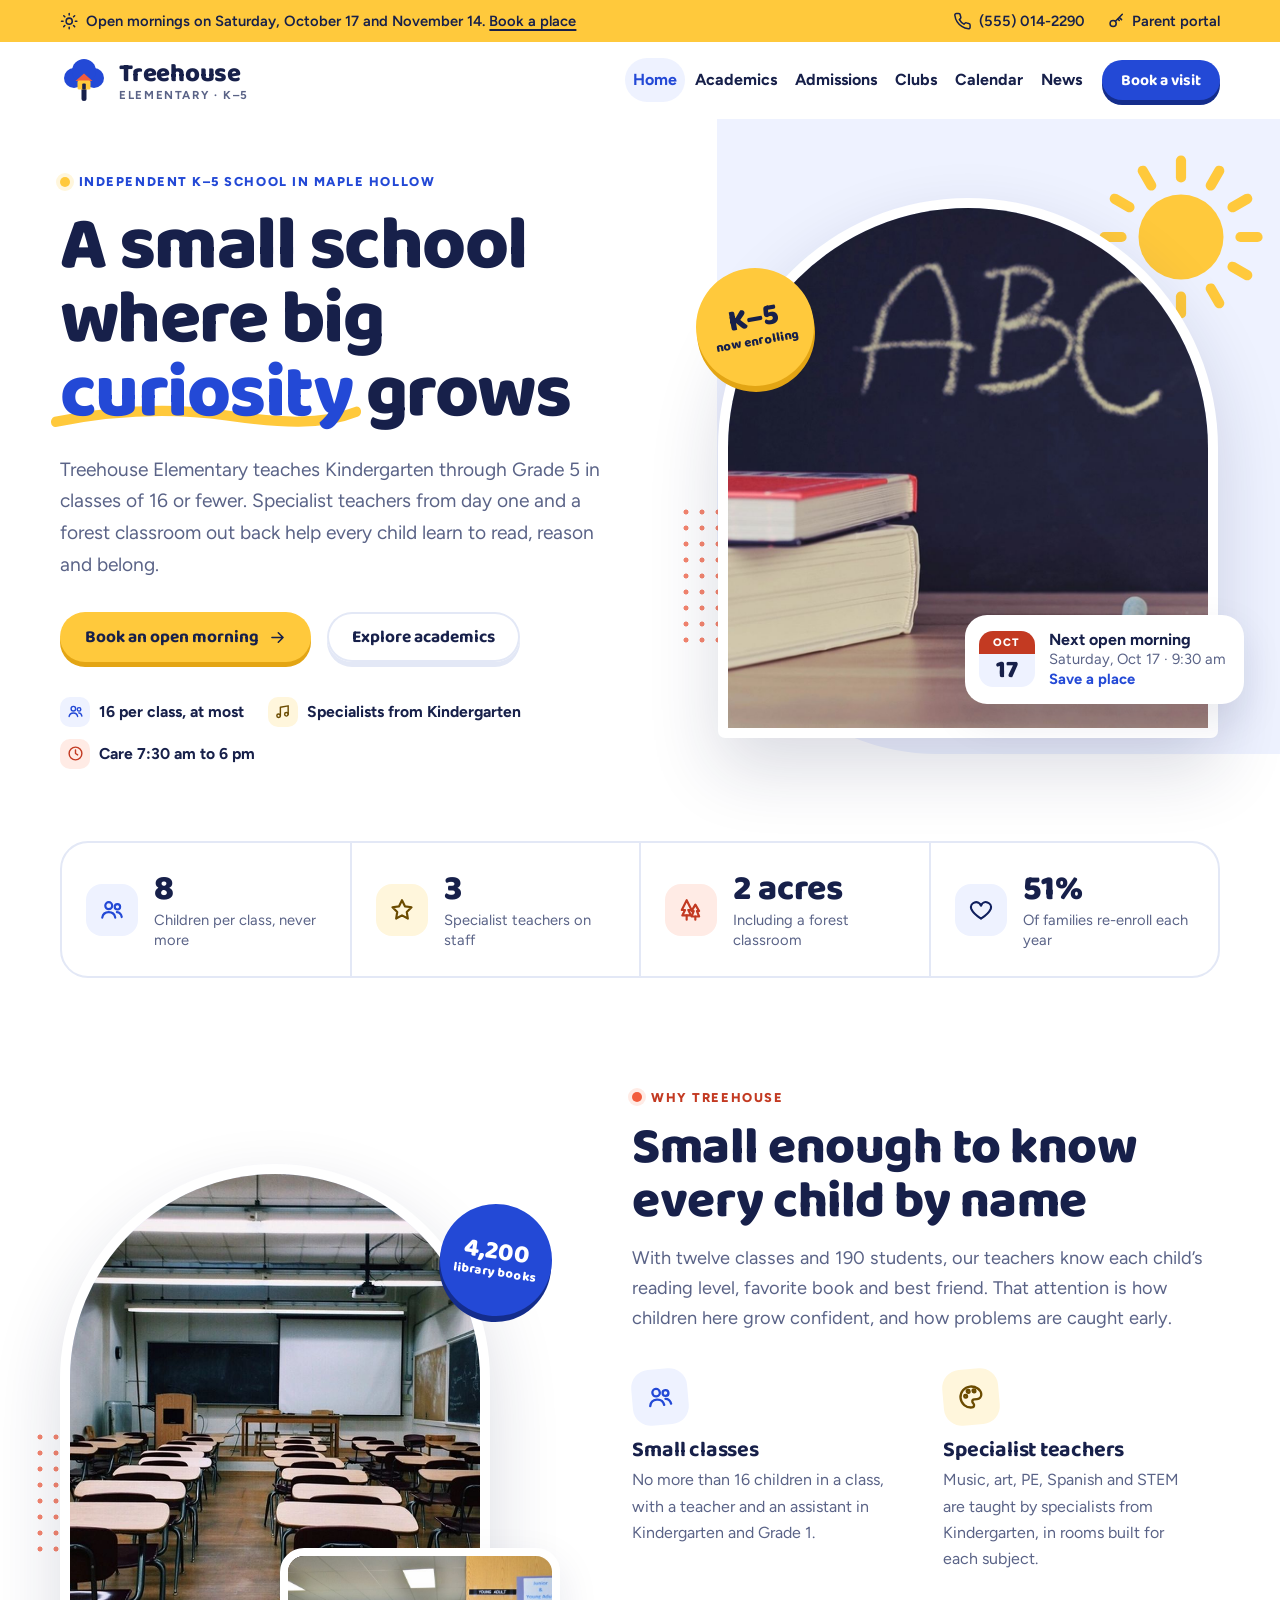
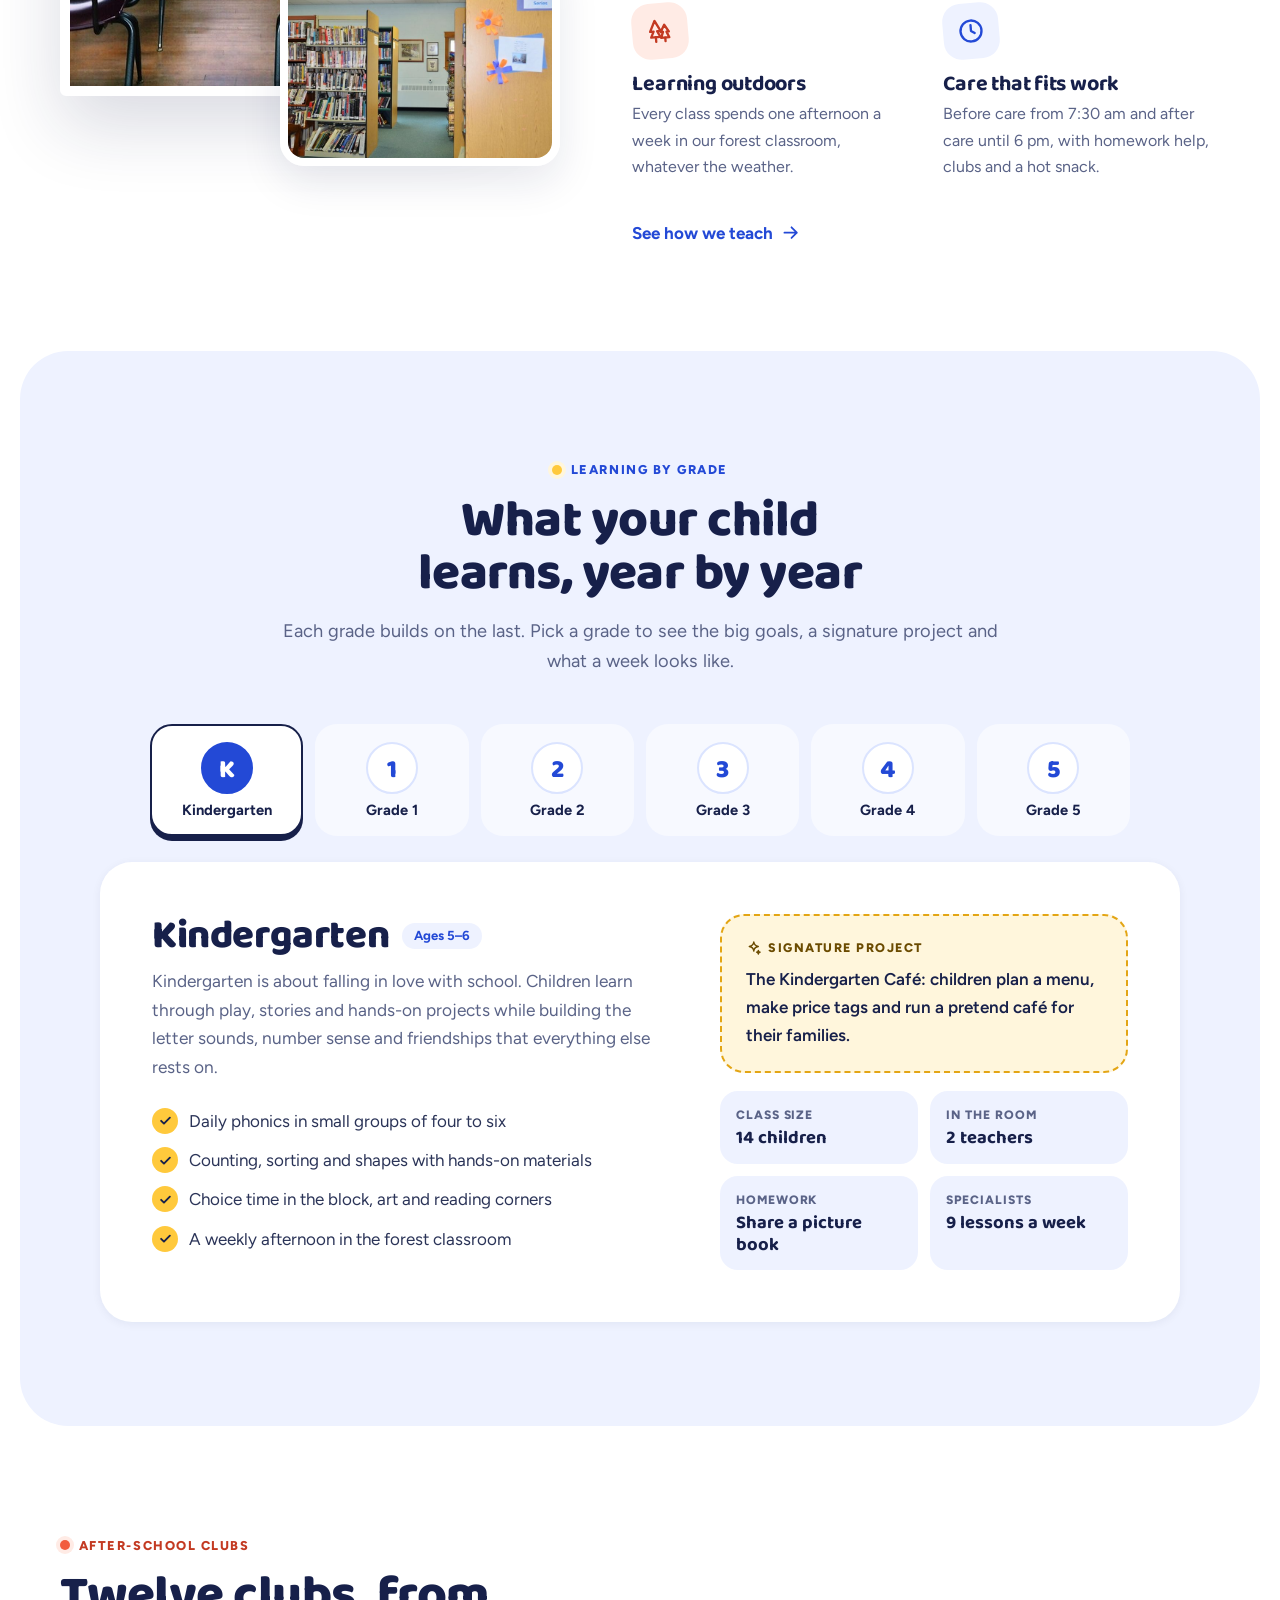
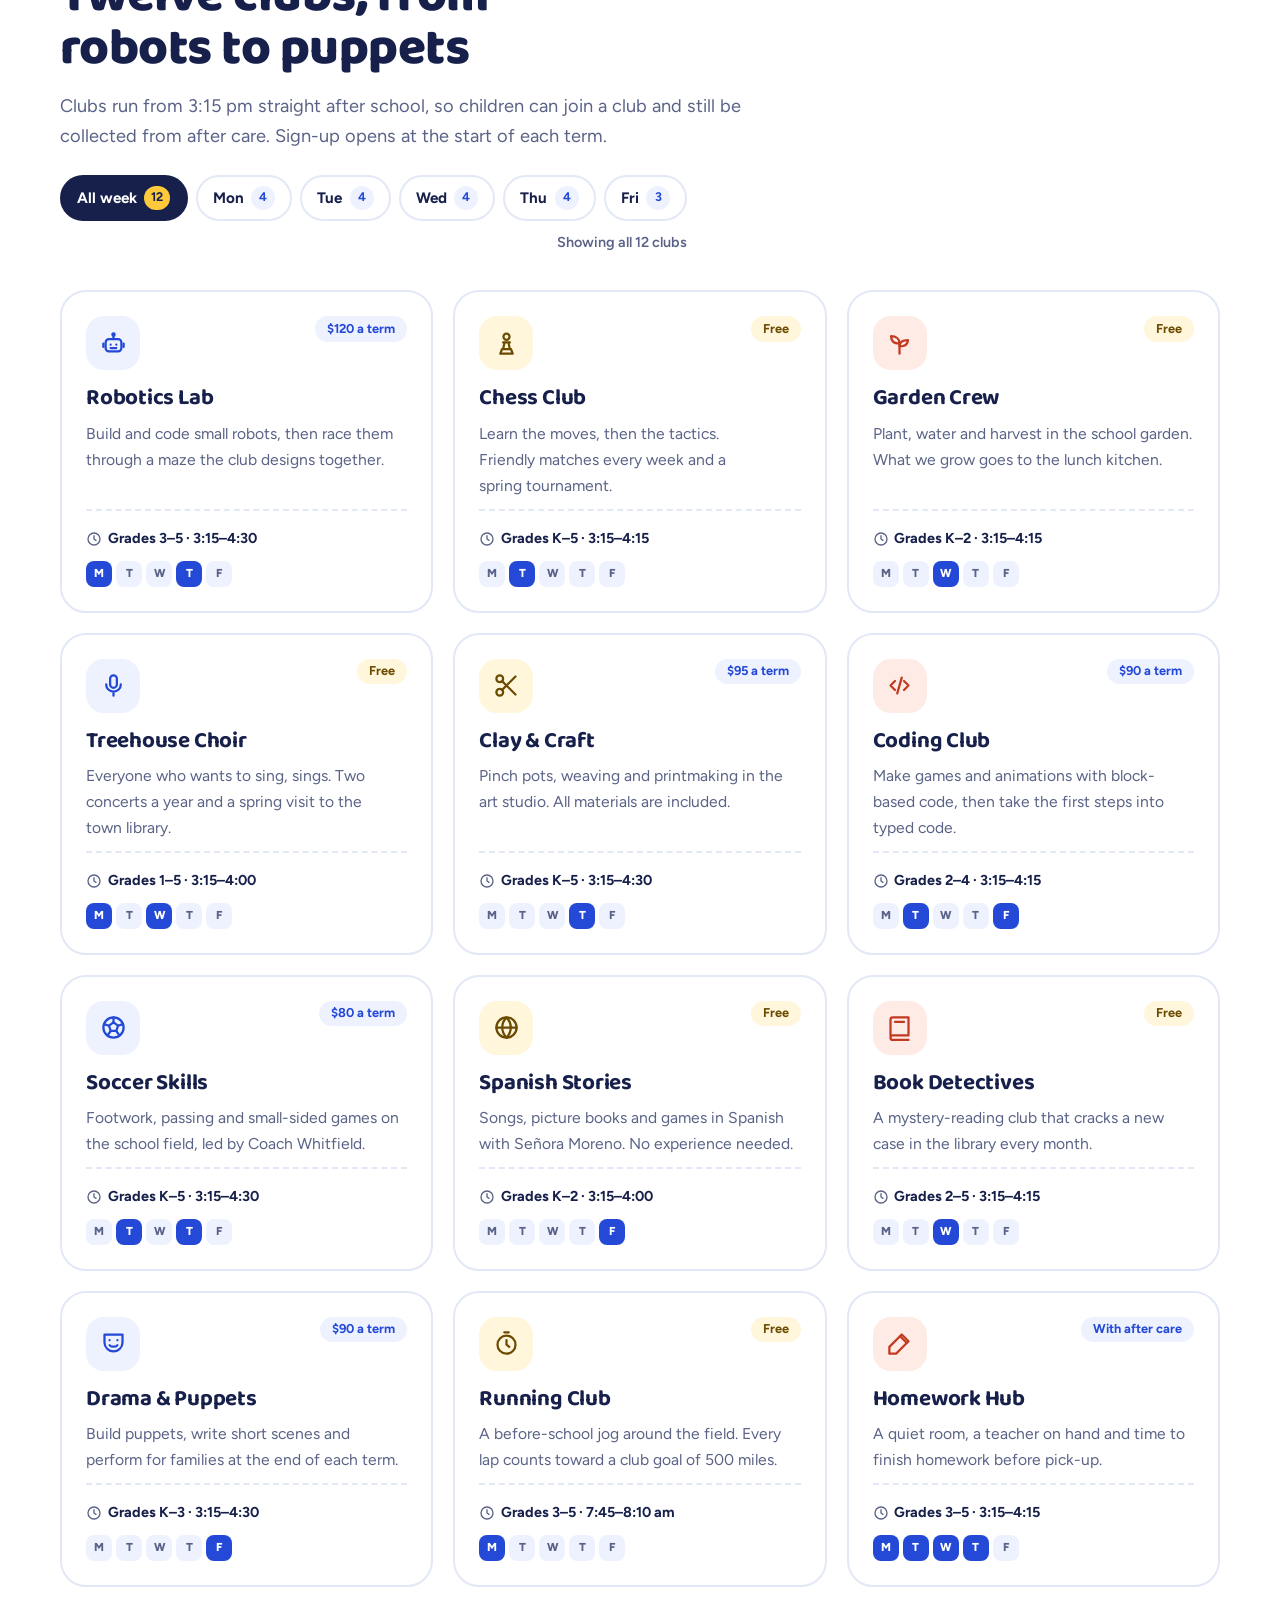
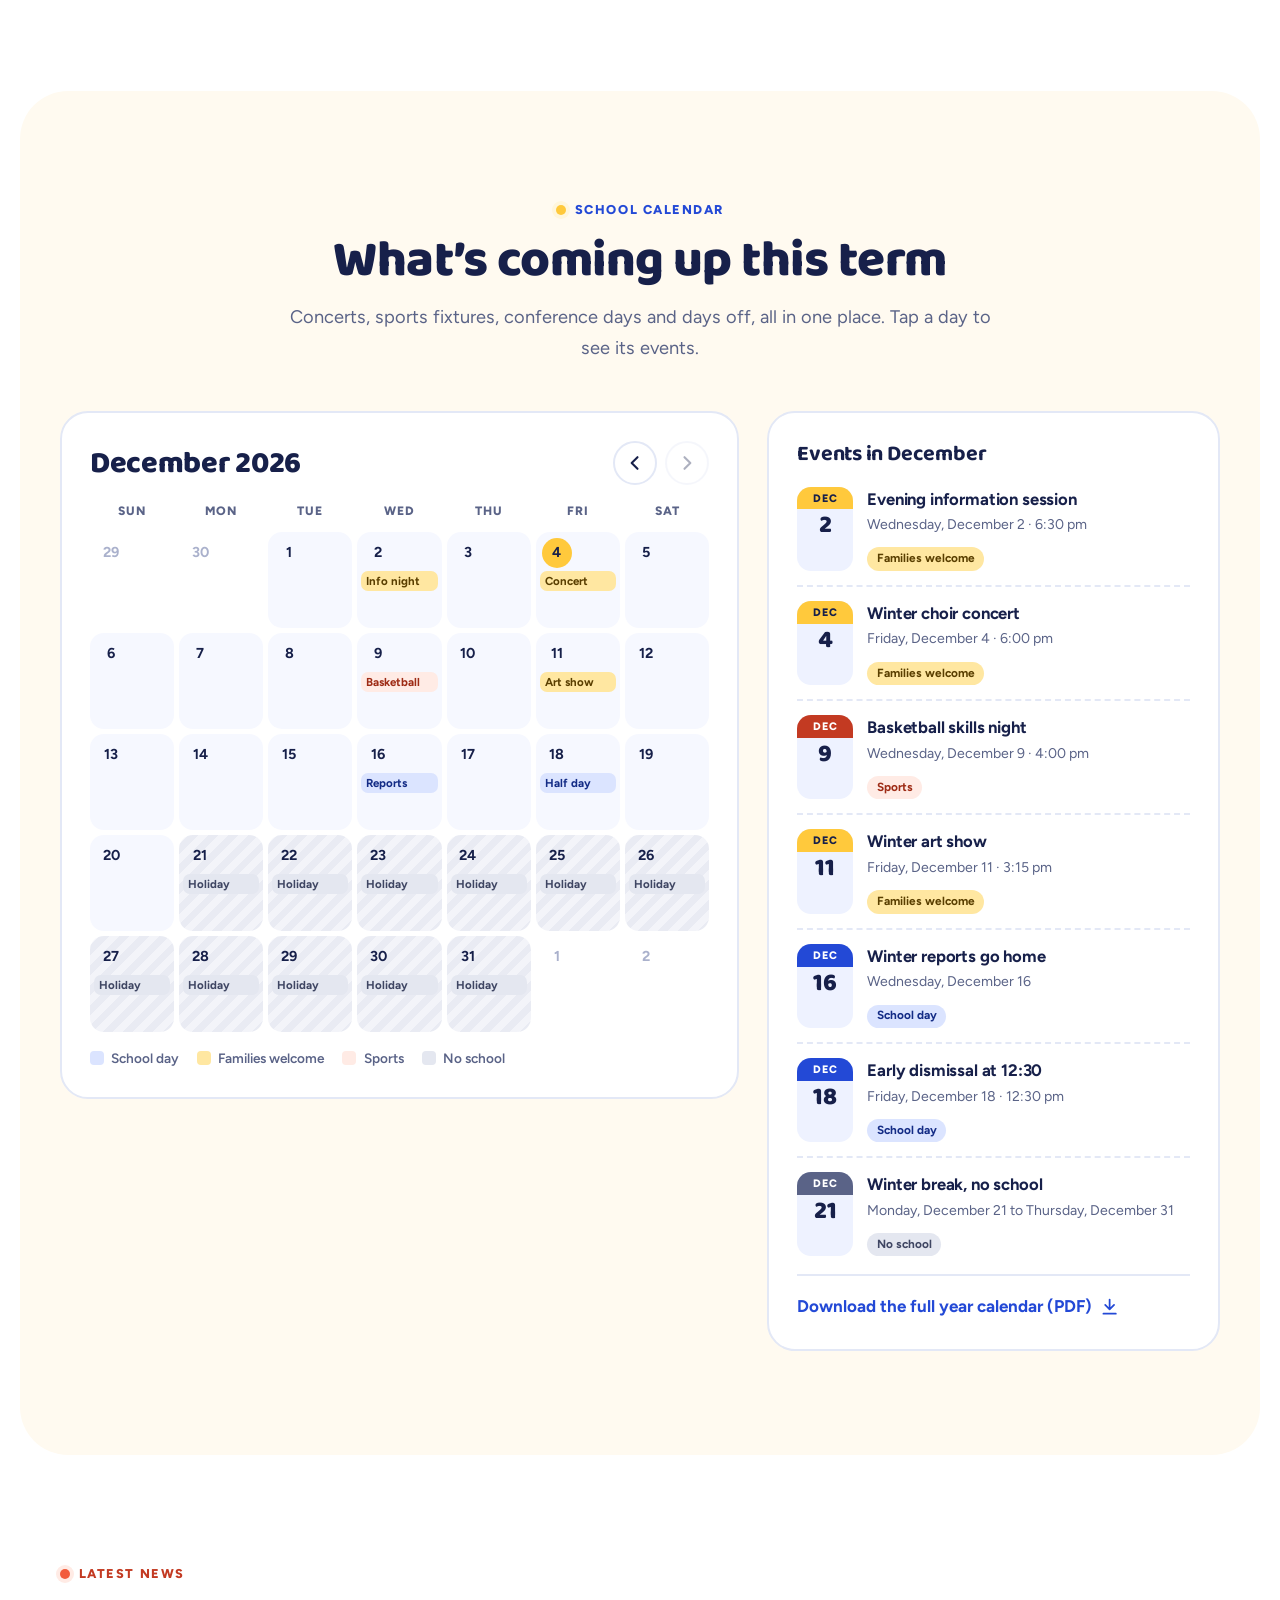
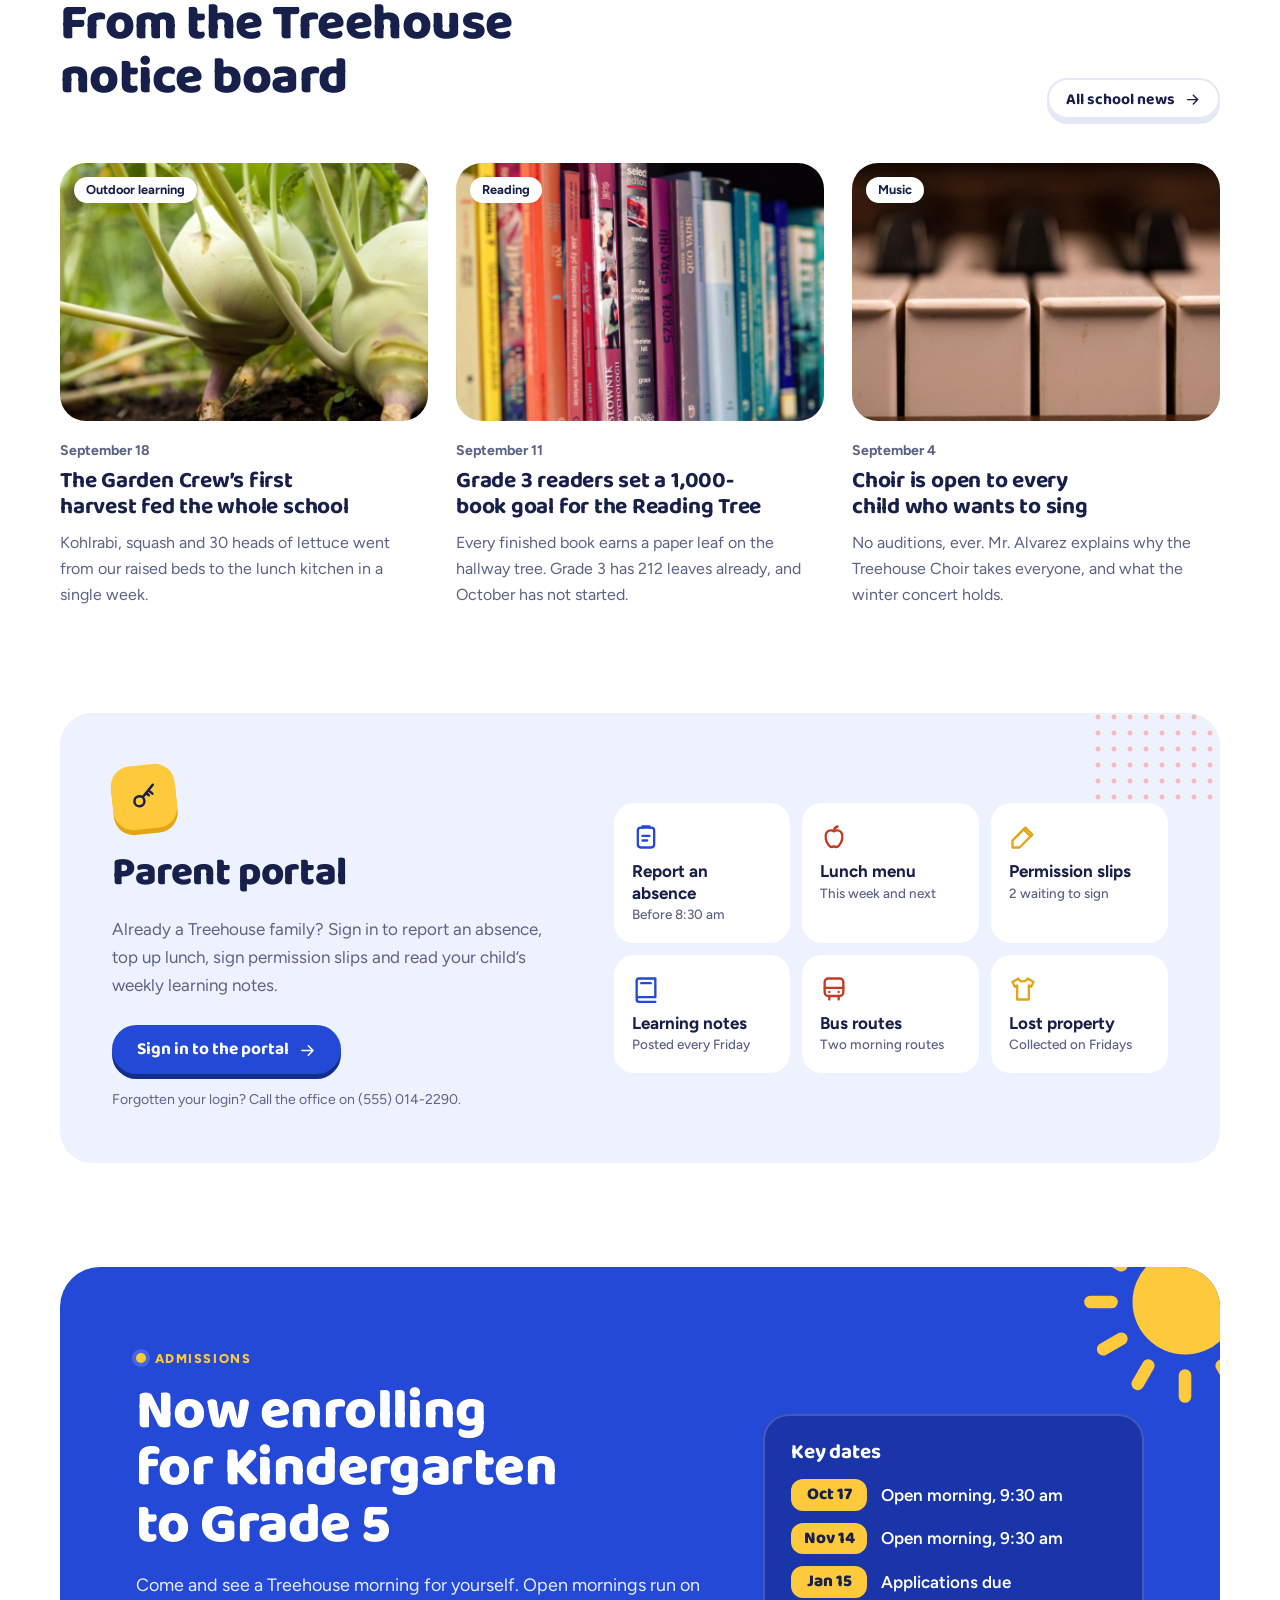
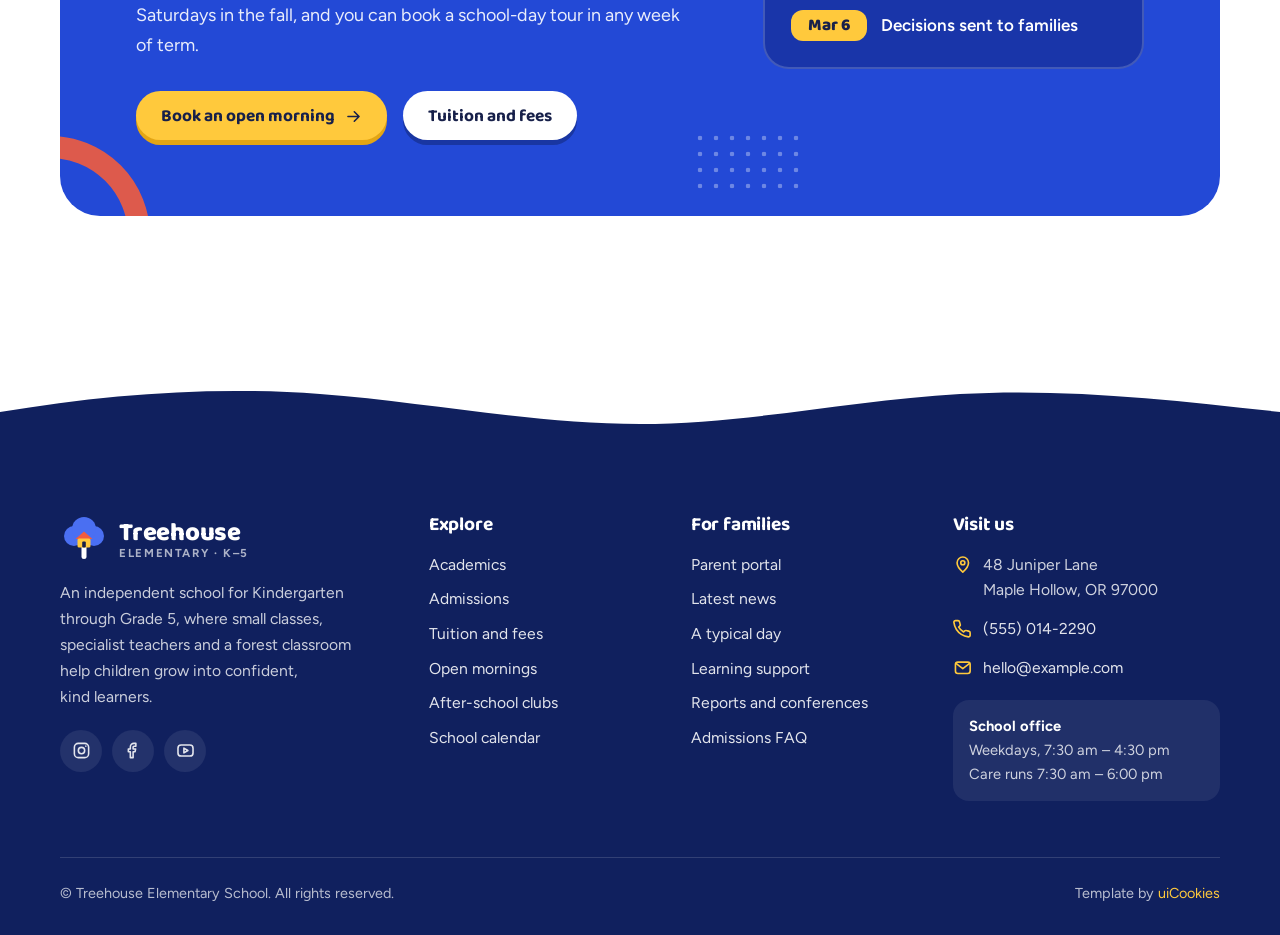
<file: treehouse/index.html>
<!DOCTYPE html>
<html lang="en">
<head>
  <script>document.documentElement.classList.add('js')</script>
  <meta charset="utf-8">
  <meta name="viewport" content="width=device-width, initial-scale=1">
  <title>Treehouse &mdash; Free Kids School Website Template</title>
  <meta name="description" content="Treehouse is a free kids school website template for elementary schools, with grade-by-grade tabs, filterable after-school clubs, an events calendar and admissions pages.">
  <meta name="theme-color" content="#2349d6">
  <link rel="icon" href="data:image/svg+xml,%3Csvg xmlns='http://www.w3.org/2000/svg' viewBox='0 0 48 48'%3E%3Crect x='21.5' y='30' width='5' height='15' rx='2.5' fill='%2317204a'/%3E%3Ccircle cx='14' cy='22' r='10' fill='%232349d6'/%3E%3Ccircle cx='34' cy='22' r='10' fill='%232349d6'/%3E%3Ccircle cx='24' cy='15' r='12' fill='%232349d6'/%3E%3Cpath d='M15.5 25 24 17.5l8.5 7.5z' fill='%23f25c3d'/%3E%3Crect x='17.5' y='24.5' width='13' height='9' rx='1.5' fill='%23ffc93c'/%3E%3C/svg%3E">

  <link rel="preconnect" href="https://fonts.googleapis.com">
  <link rel="preconnect" href="https://fonts.gstatic.com" crossorigin>
  <link href="https://fonts.googleapis.com/css2?family=Baloo+2:wght@500;600;700;800&family=Figtree:ital,wght@0,400;0,500;0,600;0,700;0,800;1,400&display=swap" rel="stylesheet">

  <link rel="stylesheet" href="css/vendor/bootstrap.min.css">
  <link rel="stylesheet" href="css/style.css">
</head>
<body>
  <a class="skip-link" href="#main">Skip to main content</a>

  <!-- Inline SVG icon sprite (referenced with <use href="#i-name">) -->
  <svg class="icon-sprite" aria-hidden="true" focusable="false">
    <symbol id="i-check" viewBox="0 0 24 24"><path d="M5 12.5l4.5 4.5L19 7.5"/></symbol>
    <symbol id="i-arrow" viewBox="0 0 24 24"><path d="M5 12h14M13 6l6 6-6 6"/></symbol>
    <symbol id="i-cal" viewBox="0 0 24 24"><rect x="3.5" y="5" width="17" height="15" rx="3"/><path d="M3.5 10h17M8 3v4M16 3v4"/></symbol>
    <symbol id="i-phone" viewBox="0 0 24 24"><path d="M21 16.9v3a2 2 0 0 1-2.2 2 19.8 19.8 0 0 1-8.6-3.1 19.5 19.5 0 0 1-6-6A19.8 19.8 0 0 1 1.1 4.2 2 2 0 0 1 3.1 2h3a2 2 0 0 1 2 1.7c.1.9.4 1.9.7 2.8a2 2 0 0 1-.5 2.1L7 9.9a16 16 0 0 0 6 6l1.3-1.3a2 2 0 0 1 2.1-.4c.9.3 1.9.6 2.8.7a2 2 0 0 1 1.8 2z"/></symbol>
    <symbol id="i-mail" viewBox="0 0 24 24"><rect x="3" y="5" width="18" height="14" rx="3"/><path d="m4 7 8 6 8-6"/></symbol>
    <symbol id="i-pin" viewBox="0 0 24 24"><path d="M12 21s-7-6.2-7-11.5A7 7 0 0 1 19 9.5C19 14.8 12 21 12 21z"/><circle cx="12" cy="9.5" r="2.5"/></symbol>
    <symbol id="i-clock" viewBox="0 0 24 24"><circle cx="12" cy="12" r="9"/><path d="M12 7v5l3 2"/></symbol>
    <symbol id="i-users" viewBox="0 0 24 24"><circle cx="9" cy="8" r="3.2"/><path d="M3 19c.6-3.3 3-5 6-5s5.4 1.7 6 5"/><circle cx="17" cy="9" r="2.5"/><path d="M16.5 14c2.4.2 4 1.7 4.5 4.5"/></symbol>
    <symbol id="i-music" viewBox="0 0 24 24"><path d="M9 18V6l11-2v12"/><circle cx="6.5" cy="18" r="2.5"/><circle cx="17.5" cy="16" r="2.5"/></symbol>
    <symbol id="i-palette" viewBox="0 0 24 24"><path d="M12 3a9 9 0 1 0 0 18c1.4 0 2-1 2-2 0-1.4-1.2-1.6-1.2-3 0-1 .8-1.8 1.8-1.8H17a4 4 0 0 0 4-4C21 6.4 17 3 12 3z"/><circle cx="7.5" cy="11" r="1.2"/><circle cx="10" cy="7" r="1.2"/><circle cx="15" cy="7" r="1.2"/></symbol>
    <symbol id="i-ball" viewBox="0 0 24 24"><circle cx="12" cy="12" r="9"/><path d="m12 7.5 4 2.9-1.5 4.7h-5L8 10.4z"/><path d="M12 3v4.5M16 10.4l4.3-1.4M14.5 15.1l2.6 3.7M9.5 15.1l-2.6 3.7M8 10.4 3.7 9"/></symbol>
    <symbol id="i-flask" viewBox="0 0 24 24"><path d="M9 3h6M10 3v6l-5.5 9.5A1.7 1.7 0 0 0 6 21h12a1.7 1.7 0 0 0 1.5-2.5L14 9V3"/><path d="M7.5 15h9"/></symbol>
    <symbol id="i-globe" viewBox="0 0 24 24"><circle cx="12" cy="12" r="9"/><path d="M3 12h18M12 3c2.5 2.6 3.8 5.6 3.8 9s-1.3 6.4-3.8 9c-2.5-2.6-3.8-5.6-3.8-9S9.5 5.6 12 3z"/></symbol>
    <symbol id="i-book" viewBox="0 0 24 24"><path d="M4 19.5V5a2 2 0 0 1 2-2h14v16H6a2 2 0 0 0-2 2 2 2 0 0 0 2 2h14"/><path d="M8 7h8"/></symbol>
    <symbol id="i-sun" viewBox="0 0 24 24"><circle cx="12" cy="12" r="4"/><path d="M12 2v2M12 20v2M4.9 4.9l1.4 1.4M17.7 17.7l1.4 1.4M2 12h2M20 12h2M4.9 19.1l1.4-1.4M17.7 6.3l1.4-1.4"/></symbol>
    <symbol id="i-key" viewBox="0 0 24 24"><circle cx="8" cy="15" r="4"/><path d="m11 12 9-9M16 7l3 3M14 9l2 2"/></symbol>
    <symbol id="i-heart" viewBox="0 0 24 24"><path d="M12 20s-7-4.4-9-9a4.6 4.6 0 0 1 9-3 4.6 4.6 0 0 1 9 3c-2 4.6-9 9-9 9z"/></symbol>
    <symbol id="i-bus" viewBox="0 0 24 24"><rect x="4" y="3" width="16" height="15" rx="3"/><path d="M4 11h16M8 21v-3M16 21v-3M8 14.5h.01M16 14.5h.01"/></symbol>
    <symbol id="i-apple" viewBox="0 0 24 24"><path d="M12 7c-1.5-1-5-1.3-6.5 1.5S5 16 7.5 19c1.3 1.6 2.8 2 4.5 1 1.7 1 3.2.6 4.5-1 2.5-3 3.5-7.7 2-10.5S13.5 6 12 7z"/><path d="M12 7c0-2 1-3.5 3-4"/></symbol>
    <symbol id="i-shirt" viewBox="0 0 24 24"><path d="M8 3 3 6l2 4 2-1v12h10V9l2 1 2-4-5-3c-.5 1.5-2 2.5-4 2.5S8.5 4.5 8 3z"/></symbol>
    <symbol id="i-edit" viewBox="0 0 24 24"><path d="M14 4l6 6L9 21H3v-6z"/><path d="m12.5 5.5 6 6"/></symbol>
    <symbol id="i-pawn" viewBox="0 0 24 24"><circle cx="12" cy="6" r="2.7"/><path d="M9 11h6M10.3 11 9 17h6l-1.3-6M6.5 21h11L16 17H8z"/></symbol>
    <symbol id="i-robot" viewBox="0 0 24 24"><rect x="5" y="8" width="14" height="11" rx="3"/><path d="M12 8V5M9.5 13h.01M14.5 13h.01M9.5 16h5M3 12v3M21 12v3"/><circle cx="12" cy="4" r="1"/></symbol>
    <symbol id="i-code" viewBox="0 0 24 24"><path d="m8 8-4 4 4 4M16 8l4 4-4 4M14 5l-4 14"/></symbol>
    <symbol id="i-mask" viewBox="0 0 24 24"><path d="M4 4h16v7a8 8 0 0 1-16 0z"/><path d="M8.5 9h.01M15.5 9h.01M8.5 13.5c1.8 1.8 5.2 1.8 7 0"/></symbol>
    <symbol id="i-timer" viewBox="0 0 24 24"><circle cx="12" cy="13" r="8"/><path d="M12 9v4l2.5 2M10 2h4"/></symbol>
    <symbol id="i-mic" viewBox="0 0 24 24"><rect x="9" y="3" width="6" height="11" rx="3"/><path d="M5.5 11a6.5 6.5 0 0 0 13 0M12 17.5V21"/></symbol>
    <symbol id="i-scissors" viewBox="0 0 24 24"><circle cx="6" cy="6" r="3"/><circle cx="6" cy="18" r="3"/><path d="M8.1 8.1 20 20M8.1 15.9 20 4"/></symbol>
    <symbol id="i-sprout" viewBox="0 0 24 24"><path d="M12 21v-9"/><path d="M12 12C12 8 9 5.5 4.5 5.5 4.5 10 7.5 12 12 12z"/><path d="M12 14.5c0-3.2 2.4-5.5 7.5-5.5 0 3.8-3 5.5-7.5 5.5z"/></symbol>
    <symbol id="i-chev-l" viewBox="0 0 24 24"><path d="m15 5-7 7 7 7"/></symbol>
    <symbol id="i-chev-r" viewBox="0 0 24 24"><path d="m9 5 7 7-7 7"/></symbol>
    <symbol id="i-plus" viewBox="0 0 24 24"><path d="M12 5v14M5 12h14"/></symbol>
    <symbol id="i-minus" viewBox="0 0 24 24"><path d="M5 12h14"/></symbol>
    <symbol id="i-home" viewBox="0 0 24 24"><path d="M3 11 12 3l9 8M5 9.5V21h14V9.5"/><path d="M10 21v-6h4v6"/></symbol>
    <symbol id="i-chart" viewBox="0 0 24 24"><path d="M4 20V4M4 20h16"/><path d="M8 16v-4M12 16V8M16 16v-6"/></symbol>
    <symbol id="i-clipboard" viewBox="0 0 24 24"><rect x="5" y="4" width="14" height="17" rx="2.5"/><path d="M9 4V3h6v1M9 11h6M9 15h4"/></symbol>
    <symbol id="i-wallet" viewBox="0 0 24 24"><rect x="3" y="6" width="18" height="14" rx="3"/><path d="M3 10h18M16 15h2"/></symbol>
    <symbol id="i-shield" viewBox="0 0 24 24"><path d="M12 3 4.5 6v5.5c0 4.6 3.2 8.2 7.5 9.5 4.3-1.3 7.5-4.9 7.5-9.5V6z"/><path d="m9 12 2 2 4-4"/></symbol>
    <symbol id="i-chat" viewBox="0 0 24 24"><path d="M20 15a3 3 0 0 1-3 3H9l-5 3.5V6a3 3 0 0 1 3-3h10a3 3 0 0 1 3 3z"/></symbol>
    <symbol id="i-trees" viewBox="0 0 24 24"><path d="M8 21v-4M16 21v-3"/><path d="M8 3 3.5 12h3L4 17h8l-2.5-5h3z"/><path d="M16 7l-3.5 6h2l-2 5h7l-2-5h2z"/></symbol>
    <symbol id="i-star" viewBox="0 0 24 24"><path d="m12 3 2.7 5.6 6.1.9-4.4 4.3 1 6.1L12 17l-5.4 2.9 1-6.1L3.2 9.5l6.1-.9z"/></symbol>
    <symbol id="i-bulb" viewBox="0 0 24 24"><path d="M9 18h6M10 21h4M12 3a6 6 0 0 0-3.5 10.9c.6.5 1 1.2 1 2.1h5c0-.9.4-1.6 1-2.1A6 6 0 0 0 12 3z"/></symbol>
    <symbol id="i-cap" viewBox="0 0 24 24"><path d="m2 9 10-5 10 5-10 5z"/><path d="M6 11v5c3 2.5 9 2.5 12 0v-5M22 9v5"/></symbol>
    <symbol id="i-download" viewBox="0 0 24 24"><path d="M12 4v11M7 10l5 5 5-5M5 20h14"/></symbol>
    <symbol id="i-target" viewBox="0 0 24 24"><circle cx="12" cy="12" r="9"/><circle cx="12" cy="12" r="5"/><circle cx="12" cy="12" r="1"/></symbol>
    <symbol id="i-eye" viewBox="0 0 24 24"><path d="M2 12s3.6-7 10-7 10 7 10 7-3.6 7-10 7S2 12 2 12z"/><circle cx="12" cy="12" r="3"/></symbol>
    <symbol id="i-folder" viewBox="0 0 24 24"><path d="M3 7a2 2 0 0 1 2-2h4l2 2h8a2 2 0 0 1 2 2v9a2 2 0 0 1-2 2H5a2 2 0 0 1-2-2z"/></symbol>
    <symbol id="i-spark" viewBox="0 0 24 24"><path d="M12 3c.6 4.6 2.4 6.4 7 7-4.6.6-6.4 2.4-7 7-.6-4.6-2.4-6.4-7-7 4.6-.6 6.4-2.4 7-7z"/><path d="M19 16c.3 1.8 1 2.6 2.8 2.8-1.8.3-2.5 1-2.8 2.8-.3-1.8-1-2.5-2.8-2.8 1.8-.2 2.5-1 2.8-2.8z"/></symbol>
    <symbol id="i-swipe" viewBox="0 0 24 24"><path d="M4 12h16M8 8l-4 4 4 4M16 8l4 4-4 4"/></symbol>
    <symbol id="i-puzzle" viewBox="0 0 24 24"><path d="M5 8h3.5a2.5 2.5 0 1 1 5 0H17v3.5a2.5 2.5 0 1 1 0 5V20H5z"/></symbol>
    <symbol id="i-camera" viewBox="0 0 24 24"><rect x="3" y="3" width="18" height="18" rx="5"/><circle cx="12" cy="12" r="4"/><path d="M17.5 6.5h.01"/></symbol>
    <symbol id="i-fb" viewBox="0 0 24 24"><path d="M15 3h-2.5A4.5 4.5 0 0 0 8 7.5V10H5.5v3.5H8V21h3.5v-7.5H14l.7-3.5h-3.2V7.8c0-.6.5-1.1 1.1-1.1H15z"/></symbol>
    <symbol id="i-play" viewBox="0 0 24 24"><rect x="2.5" y="5" width="19" height="14" rx="4"/><path d="m10 9 5 3-5 3z"/></symbol>
  </svg>

  <!-- ============================ ANNOUNCEMENT ============================ -->
  <div class="announce">
    <div class="container">
      <p>
        <svg class="ico" aria-hidden="true"><use href="#i-sun"/></svg>
        <span>Open mornings on Saturday, October 17 and November 14. <a href="admissions.html#open-days">Book a place</a></span>
      </p>
      <div class="announce-meta">
        <a href="tel:+15550142290"><svg class="ico" aria-hidden="true"><use href="#i-phone"/></svg>(555) 014-2290</a>
        <a href="index.html#portal"><svg class="ico" aria-hidden="true"><use href="#i-key"/></svg>Parent portal</a>
      </div>
    </div>
  </div>

  <!-- ============================ HEADER ============================ -->
  <header class="site-header">
    <nav class="navbar navbar-expand-lg" aria-label="Primary">
      <div class="container">
        <a class="brand" href="index.html" aria-label="Treehouse Elementary School — home">
          <svg class="brand-mark" viewBox="0 0 48 48" aria-hidden="true">
            <rect class="bm-trunk" x="21.5" y="30" width="5" height="15" rx="2.5"/>
            <circle class="bm-canopy" cx="14" cy="22" r="10"/>
            <circle class="bm-canopy" cx="34" cy="22" r="10"/>
            <circle class="bm-canopy" cx="24" cy="15" r="12"/>
            <path class="bm-roof" d="M15.5 25 24 17.5l8.5 7.5z"/>
            <rect class="bm-house" x="17.5" y="24.5" width="13" height="9" rx="1.5"/>
            <rect class="bm-door" x="22.2" y="27.5" width="3.6" height="6" rx="1"/>
          </svg>
          <span class="brand-text">
            <span class="brand-name">Treehouse</span>
            <span class="brand-sub">Elementary &middot; K&ndash;5</span>
          </span>
        </a>

        <button class="navbar-toggler" type="button" data-bs-toggle="collapse" data-bs-target="#primary-nav" aria-controls="primary-nav" aria-expanded="false" aria-label="Open the menu">
          <span class="toggler-bar"></span>
          <span class="toggler-bar"></span>
          <span class="toggler-bar"></span>
        </button>

        <div class="collapse navbar-collapse" id="primary-nav">
          <ul class="navbar-nav nav-menu ms-auto align-items-lg-center">
            <li class="nav-item"><a class="nav-link" aria-current="page" href="index.html">Home</a></li>
            <li class="nav-item"><a class="nav-link" href="academics.html">Academics</a></li>
            <li class="nav-item"><a class="nav-link" href="admissions.html">Admissions</a></li>
            <li class="nav-item"><a class="nav-link" href="index.html#clubs">Clubs</a></li>
            <li class="nav-item"><a class="nav-link" href="index.html#calendar">Calendar</a></li>
            <li class="nav-item"><a class="nav-link" href="index.html#news">News</a></li>
            <li class="nav-item"><a class="btn-pop btn-pop-sm nav-cta" href="admissions.html#open-days">Book a visit</a></li>
          </ul>
        </div>
      </div>
    </nav>
  </header>

  <main id="main">

    <!-- ============================ HERO ============================ -->
    <section class="hero" aria-labelledby="hero-title">
      <div class="container">
        <div class="hero-grid">
          <div class="hero-copy">
            <span class="kicker reveal">Independent K&ndash;5 school in Maple Hollow</span>
            <h1 id="hero-title" class="reveal d1">A small school where big <span class="scribble">curiosity<svg viewBox="0 0 300 20" preserveAspectRatio="none" aria-hidden="true"><path d="M4 14C60 5 118 3 170 9s92 8 126-3" fill="none" stroke="currentColor" stroke-width="8" stroke-linecap="round"/></svg></span> grows</h1>
            <p class="hero-lead reveal d2">Treehouse Elementary teaches Kindergarten through Grade 5 in classes of 16 or fewer. Specialist teachers from day one and a forest classroom out back help every child learn to read, reason and belong.</p>
            <div class="hero-actions reveal d2">
              <a class="btn-pop btn-pop-sun" href="admissions.html#open-days">Book an open morning <svg class="ico" aria-hidden="true"><use href="#i-arrow"/></svg></a>
              <a class="btn-pop btn-pop-line" href="academics.html">Explore academics</a>
            </div>
            <ul class="hero-points reveal d3">
              <li><span class="dot"><svg class="ico" aria-hidden="true"><use href="#i-users"/></svg></span>16 per class, at most</li>
              <li><span class="dot"><svg class="ico" aria-hidden="true"><use href="#i-music"/></svg></span>Specialists from Kindergarten</li>
              <li><span class="dot"><svg class="ico" aria-hidden="true"><use href="#i-clock"/></svg></span>Care 7:30 am to 6 pm</li>
            </ul>
          </div>

          <div class="hero-visual reveal d1">
            <div class="shape shape-sun" aria-hidden="true"><svg viewBox="0 0 200 200"><g fill="currentColor"><circle cx="100" cy="100" r="50"/><rect x="94" y="4" width="12" height="32" rx="6" transform="rotate(0 100 100)"/><rect x="94" y="4" width="12" height="32" rx="6" transform="rotate(30 100 100)"/><rect x="94" y="4" width="12" height="32" rx="6" transform="rotate(60 100 100)"/><rect x="94" y="4" width="12" height="32" rx="6" transform="rotate(90 100 100)"/><rect x="94" y="4" width="12" height="32" rx="6" transform="rotate(120 100 100)"/><rect x="94" y="4" width="12" height="32" rx="6" transform="rotate(150 100 100)"/><rect x="94" y="4" width="12" height="32" rx="6" transform="rotate(180 100 100)"/><rect x="94" y="4" width="12" height="32" rx="6" transform="rotate(210 100 100)"/><rect x="94" y="4" width="12" height="32" rx="6" transform="rotate(240 100 100)"/><rect x="94" y="4" width="12" height="32" rx="6" transform="rotate(270 100 100)"/><rect x="94" y="4" width="12" height="32" rx="6" transform="rotate(300 100 100)"/><rect x="94" y="4" width="12" height="32" rx="6" transform="rotate(330 100 100)"/></g></svg></div>
            <div class="shape shape-dots" aria-hidden="true"></div>
            <div class="arch">
              <img src="img/hero.jpg" alt="Chalkboard with the letters ABC written in chalk above a stack of books" width="1000" height="1080" fetchpriority="high">
            </div>
            <div class="sticker" aria-hidden="true"><div><strong>K&ndash;5</strong><span>now enrolling</span></div></div>
            <div class="float-card">
              <span class="date-chip" aria-hidden="true"><span class="m">Oct</span><span class="d">17</span></span>
              <p><strong>Next open morning</strong><span class="nowrap">Saturday, Oct 17 &middot; 9:30 am</span><br><a href="admissions.html#open-days">Save a place</a></p>
            </div>
          </div>
        </div>
      </div>
    </section>

    <!-- ============================ FACTS ============================ -->
    <section class="section-facts" aria-label="Treehouse at a glance">
      <div class="container">
        <div class="facts reveal">
          <div class="fact">
            <span class="fact-ico" aria-hidden="true"><svg class="ico"><use href="#i-users"/></svg></span>
            <div><div class="fact-num"><span data-count="16">16</span></div><div class="fact-label">Children per class, never more</div></div>
          </div>
          <div class="fact">
            <span class="fact-ico" aria-hidden="true"><svg class="ico"><use href="#i-star"/></svg></span>
            <div><div class="fact-num"><span data-count="6">6</span></div><div class="fact-label">Specialist teachers on staff</div></div>
          </div>
          <div class="fact">
            <span class="fact-ico" aria-hidden="true"><svg class="ico"><use href="#i-trees"/></svg></span>
            <div><div class="fact-num"><span data-count="4">4</span> acres</div><div class="fact-label">Including a forest classroom</div></div>
          </div>
          <div class="fact">
            <span class="fact-ico" aria-hidden="true"><svg class="ico"><use href="#i-heart"/></svg></span>
            <div><div class="fact-num"><span data-count="96" data-suffix="%">96%</span></div><div class="fact-label">Of families re-enroll each year</div></div>
          </div>
        </div>
      </div>
    </section>

    <!-- ============================ WHY TREEHOUSE ============================ -->
    <section class="section" id="why" aria-labelledby="why-title">
      <div class="container">
        <div class="why-grid">
          <div class="why-media reveal">
            <div class="shape shape-dots" aria-hidden="true"></div>
            <div class="arch">
              <img src="img/why-classroom.jpg" alt="A bright classroom with rows of desks facing a chalkboard" width="760" height="940" loading="lazy">
            </div>
            <div class="inset">
              <img src="img/why-library.jpg" alt="School library with tall bookshelves and paper flowers on the door" width="720" height="560" loading="lazy">
            </div>
            <div class="sticker" aria-hidden="true"><div><strong>4,200</strong><span>library books</span></div></div>
          </div>

          <div class="why-copy">
            <span class="kicker kicker-tomato reveal">Why Treehouse</span>
            <h2 id="why-title" class="section-title reveal d1">Small enough to know every child by name</h2>
            <p class="section-lead reveal d1">With twelve classes and 190 students, our teachers know each child&rsquo;s reading level, favorite book and best friend. That attention is how children here grow confident, and how problems are caught early.</p>

            <div class="feature-grid">
              <div class="feature reveal">
                <div class="feature-ico"><svg class="ico" aria-hidden="true"><use href="#i-users"/></svg></div>
                <h3>Small classes</h3>
                <p>No more than 16 children in a class, with a teacher and an assistant in Kindergarten and Grade 1.</p>
              </div>
              <div class="feature reveal d1">
                <div class="feature-ico sun"><svg class="ico" aria-hidden="true"><use href="#i-palette"/></svg></div>
                <h3>Specialist teachers</h3>
                <p>Music, art, PE, Spanish and STEM are taught by specialists from Kindergarten, in rooms built for each subject.</p>
              </div>
              <div class="feature reveal">
                <div class="feature-ico tomato"><svg class="ico" aria-hidden="true"><use href="#i-trees"/></svg></div>
                <h3>Learning outdoors</h3>
                <p>Every class spends one afternoon a week in our forest classroom, whatever the weather.</p>
              </div>
              <div class="feature reveal d1">
                <div class="feature-ico"><svg class="ico" aria-hidden="true"><use href="#i-clock"/></svg></div>
                <h3>Care that fits work</h3>
                <p>Before care from 7:30 am and after care until 6 pm, with homework help, clubs and a hot snack.</p>
              </div>
            </div>

            <a class="text-link reveal" href="academics.html">See how we teach <svg class="ico" aria-hidden="true"><use href="#i-arrow"/></svg></a>
          </div>
        </div>
      </div>
    </section>

    <!-- ============================ LEARNING BY GRADE ============================ -->
    <section class="section band band-sky" id="grades" aria-labelledby="grades-title">
      <div class="container">
        <div class="section-head center">
          <span class="kicker reveal">Learning by grade</span>
          <h2 id="grades-title" class="section-title reveal d1">What your child learns, year by year</h2>
          <p class="section-lead reveal d1">Each grade builds on the last. Pick a grade to see the big goals, a signature project and what a week looks like.</p>
        </div>

        <div data-tabs>
          <div class="grade-tabs js-only" role="tablist" aria-label="Choose a grade">
            <button class="grade-tab" type="button" role="tab" id="tab-k" aria-controls="grade-k" aria-selected="true" data-hue="blue"><span class="num" aria-hidden="true">K</span>Kindergarten</button>
            <button class="grade-tab" type="button" role="tab" id="tab-1" aria-controls="grade-1" aria-selected="false" tabindex="-1" data-hue="sun"><span class="num" aria-hidden="true">1</span>Grade 1</button>
            <button class="grade-tab" type="button" role="tab" id="tab-2" aria-controls="grade-2" aria-selected="false" tabindex="-1" data-hue="tomato"><span class="num" aria-hidden="true">2</span>Grade 2</button>
            <button class="grade-tab" type="button" role="tab" id="tab-3" aria-controls="grade-3" aria-selected="false" tabindex="-1" data-hue="blue"><span class="num" aria-hidden="true">3</span>Grade 3</button>
            <button class="grade-tab" type="button" role="tab" id="tab-4" aria-controls="grade-4" aria-selected="false" tabindex="-1" data-hue="sun"><span class="num" aria-hidden="true">4</span>Grade 4</button>
            <button class="grade-tab" type="button" role="tab" id="tab-5" aria-controls="grade-5" aria-selected="false" tabindex="-1" data-hue="tomato"><span class="num" aria-hidden="true">5</span>Grade 5</button>
          </div>

          <div class="grade-panel" id="grade-k">
            <div>
              <h3>Kindergarten <span class="pill">Ages 5&ndash;6</span></h3>
              <p class="lead-copy">Kindergarten is about falling in love with school. Children learn through play, stories and hands-on projects while building the letter sounds, number sense and friendships that everything else rests on.</p>
              <ul class="check-list">
                <li><span class="tick"><svg class="ico" aria-hidden="true"><use href="#i-check"/></svg></span>Daily phonics in small groups of four to six</li>
                <li><span class="tick"><svg class="ico" aria-hidden="true"><use href="#i-check"/></svg></span>Counting, sorting and shapes with hands-on materials</li>
                <li><span class="tick"><svg class="ico" aria-hidden="true"><use href="#i-check"/></svg></span>Choice time in the block, art and reading corners</li>
                <li><span class="tick"><svg class="ico" aria-hidden="true"><use href="#i-check"/></svg></span>A weekly afternoon in the forest classroom</li>
              </ul>
            </div>
            <div class="grade-side">
              <div class="project-card">
                <h4><svg class="ico" aria-hidden="true"><use href="#i-spark"/></svg>Signature project</h4>
                <p>The Kindergarten Caf&eacute;: children plan a menu, make price tags and run a pretend caf&eacute; for their families.</p>
              </div>
              <dl class="snapshot">
                <div><dt>Class size</dt><dd>14 children</dd></div>
                <div><dt>In the room</dt><dd>2 teachers</dd></div>
                <div><dt>Homework</dt><dd>Share a picture book</dd></div>
                <div><dt>Specialists</dt><dd>9 lessons a week</dd></div>
              </dl>
            </div>
          </div>

          <div class="grade-panel" id="grade-1">
            <div>
              <h3>Grade 1 <span class="pill pill-sun">Ages 6&ndash;7</span></h3>
              <p class="lead-copy">In Grade 1, reading clicks. Children move from sounding out words to reading short books on their own, write their first stories and learn addition and subtraction through games and real problems.</p>
              <ul class="check-list">
                <li><span class="tick"><svg class="ico" aria-hidden="true"><use href="#i-check"/></svg></span>Guided reading with books matched to each child</li>
                <li><span class="tick"><svg class="ico" aria-hidden="true"><use href="#i-check"/></svg></span>Writer&rsquo;s workshop: stories with a beginning, middle and end</li>
                <li><span class="tick"><svg class="ico" aria-hidden="true"><use href="#i-check"/></svg></span>Addition and subtraction within 20</li>
                <li><span class="tick"><svg class="ico" aria-hidden="true"><use href="#i-check"/></svg></span>Science units on light, sound and living things</li>
              </ul>
            </div>
            <div class="grade-side">
              <div class="project-card">
                <h4><svg class="ico" aria-hidden="true"><use href="#i-spark"/></svg>Signature project</h4>
                <p>The Class Seed Bank: children grow beans in light, dark, wet and dry pots, then report what they found.</p>
              </div>
              <dl class="snapshot">
                <div><dt>Class size</dt><dd>15 children</dd></div>
                <div><dt>In the room</dt><dd>Teacher + assistant</dd></div>
                <div><dt>Homework</dt><dd>10 minutes reading</dd></div>
                <div><dt>Specialists</dt><dd>10 lessons a week</dd></div>
              </dl>
            </div>
          </div>

          <div class="grade-panel" id="grade-2">
            <div>
              <h3>Grade 2 <span class="pill pill-tomato">Ages 7&ndash;8</span></h3>
              <p class="lead-copy">Grade 2 builds fluency and independence. Readers move into chapter books, writers learn to organize paragraphs, and young mathematicians work with numbers to 1,000, money and time.</p>
              <ul class="check-list">
                <li><span class="tick"><svg class="ico" aria-hidden="true"><use href="#i-check"/></svg></span>Chapter books and a first book club</li>
                <li><span class="tick"><svg class="ico" aria-hidden="true"><use href="#i-check"/></svg></span>Paragraph writing with topic sentences</li>
                <li><span class="tick"><svg class="ico" aria-hidden="true"><use href="#i-check"/></svg></span>Place value to 1,000, money and telling time</li>
                <li><span class="tick"><svg class="ico" aria-hidden="true"><use href="#i-check"/></svg></span>A community study of how Maple Hollow works</li>
              </ul>
            </div>
            <div class="grade-side">
              <div class="project-card">
                <h4><svg class="ico" aria-hidden="true"><use href="#i-spark"/></svg>Signature project</h4>
                <p>The Maple Hollow Guidebook: each child writes and illustrates a page about a favorite place in town.</p>
              </div>
              <dl class="snapshot">
                <div><dt>Class size</dt><dd>16 children</dd></div>
                <div><dt>In the room</dt><dd>1 teacher</dd></div>
                <div><dt>Homework</dt><dd>15 minutes reading</dd></div>
                <div><dt>Specialists</dt><dd>10 lessons a week</dd></div>
              </dl>
            </div>
          </div>

          <div class="grade-panel" id="grade-3">
            <div>
              <h3>Grade 3 <span class="pill">Ages 8&ndash;9</span></h3>
              <p class="lead-copy">Grade 3 is the jump from learning to read to reading to learn. Children research topics, write reports, master multiplication facts and start setting their own learning goals.</p>
              <ul class="check-list">
                <li><span class="tick"><svg class="ico" aria-hidden="true"><use href="#i-check"/></svg></span>Novel studies and short research reports</li>
                <li><span class="tick"><svg class="ico" aria-hidden="true"><use href="#i-check"/></svg></span>Multiplication and division facts to 10 &times; 10</li>
                <li><span class="tick"><svg class="ico" aria-hidden="true"><use href="#i-check"/></svg></span>Fractions, area and measurement</li>
                <li><span class="tick"><svg class="ico" aria-hidden="true"><use href="#i-check"/></svg></span>Life cycles and forces in the science lab</li>
              </ul>
            </div>
            <div class="grade-side">
              <div class="project-card">
                <h4><svg class="ico" aria-hidden="true"><use href="#i-spark"/></svg>Signature project</h4>
                <p>The Butterfly Project: the class raises painted lady caterpillars, keeps a science journal and releases the butterflies in the garden.</p>
              </div>
              <dl class="snapshot">
                <div><dt>Class size</dt><dd>16 children</dd></div>
                <div><dt>In the room</dt><dd>1 teacher</dd></div>
                <div><dt>Homework</dt><dd>20 min reading + math</dd></div>
                <div><dt>New this year</dt><dd>Recorder in music</dd></div>
              </dl>
            </div>
          </div>

          <div class="grade-panel" id="grade-4">
            <div>
              <h3>Grade 4 <span class="pill pill-sun">Ages 9&ndash;10</span></h3>
              <p class="lead-copy">In Grade 4 children write to persuade, argue with evidence and tackle multi-step math. They take on more responsibility too, from class jobs to buddy reading with Kindergarten.</p>
              <ul class="check-list">
                <li><span class="tick"><svg class="ico" aria-hidden="true"><use href="#i-check"/></svg></span>Persuasive writing, poetry and literature circles</li>
                <li><span class="tick"><svg class="ico" aria-hidden="true"><use href="#i-check"/></svg></span>Multi-digit multiplication and equivalent fractions</li>
                <li><span class="tick"><svg class="ico" aria-hidden="true"><use href="#i-check"/></svg></span>Electric circuits and the Earth&rsquo;s changing surface</li>
                <li><span class="tick"><svg class="ico" aria-hidden="true"><use href="#i-check"/></svg></span>Buddy reading with a Kindergarten partner</li>
              </ul>
            </div>
            <div class="grade-side">
              <div class="project-card">
                <h4><svg class="ico" aria-hidden="true"><use href="#i-spark"/></svg>Signature project</h4>
                <p>The Invention Fair: pairs design a gadget that solves a real school problem and pitch it to a panel of parents.</p>
              </div>
              <dl class="snapshot">
                <div><dt>Class size</dt><dd>16 children</dd></div>
                <div><dt>In the room</dt><dd>1 teacher</dd></div>
                <div><dt>Homework</dt><dd>30 minutes a night</dd></div>
                <div><dt>New this year</dt><dd>Strings option</dd></div>
              </dl>
            </div>
          </div>

          <div class="grade-panel" id="grade-5">
            <div>
              <h3>Grade 5 <span class="pill pill-tomato">Ages 10&ndash;11</span></h3>
              <p class="lead-copy">Our oldest students lead the school. Grade 5 prepares children for middle school with longer projects, study skills, public speaking and a three-day outdoor trip in the spring.</p>
              <ul class="check-list">
                <li><span class="tick"><svg class="ico" aria-hidden="true"><use href="#i-check"/></svg></span>Argument essays and novel seminars</li>
                <li><span class="tick"><svg class="ico" aria-hidden="true"><use href="#i-check"/></svg></span>Decimals, fraction operations and volume</li>
                <li><span class="tick"><svg class="ico" aria-hidden="true"><use href="#i-check"/></svg></span>Ecosystems, space and chemical changes</li>
                <li><span class="tick"><svg class="ico" aria-hidden="true"><use href="#i-check"/></svg></span>Student council and assembly leadership</li>
              </ul>
            </div>
            <div class="grade-side">
              <div class="project-card">
                <h4><svg class="ico" aria-hidden="true"><use href="#i-spark"/></svg>Signature project</h4>
                <p>The Grade 5 Exhibition: a six-week research project on a question each child chooses, presented to the whole school.</p>
              </div>
              <dl class="snapshot">
                <div><dt>Class size</dt><dd>16 children</dd></div>
                <div><dt>In the room</dt><dd>1 teacher</dd></div>
                <div><dt>Homework</dt><dd>40 minutes a night</dd></div>
                <div><dt>Spring trip</dt><dd>3 days outdoors</dd></div>
              </dl>
            </div>
          </div>
        </div>
      </div>
    </section>

    <!-- ============================ CLUBS ============================ -->
    <section class="section" id="clubs" aria-labelledby="clubs-title">
      <div class="container">
        <div class="clubs-head">
          <div class="section-head">
            <span class="kicker kicker-tomato reveal">After-school clubs</span>
            <h2 id="clubs-title" class="section-title reveal d1">Twelve clubs, from robots to puppets</h2>
            <p class="section-lead reveal d1">Clubs run from 3:15 pm straight after school, so children can join a club and still be collected from after care. Sign-up opens at the start of each term.</p>
          </div>
          <div class="day-filter-wrap js-only">
            <div class="day-filter" role="group" aria-label="Show clubs by day" data-club-filter>
              <button class="day-chip" type="button" data-day="all" aria-pressed="true">All week <span class="count"></span></button>
              <button class="day-chip" type="button" data-day="mon" aria-pressed="false" aria-label="Monday">Mon <span class="count"></span></button>
              <button class="day-chip" type="button" data-day="tue" aria-pressed="false" aria-label="Tuesday">Tue <span class="count"></span></button>
              <button class="day-chip" type="button" data-day="wed" aria-pressed="false" aria-label="Wednesday">Wed <span class="count"></span></button>
              <button class="day-chip" type="button" data-day="thu" aria-pressed="false" aria-label="Thursday">Thu <span class="count"></span></button>
              <button class="day-chip" type="button" data-day="fri" aria-pressed="false" aria-label="Friday">Fri <span class="count"></span></button>
            </div>
            <p class="club-status" data-club-status aria-live="polite">Showing all 12 clubs</p>
          </div>
        </div>

        <div class="club-grid">
          <article class="club-card" data-days="mon thu" data-hue="blue">
            <div class="club-top"><span class="club-ico" aria-hidden="true"><svg class="ico"><use href="#i-robot"/></svg></span><span class="pill">$120 a term</span></div>
            <h3>Robotics Lab</h3>
            <p>Build and code small robots, then race them through a maze the club designs together.</p>
            <div class="club-meta"><span class="time"><svg class="ico" aria-hidden="true"><use href="#i-clock"/></svg>Grades 3&ndash;5 &middot; 3:15&ndash;4:30</span><span class="week" aria-hidden="true"><span class="on">M</span><span>T</span><span>W</span><span class="on">T</span><span>F</span></span><span class="visually-hidden">Meets Monday and Thursday</span></div>
          </article>
          <article class="club-card" data-days="tue" data-hue="sun">
            <div class="club-top"><span class="club-ico" aria-hidden="true"><svg class="ico"><use href="#i-pawn"/></svg></span><span class="pill pill-sun">Free</span></div>
            <h3>Chess Club</h3>
            <p>Learn the moves, then the tactics. Friendly matches every week and a spring tournament.</p>
            <div class="club-meta"><span class="time"><svg class="ico" aria-hidden="true"><use href="#i-clock"/></svg>Grades K&ndash;5 &middot; 3:15&ndash;4:15</span><span class="week" aria-hidden="true"><span>M</span><span class="on">T</span><span>W</span><span>T</span><span>F</span></span><span class="visually-hidden">Meets Tuesday</span></div>
          </article>
          <article class="club-card" data-days="wed" data-hue="tomato">
            <div class="club-top"><span class="club-ico" aria-hidden="true"><svg class="ico"><use href="#i-sprout"/></svg></span><span class="pill pill-sun">Free</span></div>
            <h3>Garden Crew</h3>
            <p>Plant, water and harvest in the school garden. What we grow goes to the lunch kitchen.</p>
            <div class="club-meta"><span class="time"><svg class="ico" aria-hidden="true"><use href="#i-clock"/></svg>Grades K&ndash;2 &middot; 3:15&ndash;4:15</span><span class="week" aria-hidden="true"><span>M</span><span>T</span><span class="on">W</span><span>T</span><span>F</span></span><span class="visually-hidden">Meets Wednesday</span></div>
          </article>
          <article class="club-card" data-days="mon wed" data-hue="blue">
            <div class="club-top"><span class="club-ico" aria-hidden="true"><svg class="ico"><use href="#i-mic"/></svg></span><span class="pill pill-sun">Free</span></div>
            <h3>Treehouse Choir</h3>
            <p>Everyone who wants to sing, sings. Two concerts a year and a spring visit to the town library.</p>
            <div class="club-meta"><span class="time"><svg class="ico" aria-hidden="true"><use href="#i-clock"/></svg>Grades 1&ndash;5 &middot; 3:15&ndash;4:00</span><span class="week" aria-hidden="true"><span class="on">M</span><span>T</span><span class="on">W</span><span>T</span><span>F</span></span><span class="visually-hidden">Meets Monday and Wednesday</span></div>
          </article>
          <article class="club-card" data-days="thu" data-hue="sun">
            <div class="club-top"><span class="club-ico" aria-hidden="true"><svg class="ico"><use href="#i-scissors"/></svg></span><span class="pill">$95 a term</span></div>
            <h3>Clay &amp; Craft</h3>
            <p>Pinch pots, weaving and printmaking in the art studio. All materials are included.</p>
            <div class="club-meta"><span class="time"><svg class="ico" aria-hidden="true"><use href="#i-clock"/></svg>Grades K&ndash;5 &middot; 3:15&ndash;4:30</span><span class="week" aria-hidden="true"><span>M</span><span>T</span><span>W</span><span class="on">T</span><span>F</span></span><span class="visually-hidden">Meets Thursday</span></div>
          </article>
          <article class="club-card" data-days="tue fri" data-hue="tomato">
            <div class="club-top"><span class="club-ico" aria-hidden="true"><svg class="ico"><use href="#i-code"/></svg></span><span class="pill">$90 a term</span></div>
            <h3>Coding Club</h3>
            <p>Make games and animations with block-based code, then take the first steps into typed code.</p>
            <div class="club-meta"><span class="time"><svg class="ico" aria-hidden="true"><use href="#i-clock"/></svg>Grades 2&ndash;4 &middot; 3:15&ndash;4:15</span><span class="week" aria-hidden="true"><span>M</span><span class="on">T</span><span>W</span><span>T</span><span class="on">F</span></span><span class="visually-hidden">Meets Tuesday and Friday</span></div>
          </article>
          <article class="club-card" data-days="tue thu" data-hue="blue">
            <div class="club-top"><span class="club-ico" aria-hidden="true"><svg class="ico"><use href="#i-ball"/></svg></span><span class="pill">$80 a term</span></div>
            <h3>Soccer Skills</h3>
            <p>Footwork, passing and small-sided games on the school field, led by Coach Whitfield.</p>
            <div class="club-meta"><span class="time"><svg class="ico" aria-hidden="true"><use href="#i-clock"/></svg>Grades K&ndash;5 &middot; 3:15&ndash;4:30</span><span class="week" aria-hidden="true"><span>M</span><span class="on">T</span><span>W</span><span class="on">T</span><span>F</span></span><span class="visually-hidden">Meets Tuesday and Thursday</span></div>
          </article>
          <article class="club-card" data-days="fri" data-hue="sun">
            <div class="club-top"><span class="club-ico" aria-hidden="true"><svg class="ico"><use href="#i-globe"/></svg></span><span class="pill pill-sun">Free</span></div>
            <h3>Spanish Stories</h3>
            <p>Songs, picture books and games in Spanish with Se&ntilde;ora Moreno. No experience needed.</p>
            <div class="club-meta"><span class="time"><svg class="ico" aria-hidden="true"><use href="#i-clock"/></svg>Grades K&ndash;2 &middot; 3:15&ndash;4:00</span><span class="week" aria-hidden="true"><span>M</span><span>T</span><span>W</span><span>T</span><span class="on">F</span></span><span class="visually-hidden">Meets Friday</span></div>
          </article>
          <article class="club-card" data-days="wed" data-hue="tomato">
            <div class="club-top"><span class="club-ico" aria-hidden="true"><svg class="ico"><use href="#i-book"/></svg></span><span class="pill pill-sun">Free</span></div>
            <h3>Book Detectives</h3>
            <p>A mystery-reading club that cracks a new case in the library every month.</p>
            <div class="club-meta"><span class="time"><svg class="ico" aria-hidden="true"><use href="#i-clock"/></svg>Grades 2&ndash;5 &middot; 3:15&ndash;4:15</span><span class="week" aria-hidden="true"><span>M</span><span>T</span><span class="on">W</span><span>T</span><span>F</span></span><span class="visually-hidden">Meets Wednesday</span></div>
          </article>
          <article class="club-card" data-days="fri" data-hue="blue">
            <div class="club-top"><span class="club-ico" aria-hidden="true"><svg class="ico"><use href="#i-mask"/></svg></span><span class="pill">$90 a term</span></div>
            <h3>Drama &amp; Puppets</h3>
            <p>Build puppets, write short scenes and perform for families at the end of each term.</p>
            <div class="club-meta"><span class="time"><svg class="ico" aria-hidden="true"><use href="#i-clock"/></svg>Grades K&ndash;3 &middot; 3:15&ndash;4:30</span><span class="week" aria-hidden="true"><span>M</span><span>T</span><span>W</span><span>T</span><span class="on">F</span></span><span class="visually-hidden">Meets Friday</span></div>
          </article>
          <article class="club-card" data-days="mon" data-hue="sun">
            <div class="club-top"><span class="club-ico" aria-hidden="true"><svg class="ico"><use href="#i-timer"/></svg></span><span class="pill pill-sun">Free</span></div>
            <h3>Running Club</h3>
            <p>A before-school jog around the field. Every lap counts toward a club goal of 500 miles.</p>
            <div class="club-meta"><span class="time"><svg class="ico" aria-hidden="true"><use href="#i-clock"/></svg>Grades 3&ndash;5 &middot; 7:45&ndash;8:10 am</span><span class="week" aria-hidden="true"><span class="on">M</span><span>T</span><span>W</span><span>T</span><span>F</span></span><span class="visually-hidden">Meets Monday</span></div>
          </article>
          <article class="club-card" data-days="mon tue wed thu" data-hue="tomato">
            <div class="club-top"><span class="club-ico" aria-hidden="true"><svg class="ico"><use href="#i-edit"/></svg></span><span class="pill">With after care</span></div>
            <h3>Homework Hub</h3>
            <p>A quiet room, a teacher on hand and time to finish homework before pick-up.</p>
            <div class="club-meta"><span class="time"><svg class="ico" aria-hidden="true"><use href="#i-clock"/></svg>Grades 3&ndash;5 &middot; 3:15&ndash;4:15</span><span class="week" aria-hidden="true"><span class="on">M</span><span class="on">T</span><span class="on">W</span><span class="on">T</span><span>F</span></span><span class="visually-hidden">Meets Monday to Thursday</span></div>
          </article>
        </div>
        <p class="club-empty" data-club-empty hidden>No clubs meet on this day.</p>
      </div>
    </section>

    <!-- ============================ EVENTS CALENDAR ============================ -->
    <section class="section band band-cream" id="calendar" aria-labelledby="calendar-title">
      <div class="container">
        <div class="section-head center">
          <span class="kicker reveal">School calendar</span>
          <h2 id="calendar-title" class="section-title reveal d1">What&rsquo;s coming up this term</h2>
          <p class="section-lead reveal d1">Concerts, sports fixtures, conference days and days off, all in one place. Tap a day to see its events.</p>
        </div>

        <div class="calendar-layout" data-calendar>
          <div class="cal-card js-only">
            <div class="cal-head">
              <h3 data-cal-title aria-live="polite">Calendar</h3>
              <div class="cal-nav">
                <button class="round-btn" type="button" data-cal-prev aria-label="Previous month"><svg class="ico" aria-hidden="true"><use href="#i-chev-l"/></svg></button>
                <button class="round-btn" type="button" data-cal-next aria-label="Next month"><svg class="ico" aria-hidden="true"><use href="#i-chev-r"/></svg></button>
              </div>
            </div>
            <div data-cal-grid></div>
            <ul class="legend" aria-label="Event types">
              <li><i class="t-school"></i>School day</li>
              <li><i class="t-family"></i>Families welcome</li>
              <li><i class="t-sports"></i>Sports</li>
              <li><i class="t-closed"></i>No school</li>
            </ul>
          </div>

          <div class="agenda">
            <div class="agenda-head">
              <h3 data-agenda-title aria-live="polite">Coming up</h3>
              <button class="link-btn js-only" type="button" data-agenda-reset hidden>Show whole month</button>
            </div>
            <ol class="agenda-list" data-agenda-list>
              <li class="agenda-item"><span class="date-chip t-sports" aria-hidden="true"><span class="m">Sep</span><span class="d">25</span></span><div><h4>Cross-country fun run</h4><p class="meta">Friday, September 25 &middot; 2:00 pm</p><span class="type-pill t-sports">Sports</span></div></li>
              <li class="agenda-item"><span class="date-chip t-closed" aria-hidden="true"><span class="m">Oct</span><span class="d">9</span></span><div><h4>Staff development day, no school</h4><p class="meta">Friday, October 9</p><span class="type-pill t-closed">No school</span></div></li>
              <li class="agenda-item"><span class="date-chip t-family" aria-hidden="true"><span class="m">Oct</span><span class="d">17</span></span><div><h4>Admissions open morning</h4><p class="meta">Saturday, October 17 &middot; 9:30 am</p><span class="type-pill t-family">Families welcome</span></div></li>
              <li class="agenda-item"><span class="date-chip t-family" aria-hidden="true"><span class="m">Oct</span><span class="d">23</span></span><div><h4>Fall family festival</h4><p class="meta">Friday, October 23 &middot; 4:00 pm</p><span class="type-pill t-family">Families welcome</span></div></li>
              <li class="agenda-item"><span class="date-chip t-family" aria-hidden="true"><span class="m">Nov</span><span class="d">4</span></span><div><h4>Parent&ndash;teacher conferences</h4><p class="meta">Wednesday, November 4 to Thursday, November 5</p><span class="type-pill t-family">Families welcome</span></div></li>
            </ol>
            <div class="agenda-foot">
              <a class="text-link" href="#">Download the full year calendar (PDF) <svg class="ico" aria-hidden="true"><use href="#i-download"/></svg></a>
            </div>
          </div>
        </div>
      </div>
    </section>

    <!-- ============================ NEWS ============================ -->
    <section class="section" id="news" aria-labelledby="news-title">
      <div class="container">
        <div class="news-top">
          <div class="section-head">
            <span class="kicker kicker-tomato reveal">Latest news</span>
            <h2 id="news-title" class="section-title reveal d1">From the Treehouse notice board</h2>
          </div>
          <a class="btn-pop btn-pop-line btn-pop-sm reveal" href="#">All school news <svg class="ico" aria-hidden="true"><use href="#i-arrow"/></svg></a>
        </div>

        <div class="news-grid">
          <article class="news-card reveal">
            <div class="news-img">
              <img src="img/news-garden.jpg" alt="Kohlrabi growing in a raised vegetable bed" width="800" height="560" loading="lazy">
              <span class="pill">Outdoor learning</span>
            </div>
            <span class="news-date">September 18</span>
            <h3><a href="#">The Garden Crew&rsquo;s first harvest fed the whole school</a></h3>
            <p>Kohlrabi, squash and 30 heads of lettuce went from our raised beds to the lunch kitchen in a single week.</p>
          </article>
          <article class="news-card reveal d1">
            <div class="news-img">
              <img src="img/news-books.jpg" alt="Colorful book spines lined up on a library shelf" width="800" height="560" loading="lazy">
              <span class="pill">Reading</span>
            </div>
            <span class="news-date">September 11</span>
            <h3><a href="#">Grade 3 readers set a 1,000-book goal for the Reading Tree</a></h3>
            <p>Every finished book earns a paper leaf on the hallway tree. Grade 3 has 212 leaves already, and October has not started.</p>
          </article>
          <article class="news-card reveal d2">
            <div class="news-img">
              <img src="img/news-music.jpg" alt="Close-up of piano keys" width="800" height="560" loading="lazy">
              <span class="pill">Music</span>
            </div>
            <span class="news-date">September 4</span>
            <h3><a href="#">Choir is open to every child who wants to sing</a></h3>
            <p>No auditions, ever. Mr. Alvarez explains why the Treehouse Choir takes everyone, and what the winter concert holds.</p>
          </article>
        </div>
      </div>
    </section>

    <!-- ============================ PARENT PORTAL ============================ -->
    <section class="section section-tight" id="portal" aria-labelledby="portal-title">
      <div class="container">
        <div class="portal reveal">
          <div class="shape shape-dots" aria-hidden="true"></div>
          <div>
            <div class="portal-key" aria-hidden="true"><svg class="ico"><use href="#i-key"/></svg></div>
            <h2 id="portal-title">Parent portal</h2>
            <p>Already a Treehouse family? Sign in to report an absence, top up lunch, sign permission slips and read your child&rsquo;s weekly learning notes.</p>
            <a class="btn-pop" href="#">Sign in to the portal <svg class="ico" aria-hidden="true"><use href="#i-arrow"/></svg></a>
            <span class="portal-note">Forgotten your login? Call the office on (555) 014-2290.</span>
          </div>
          <ul class="portal-links">
            <li><a href="#"><svg class="ico" aria-hidden="true"><use href="#i-clipboard"/></svg><span>Report an absence<small>Before 8:30 am</small></span></a></li>
            <li><a href="#"><svg class="ico" aria-hidden="true"><use href="#i-apple"/></svg><span>Lunch menu<small>This week and next</small></span></a></li>
            <li><a href="#"><svg class="ico" aria-hidden="true"><use href="#i-edit"/></svg><span>Permission slips<small>2 waiting to sign</small></span></a></li>
            <li><a href="#"><svg class="ico" aria-hidden="true"><use href="#i-book"/></svg><span>Learning notes<small>Posted every Friday</small></span></a></li>
            <li><a href="#"><svg class="ico" aria-hidden="true"><use href="#i-bus"/></svg><span>Bus routes<small>Two morning routes</small></span></a></li>
            <li><a href="#"><svg class="ico" aria-hidden="true"><use href="#i-shirt"/></svg><span>Lost property<small>Collected on Fridays</small></span></a></li>
          </ul>
        </div>
      </div>
    </section>

    <!-- ============================ ADMISSIONS CTA ============================ -->
    <section class="section section-tight" aria-labelledby="admit-title">
      <div class="container">
        <div class="cta-panel reveal">
          <div class="shape shape-sun" aria-hidden="true"><svg viewBox="0 0 200 200"><g fill="currentColor"><circle cx="100" cy="100" r="50"/><rect x="94" y="4" width="12" height="32" rx="6" transform="rotate(0 100 100)"/><rect x="94" y="4" width="12" height="32" rx="6" transform="rotate(30 100 100)"/><rect x="94" y="4" width="12" height="32" rx="6" transform="rotate(60 100 100)"/><rect x="94" y="4" width="12" height="32" rx="6" transform="rotate(90 100 100)"/><rect x="94" y="4" width="12" height="32" rx="6" transform="rotate(120 100 100)"/><rect x="94" y="4" width="12" height="32" rx="6" transform="rotate(150 100 100)"/><rect x="94" y="4" width="12" height="32" rx="6" transform="rotate(180 100 100)"/><rect x="94" y="4" width="12" height="32" rx="6" transform="rotate(210 100 100)"/><rect x="94" y="4" width="12" height="32" rx="6" transform="rotate(240 100 100)"/><rect x="94" y="4" width="12" height="32" rx="6" transform="rotate(270 100 100)"/><rect x="94" y="4" width="12" height="32" rx="6" transform="rotate(300 100 100)"/><rect x="94" y="4" width="12" height="32" rx="6" transform="rotate(330 100 100)"/></g></svg></div>
          <div class="shape shape-ring" aria-hidden="true"></div>
          <div class="shape shape-dots" aria-hidden="true"></div>
          <div>
            <span class="kicker kicker-light">Admissions</span>
            <h2 id="admit-title">Now enrolling for Kindergarten to Grade 5</h2>
            <p>Come and see a Treehouse morning for yourself. Open mornings run on Saturdays in the fall, and you can book a school-day tour in any week of term.</p>
            <div class="hero-actions">
              <a class="btn-pop btn-pop-sun" href="admissions.html#open-days">Book an open morning <svg class="ico" aria-hidden="true"><use href="#i-arrow"/></svg></a>
              <a class="btn-pop btn-pop-white" href="admissions.html#tuition">Tuition and fees</a>
            </div>
          </div>
          <div class="dates-card">
            <h3>Key dates</h3>
            <ul>
              <li><span class="when">Oct 17</span>Open morning, 9:30 am</li>
              <li><span class="when">Nov 14</span>Open morning, 9:30 am</li>
              <li><span class="when">Jan 15</span>Applications due</li>
              <li><span class="when">Mar 6</span>Decisions sent to families</li>
            </ul>
          </div>
        </div>
      </div>
    </section>

  </main>

  <!-- ============================ FOOTER ============================ -->
  <footer class="site-footer">
    <svg class="footer-wave" viewBox="0 0 1440 46" preserveAspectRatio="none" aria-hidden="true"><path fill="currentColor" d="M0 46V26C120 8 240 0 360 8s240 30 360 30 240-24 360-30 240 6 360 18v20z"/></svg>
    <div class="container">
      <div class="footer-grid">
        <div>
          <a class="brand" href="index.html" aria-label="Treehouse Elementary School — home">
            <svg class="brand-mark" viewBox="0 0 48 48" aria-hidden="true">
              <rect class="bm-trunk" x="21.5" y="30" width="5" height="15" rx="2.5"/>
              <circle class="bm-canopy" cx="14" cy="22" r="10"/>
              <circle class="bm-canopy" cx="34" cy="22" r="10"/>
              <circle class="bm-canopy" cx="24" cy="15" r="12"/>
              <path class="bm-roof" d="M15.5 25 24 17.5l8.5 7.5z"/>
              <rect class="bm-house" x="17.5" y="24.5" width="13" height="9" rx="1.5"/>
              <rect class="bm-door" x="22.2" y="27.5" width="3.6" height="6" rx="1"/>
            </svg>
            <span class="brand-text">
              <span class="brand-name">Treehouse</span>
              <span class="brand-sub">Elementary &middot; K&ndash;5</span>
            </span>
          </a>
          <p>An independent school for Kindergarten through Grade 5, where small classes, specialist teachers and a forest classroom help children grow into confident, kind learners.</p>
          <div class="socials">
            <a href="#" aria-label="Treehouse on Instagram"><svg class="ico" aria-hidden="true"><use href="#i-camera"/></svg></a>
            <a href="#" aria-label="Treehouse on Facebook"><svg class="ico" aria-hidden="true"><use href="#i-fb"/></svg></a>
            <a href="#" aria-label="Treehouse on YouTube"><svg class="ico" aria-hidden="true"><use href="#i-play"/></svg></a>
          </div>
        </div>

        <nav aria-label="Explore">
          <h2 class="footer-title">Explore</h2>
          <ul class="footer-links">
            <li><a href="academics.html">Academics</a></li>
            <li><a href="admissions.html">Admissions</a></li>
            <li><a href="admissions.html#tuition">Tuition and fees</a></li>
            <li><a href="admissions.html#open-days">Open mornings</a></li>
            <li><a href="index.html#clubs">After-school clubs</a></li>
            <li><a href="index.html#calendar">School calendar</a></li>
          </ul>
        </nav>

        <nav aria-label="For families">
          <h2 class="footer-title">For families</h2>
          <ul class="footer-links">
            <li><a href="index.html#portal">Parent portal</a></li>
            <li><a href="index.html#news">Latest news</a></li>
            <li><a href="academics.html#timetable">A typical day</a></li>
            <li><a href="academics.html#support">Learning support</a></li>
            <li><a href="academics.html#assessment">Reports and conferences</a></li>
            <li><a href="admissions.html#faq">Admissions FAQ</a></li>
          </ul>
        </nav>

        <div>
          <h2 class="footer-title">Visit us</h2>
          <ul class="footer-contact">
            <li><svg class="ico" aria-hidden="true"><use href="#i-pin"/></svg><span>48 Juniper Lane<br>Maple Hollow, OR 97000</span></li>
            <li><svg class="ico" aria-hidden="true"><use href="#i-phone"/></svg><a href="tel:+15550142290">(555) 014-2290</a></li>
            <li><svg class="ico" aria-hidden="true"><use href="#i-mail"/></svg><a href="mailto:hello@example.com">hello@example.com</a></li>
          </ul>
          <p class="footer-hours"><strong>School office</strong><br>Weekdays, <span class="nowrap">7:30 am &ndash; 4:30 pm</span><br>Care runs <span class="nowrap">7:30 am &ndash; 6:00 pm</span></p>
        </div>
      </div>

      <div class="footer-bottom">
        <p>&copy; Treehouse Elementary School. All rights reserved.</p>
        <p>Template by <a href="https://uicookies.com/">uiCookies</a></p>
      </div>
    </div>
  </footer>

  <script src="js/vendor/bootstrap.bundle.min.js"></script>
  <script src="js/main.js"></script>
</body>
</html>
</file>
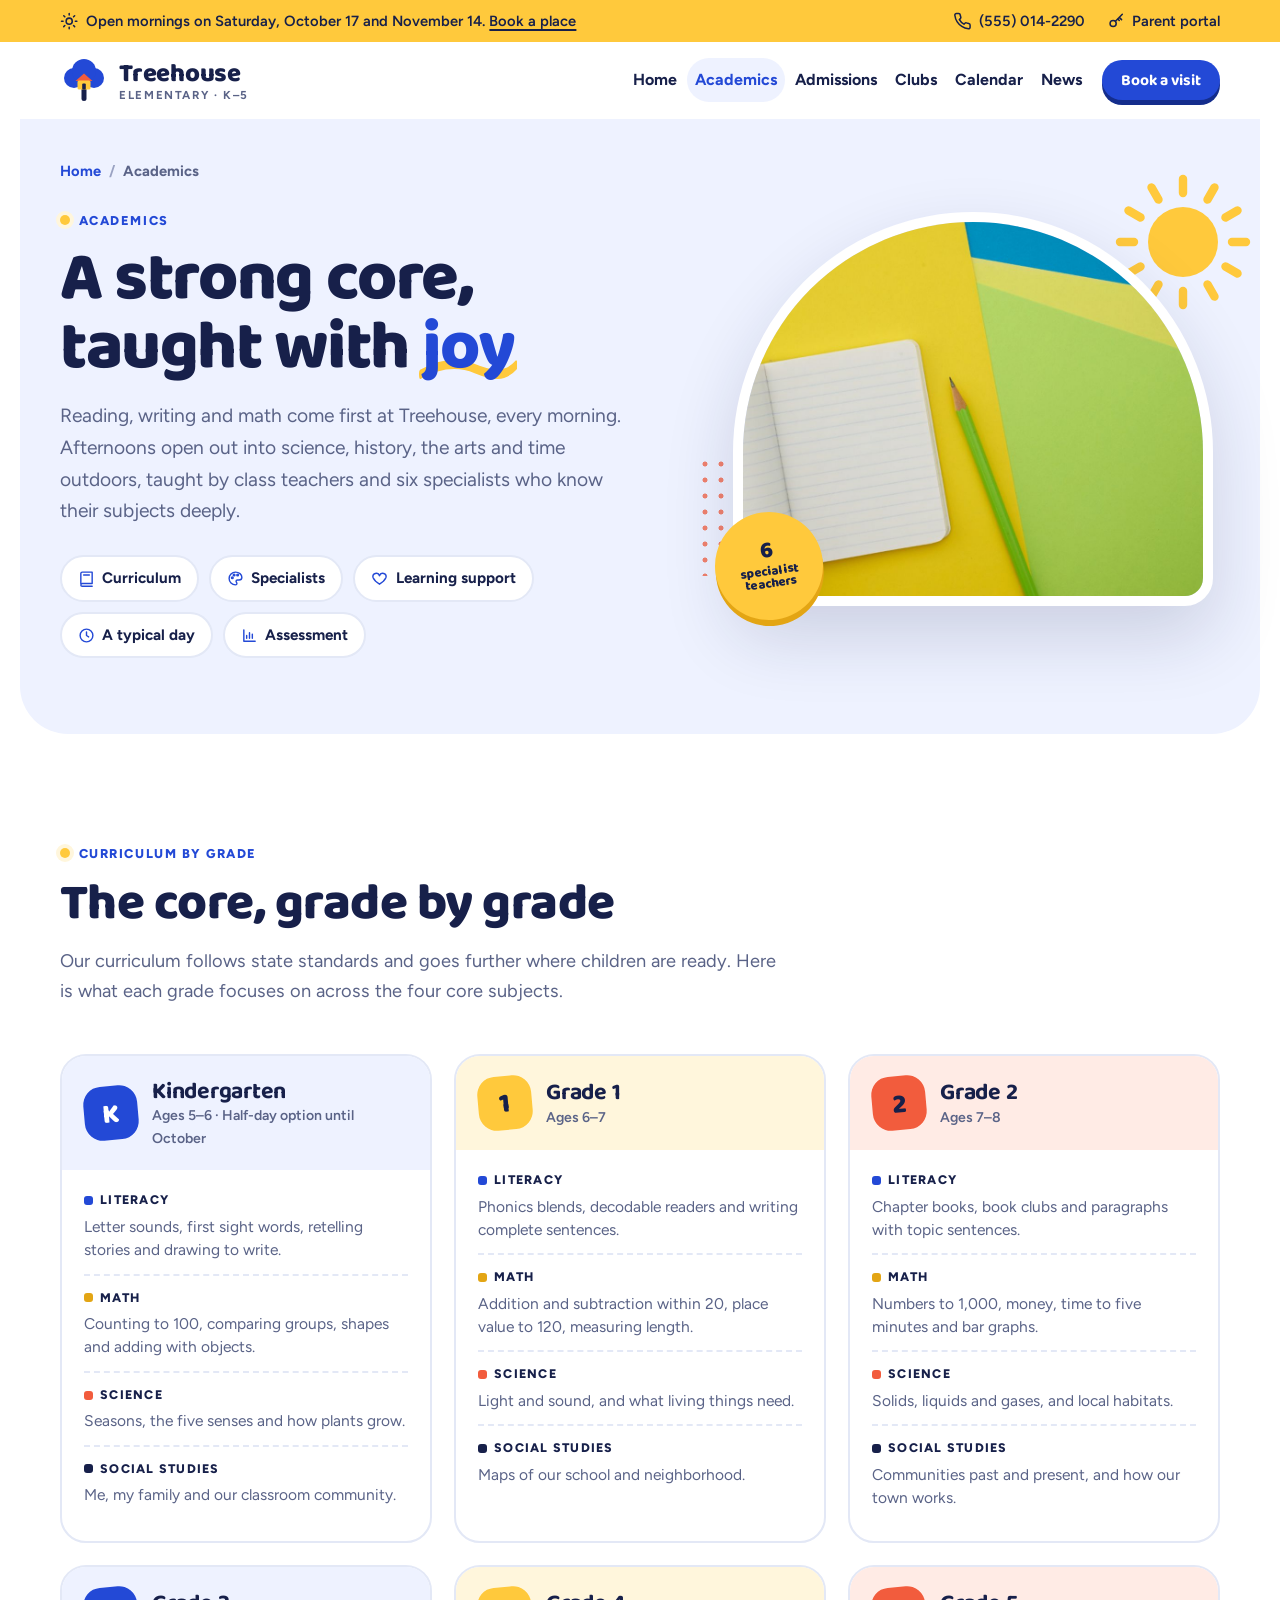
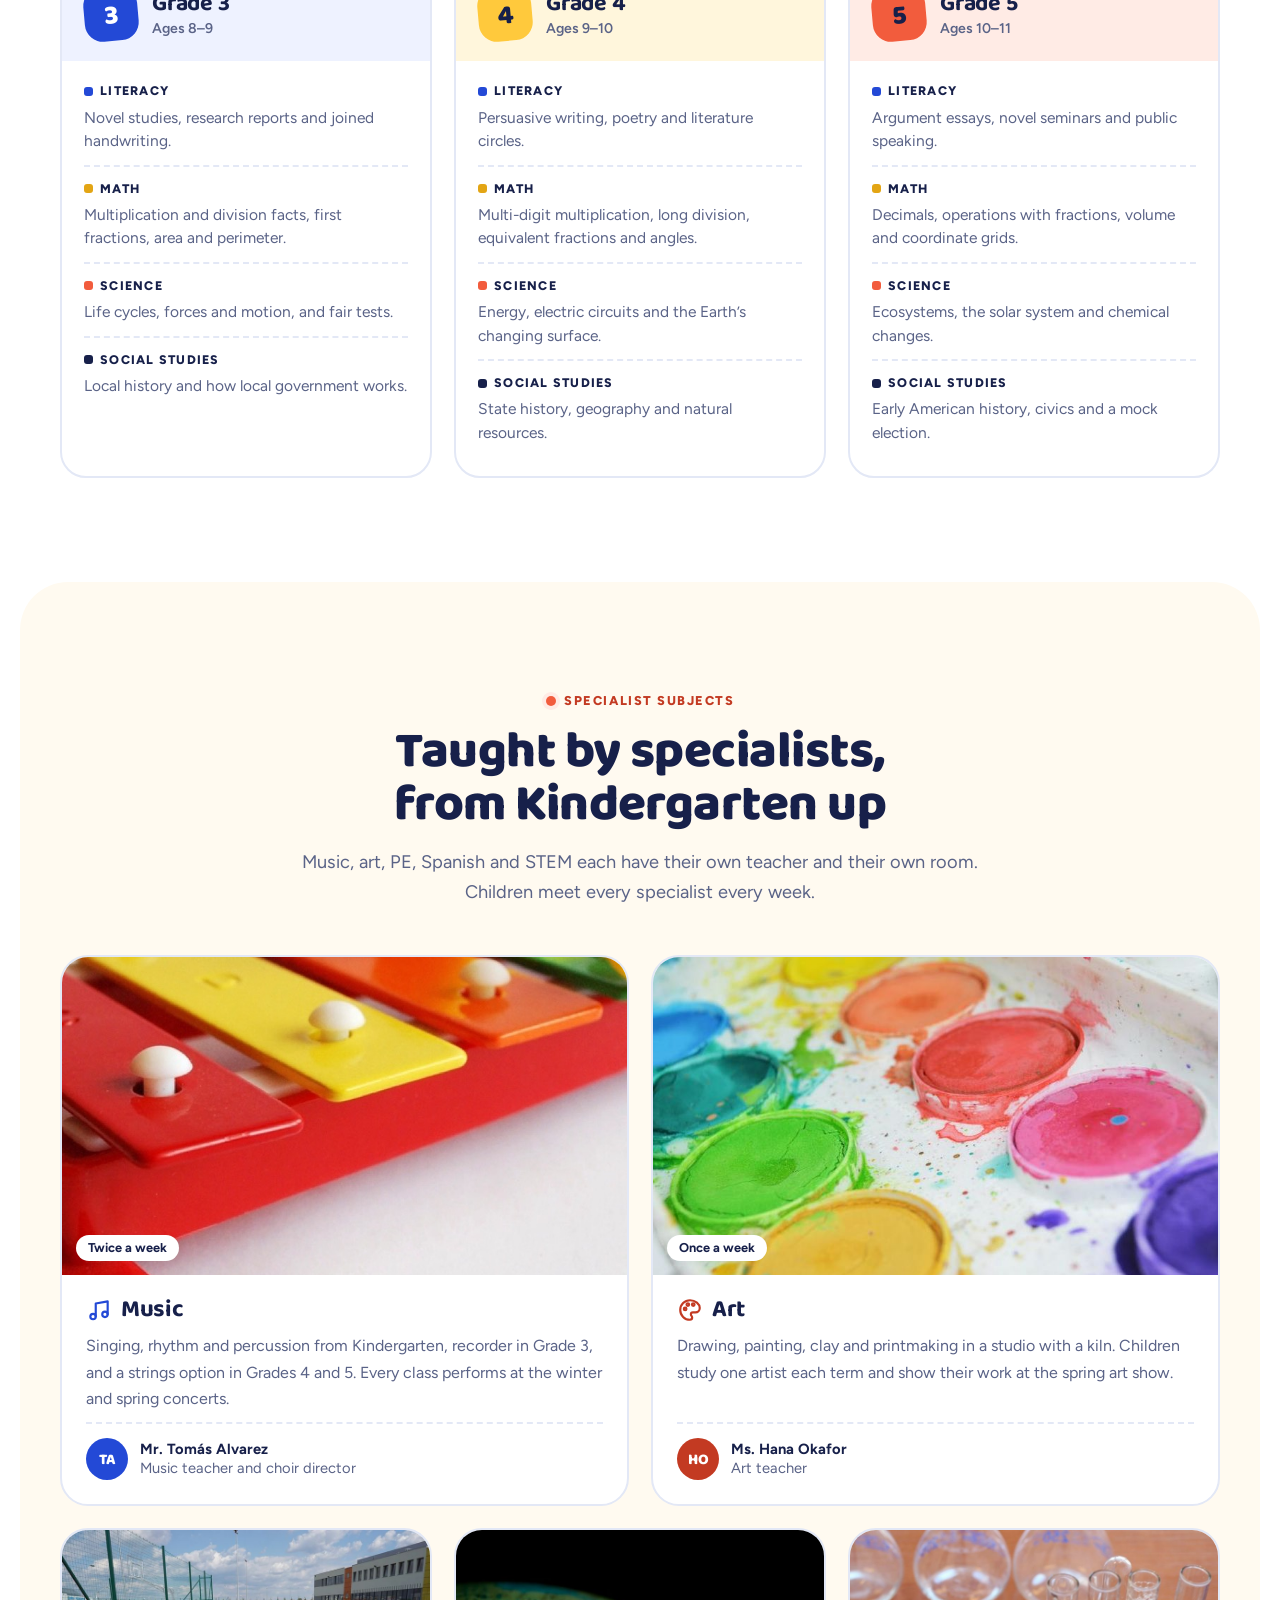
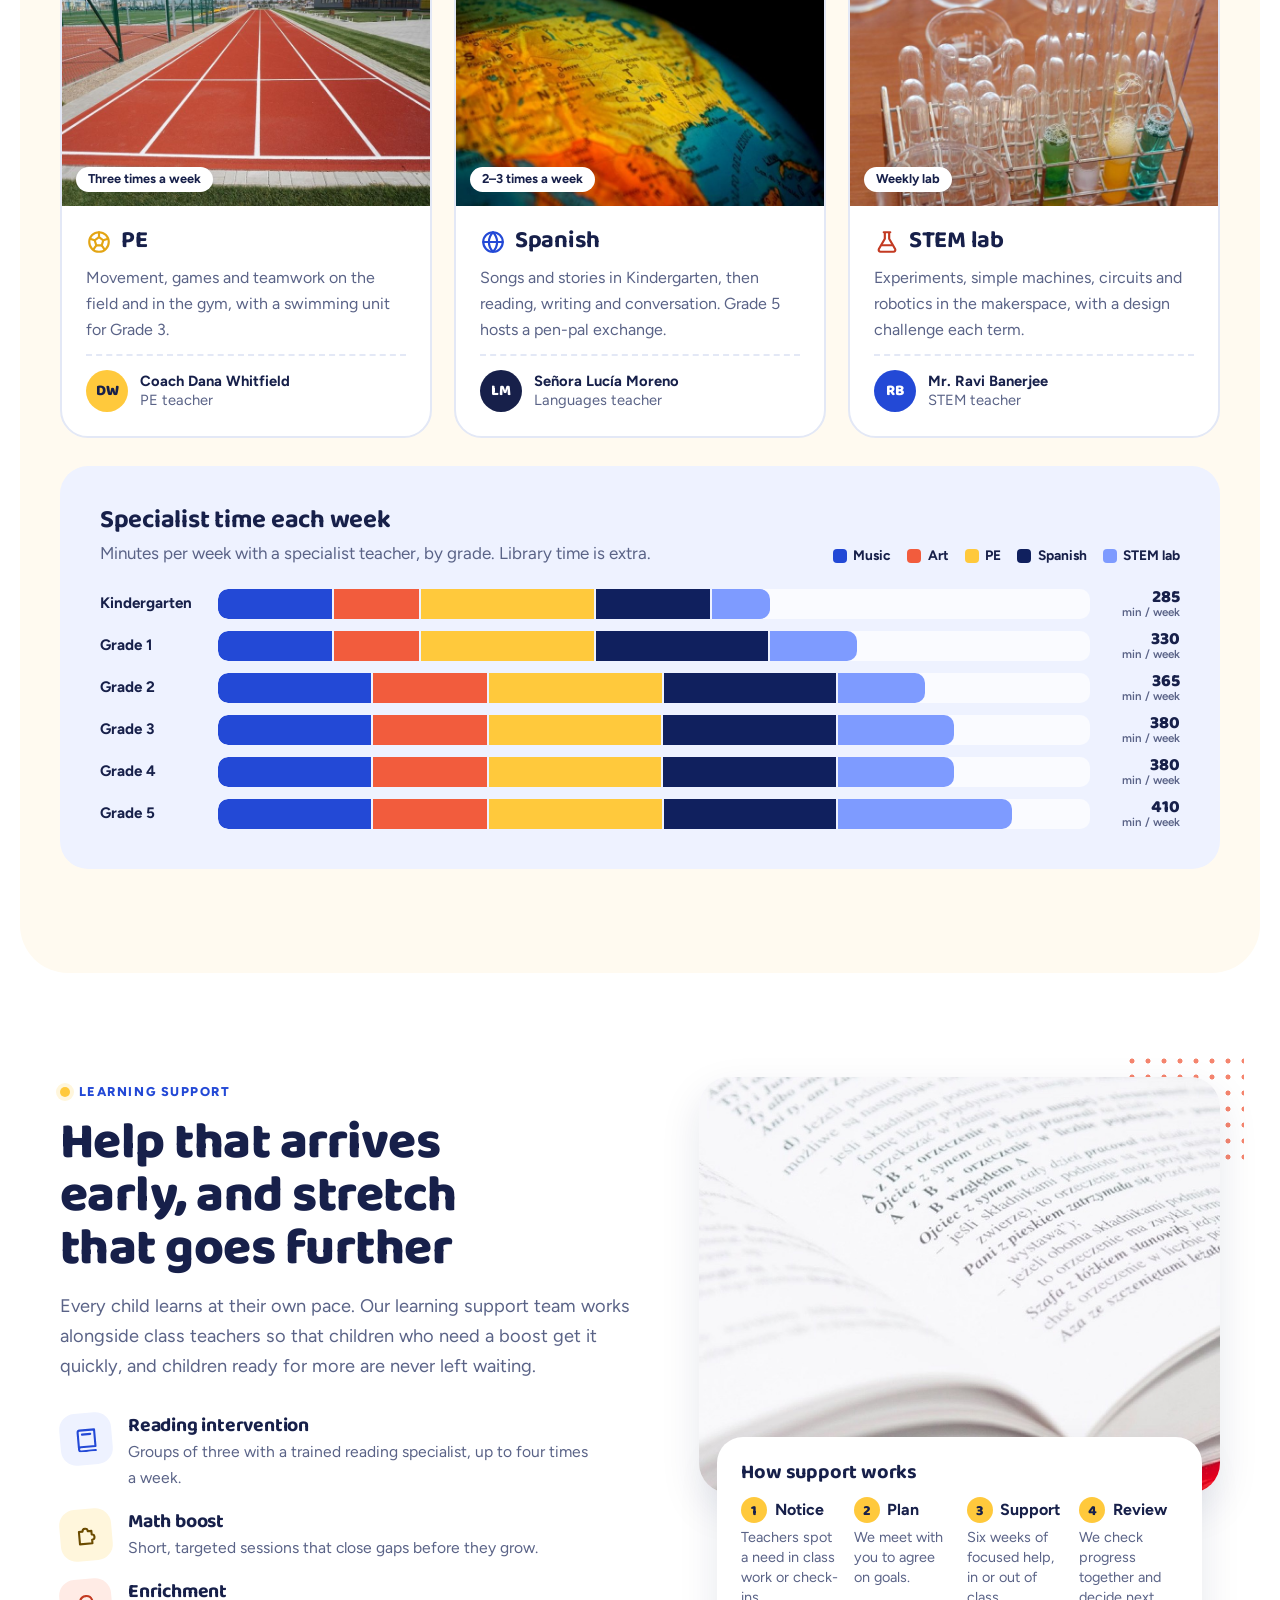
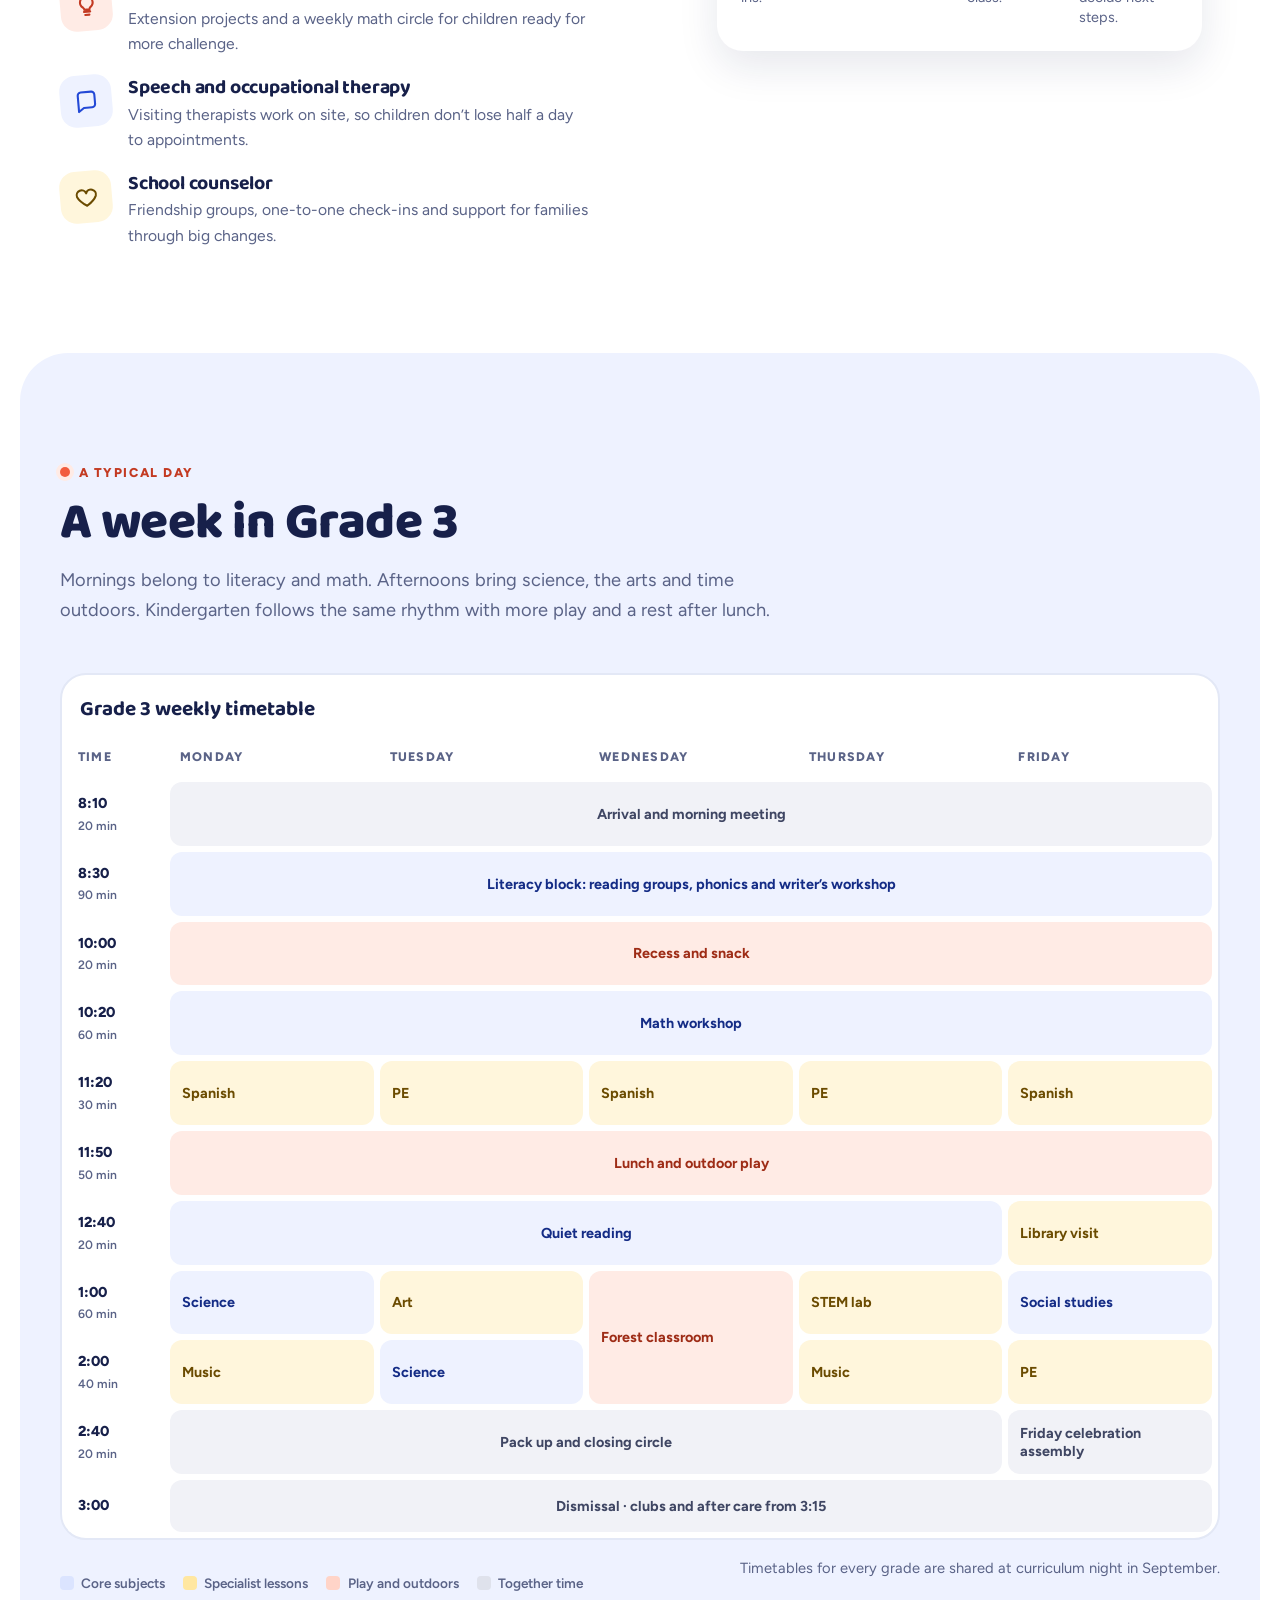
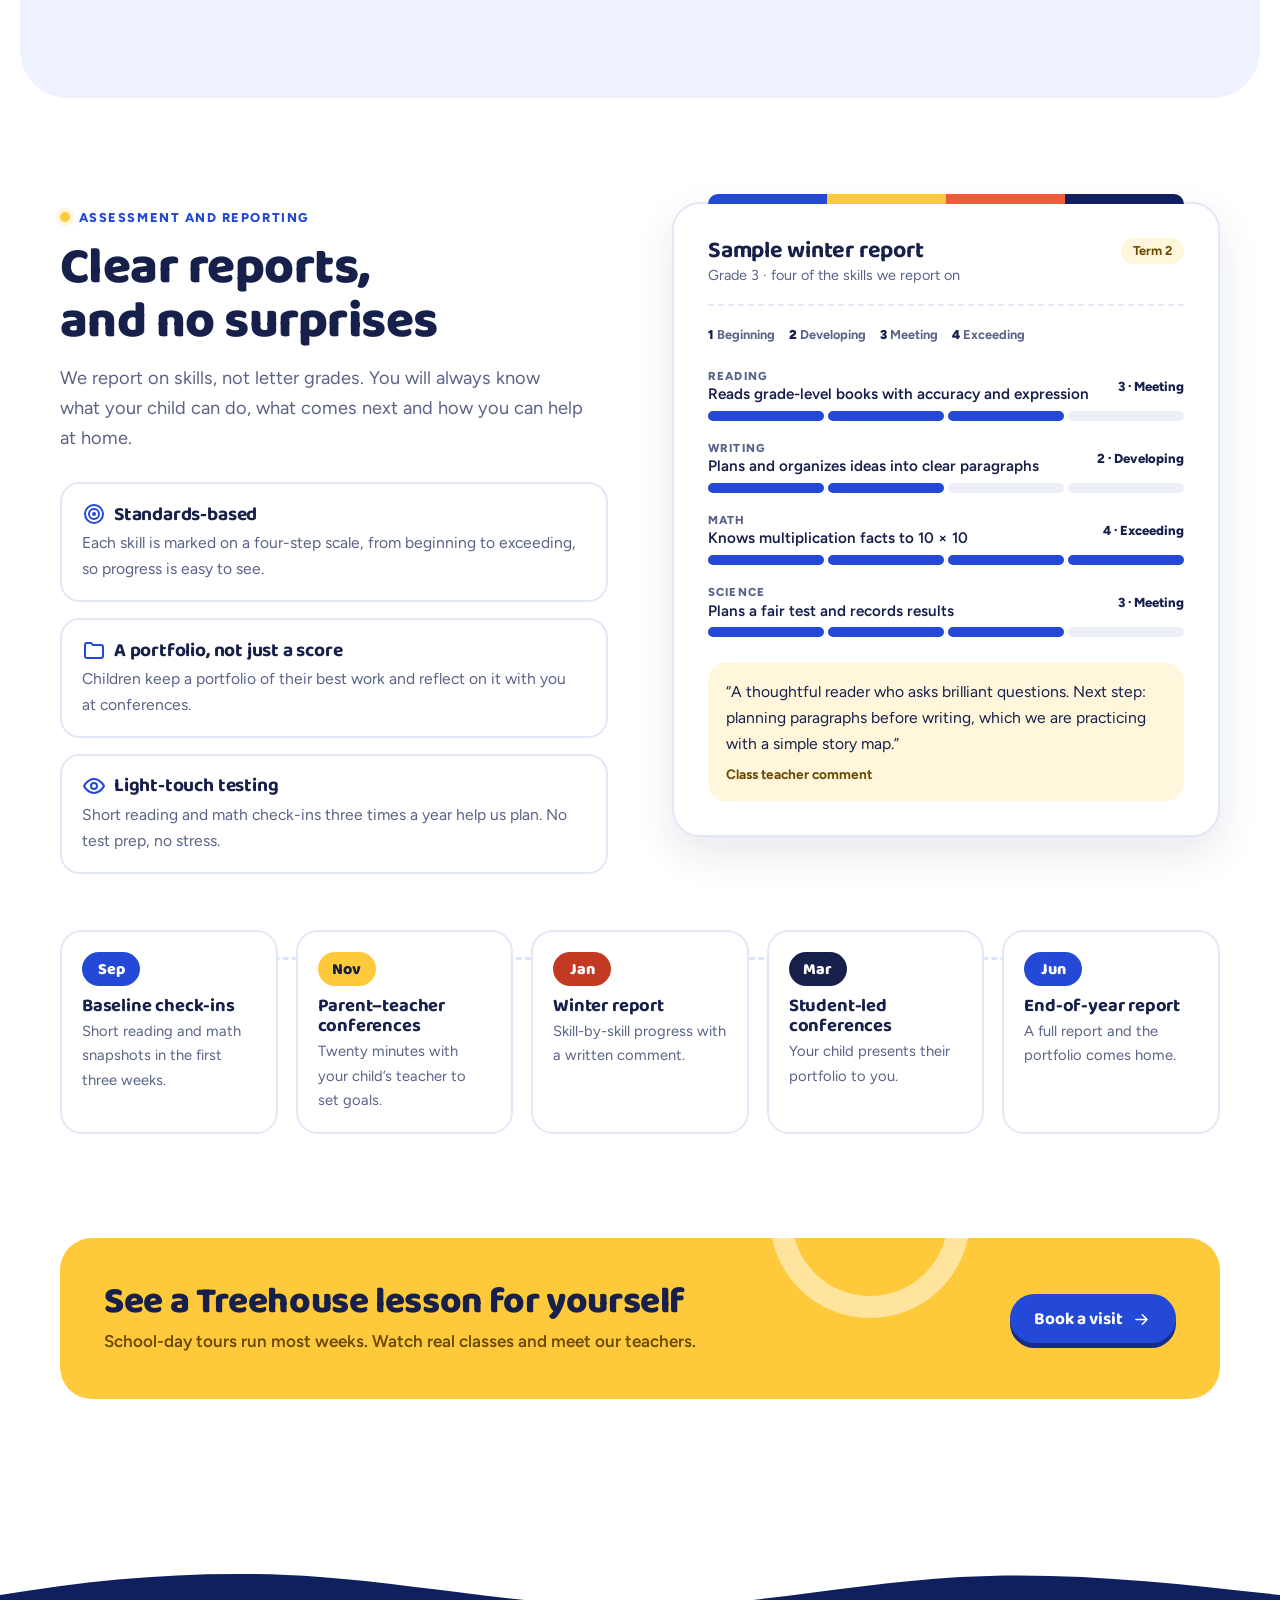
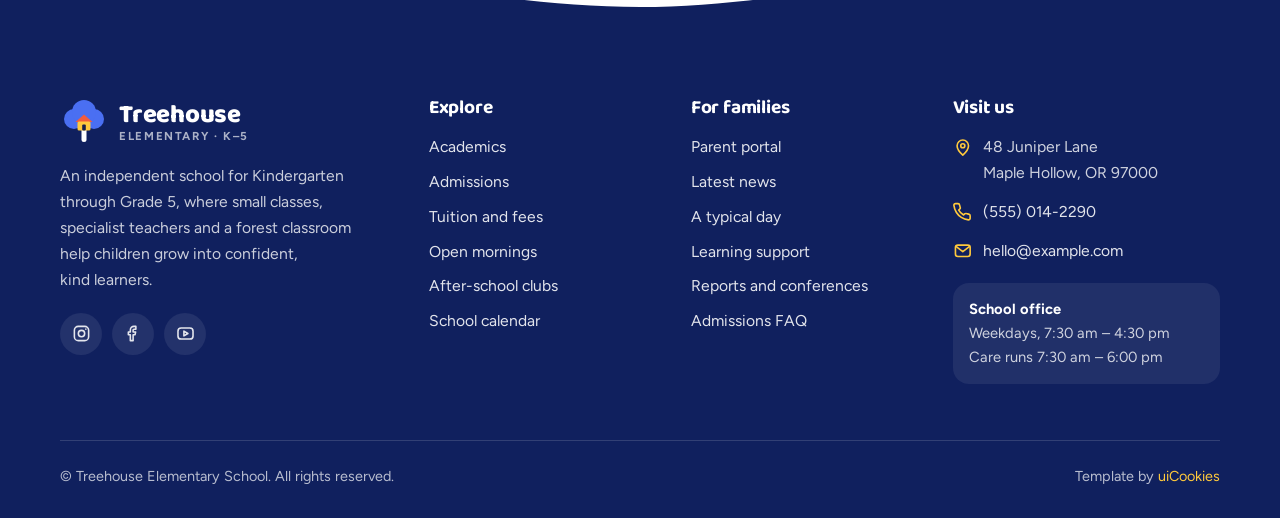
<file: treehouse/academics.html>
<!DOCTYPE html>
<html lang="en">
<head>
  <script>document.documentElement.classList.add('js')</script>
  <meta charset="utf-8">
  <meta name="viewport" content="width=device-width, initial-scale=1">
  <title>Academics &mdash; Treehouse Elementary School</title>
  <meta name="description" content="Curriculum by grade, specialist subjects, learning support, a typical Grade 3 timetable and how we report progress at Treehouse Elementary.">
  <meta name="theme-color" content="#2349d6">
  <link rel="icon" href="data:image/svg+xml,%3Csvg xmlns='http://www.w3.org/2000/svg' viewBox='0 0 48 48'%3E%3Crect x='21.5' y='30' width='5' height='15' rx='2.5' fill='%2317204a'/%3E%3Ccircle cx='14' cy='22' r='10' fill='%232349d6'/%3E%3Ccircle cx='34' cy='22' r='10' fill='%232349d6'/%3E%3Ccircle cx='24' cy='15' r='12' fill='%232349d6'/%3E%3Cpath d='M15.5 25 24 17.5l8.5 7.5z' fill='%23f25c3d'/%3E%3Crect x='17.5' y='24.5' width='13' height='9' rx='1.5' fill='%23ffc93c'/%3E%3C/svg%3E">

  <link rel="preconnect" href="https://fonts.googleapis.com">
  <link rel="preconnect" href="https://fonts.gstatic.com" crossorigin>
  <link href="https://fonts.googleapis.com/css2?family=Baloo+2:wght@500;600;700;800&family=Figtree:ital,wght@0,400;0,500;0,600;0,700;0,800;1,400&display=swap" rel="stylesheet">

  <link rel="stylesheet" href="css/vendor/bootstrap.min.css">
  <link rel="stylesheet" href="css/style.css">
</head>
<body>
  <a class="skip-link" href="#main">Skip to main content</a>

  <!-- Inline SVG icon sprite (referenced with <use href="#i-name">) -->
  <svg class="icon-sprite" aria-hidden="true" focusable="false">
    <symbol id="i-check" viewBox="0 0 24 24"><path d="M5 12.5l4.5 4.5L19 7.5"/></symbol>
    <symbol id="i-arrow" viewBox="0 0 24 24"><path d="M5 12h14M13 6l6 6-6 6"/></symbol>
    <symbol id="i-cal" viewBox="0 0 24 24"><rect x="3.5" y="5" width="17" height="15" rx="3"/><path d="M3.5 10h17M8 3v4M16 3v4"/></symbol>
    <symbol id="i-phone" viewBox="0 0 24 24"><path d="M21 16.9v3a2 2 0 0 1-2.2 2 19.8 19.8 0 0 1-8.6-3.1 19.5 19.5 0 0 1-6-6A19.8 19.8 0 0 1 1.1 4.2 2 2 0 0 1 3.1 2h3a2 2 0 0 1 2 1.7c.1.9.4 1.9.7 2.8a2 2 0 0 1-.5 2.1L7 9.9a16 16 0 0 0 6 6l1.3-1.3a2 2 0 0 1 2.1-.4c.9.3 1.9.6 2.8.7a2 2 0 0 1 1.8 2z"/></symbol>
    <symbol id="i-mail" viewBox="0 0 24 24"><rect x="3" y="5" width="18" height="14" rx="3"/><path d="m4 7 8 6 8-6"/></symbol>
    <symbol id="i-pin" viewBox="0 0 24 24"><path d="M12 21s-7-6.2-7-11.5A7 7 0 0 1 19 9.5C19 14.8 12 21 12 21z"/><circle cx="12" cy="9.5" r="2.5"/></symbol>
    <symbol id="i-clock" viewBox="0 0 24 24"><circle cx="12" cy="12" r="9"/><path d="M12 7v5l3 2"/></symbol>
    <symbol id="i-users" viewBox="0 0 24 24"><circle cx="9" cy="8" r="3.2"/><path d="M3 19c.6-3.3 3-5 6-5s5.4 1.7 6 5"/><circle cx="17" cy="9" r="2.5"/><path d="M16.5 14c2.4.2 4 1.7 4.5 4.5"/></symbol>
    <symbol id="i-music" viewBox="0 0 24 24"><path d="M9 18V6l11-2v12"/><circle cx="6.5" cy="18" r="2.5"/><circle cx="17.5" cy="16" r="2.5"/></symbol>
    <symbol id="i-palette" viewBox="0 0 24 24"><path d="M12 3a9 9 0 1 0 0 18c1.4 0 2-1 2-2 0-1.4-1.2-1.6-1.2-3 0-1 .8-1.8 1.8-1.8H17a4 4 0 0 0 4-4C21 6.4 17 3 12 3z"/><circle cx="7.5" cy="11" r="1.2"/><circle cx="10" cy="7" r="1.2"/><circle cx="15" cy="7" r="1.2"/></symbol>
    <symbol id="i-ball" viewBox="0 0 24 24"><circle cx="12" cy="12" r="9"/><path d="m12 7.5 4 2.9-1.5 4.7h-5L8 10.4z"/><path d="M12 3v4.5M16 10.4l4.3-1.4M14.5 15.1l2.6 3.7M9.5 15.1l-2.6 3.7M8 10.4 3.7 9"/></symbol>
    <symbol id="i-flask" viewBox="0 0 24 24"><path d="M9 3h6M10 3v6l-5.5 9.5A1.7 1.7 0 0 0 6 21h12a1.7 1.7 0 0 0 1.5-2.5L14 9V3"/><path d="M7.5 15h9"/></symbol>
    <symbol id="i-globe" viewBox="0 0 24 24"><circle cx="12" cy="12" r="9"/><path d="M3 12h18M12 3c2.5 2.6 3.8 5.6 3.8 9s-1.3 6.4-3.8 9c-2.5-2.6-3.8-5.6-3.8-9S9.5 5.6 12 3z"/></symbol>
    <symbol id="i-book" viewBox="0 0 24 24"><path d="M4 19.5V5a2 2 0 0 1 2-2h14v16H6a2 2 0 0 0-2 2 2 2 0 0 0 2 2h14"/><path d="M8 7h8"/></symbol>
    <symbol id="i-sun" viewBox="0 0 24 24"><circle cx="12" cy="12" r="4"/><path d="M12 2v2M12 20v2M4.9 4.9l1.4 1.4M17.7 17.7l1.4 1.4M2 12h2M20 12h2M4.9 19.1l1.4-1.4M17.7 6.3l1.4-1.4"/></symbol>
    <symbol id="i-key" viewBox="0 0 24 24"><circle cx="8" cy="15" r="4"/><path d="m11 12 9-9M16 7l3 3M14 9l2 2"/></symbol>
    <symbol id="i-heart" viewBox="0 0 24 24"><path d="M12 20s-7-4.4-9-9a4.6 4.6 0 0 1 9-3 4.6 4.6 0 0 1 9 3c-2 4.6-9 9-9 9z"/></symbol>
    <symbol id="i-bus" viewBox="0 0 24 24"><rect x="4" y="3" width="16" height="15" rx="3"/><path d="M4 11h16M8 21v-3M16 21v-3M8 14.5h.01M16 14.5h.01"/></symbol>
    <symbol id="i-apple" viewBox="0 0 24 24"><path d="M12 7c-1.5-1-5-1.3-6.5 1.5S5 16 7.5 19c1.3 1.6 2.8 2 4.5 1 1.7 1 3.2.6 4.5-1 2.5-3 3.5-7.7 2-10.5S13.5 6 12 7z"/><path d="M12 7c0-2 1-3.5 3-4"/></symbol>
    <symbol id="i-shirt" viewBox="0 0 24 24"><path d="M8 3 3 6l2 4 2-1v12h10V9l2 1 2-4-5-3c-.5 1.5-2 2.5-4 2.5S8.5 4.5 8 3z"/></symbol>
    <symbol id="i-edit" viewBox="0 0 24 24"><path d="M14 4l6 6L9 21H3v-6z"/><path d="m12.5 5.5 6 6"/></symbol>
    <symbol id="i-pawn" viewBox="0 0 24 24"><circle cx="12" cy="6" r="2.7"/><path d="M9 11h6M10.3 11 9 17h6l-1.3-6M6.5 21h11L16 17H8z"/></symbol>
    <symbol id="i-robot" viewBox="0 0 24 24"><rect x="5" y="8" width="14" height="11" rx="3"/><path d="M12 8V5M9.5 13h.01M14.5 13h.01M9.5 16h5M3 12v3M21 12v3"/><circle cx="12" cy="4" r="1"/></symbol>
    <symbol id="i-code" viewBox="0 0 24 24"><path d="m8 8-4 4 4 4M16 8l4 4-4 4M14 5l-4 14"/></symbol>
    <symbol id="i-mask" viewBox="0 0 24 24"><path d="M4 4h16v7a8 8 0 0 1-16 0z"/><path d="M8.5 9h.01M15.5 9h.01M8.5 13.5c1.8 1.8 5.2 1.8 7 0"/></symbol>
    <symbol id="i-timer" viewBox="0 0 24 24"><circle cx="12" cy="13" r="8"/><path d="M12 9v4l2.5 2M10 2h4"/></symbol>
    <symbol id="i-mic" viewBox="0 0 24 24"><rect x="9" y="3" width="6" height="11" rx="3"/><path d="M5.5 11a6.5 6.5 0 0 0 13 0M12 17.5V21"/></symbol>
    <symbol id="i-scissors" viewBox="0 0 24 24"><circle cx="6" cy="6" r="3"/><circle cx="6" cy="18" r="3"/><path d="M8.1 8.1 20 20M8.1 15.9 20 4"/></symbol>
    <symbol id="i-sprout" viewBox="0 0 24 24"><path d="M12 21v-9"/><path d="M12 12C12 8 9 5.5 4.5 5.5 4.5 10 7.5 12 12 12z"/><path d="M12 14.5c0-3.2 2.4-5.5 7.5-5.5 0 3.8-3 5.5-7.5 5.5z"/></symbol>
    <symbol id="i-chev-l" viewBox="0 0 24 24"><path d="m15 5-7 7 7 7"/></symbol>
    <symbol id="i-chev-r" viewBox="0 0 24 24"><path d="m9 5 7 7-7 7"/></symbol>
    <symbol id="i-plus" viewBox="0 0 24 24"><path d="M12 5v14M5 12h14"/></symbol>
    <symbol id="i-minus" viewBox="0 0 24 24"><path d="M5 12h14"/></symbol>
    <symbol id="i-home" viewBox="0 0 24 24"><path d="M3 11 12 3l9 8M5 9.5V21h14V9.5"/><path d="M10 21v-6h4v6"/></symbol>
    <symbol id="i-chart" viewBox="0 0 24 24"><path d="M4 20V4M4 20h16"/><path d="M8 16v-4M12 16V8M16 16v-6"/></symbol>
    <symbol id="i-clipboard" viewBox="0 0 24 24"><rect x="5" y="4" width="14" height="17" rx="2.5"/><path d="M9 4V3h6v1M9 11h6M9 15h4"/></symbol>
    <symbol id="i-wallet" viewBox="0 0 24 24"><rect x="3" y="6" width="18" height="14" rx="3"/><path d="M3 10h18M16 15h2"/></symbol>
    <symbol id="i-shield" viewBox="0 0 24 24"><path d="M12 3 4.5 6v5.5c0 4.6 3.2 8.2 7.5 9.5 4.3-1.3 7.5-4.9 7.5-9.5V6z"/><path d="m9 12 2 2 4-4"/></symbol>
    <symbol id="i-chat" viewBox="0 0 24 24"><path d="M20 15a3 3 0 0 1-3 3H9l-5 3.5V6a3 3 0 0 1 3-3h10a3 3 0 0 1 3 3z"/></symbol>
    <symbol id="i-trees" viewBox="0 0 24 24"><path d="M8 21v-4M16 21v-3"/><path d="M8 3 3.5 12h3L4 17h8l-2.5-5h3z"/><path d="M16 7l-3.5 6h2l-2 5h7l-2-5h2z"/></symbol>
    <symbol id="i-star" viewBox="0 0 24 24"><path d="m12 3 2.7 5.6 6.1.9-4.4 4.3 1 6.1L12 17l-5.4 2.9 1-6.1L3.2 9.5l6.1-.9z"/></symbol>
    <symbol id="i-bulb" viewBox="0 0 24 24"><path d="M9 18h6M10 21h4M12 3a6 6 0 0 0-3.5 10.9c.6.5 1 1.2 1 2.1h5c0-.9.4-1.6 1-2.1A6 6 0 0 0 12 3z"/></symbol>
    <symbol id="i-cap" viewBox="0 0 24 24"><path d="m2 9 10-5 10 5-10 5z"/><path d="M6 11v5c3 2.5 9 2.5 12 0v-5M22 9v5"/></symbol>
    <symbol id="i-download" viewBox="0 0 24 24"><path d="M12 4v11M7 10l5 5 5-5M5 20h14"/></symbol>
    <symbol id="i-target" viewBox="0 0 24 24"><circle cx="12" cy="12" r="9"/><circle cx="12" cy="12" r="5"/><circle cx="12" cy="12" r="1"/></symbol>
    <symbol id="i-eye" viewBox="0 0 24 24"><path d="M2 12s3.6-7 10-7 10 7 10 7-3.6 7-10 7S2 12 2 12z"/><circle cx="12" cy="12" r="3"/></symbol>
    <symbol id="i-folder" viewBox="0 0 24 24"><path d="M3 7a2 2 0 0 1 2-2h4l2 2h8a2 2 0 0 1 2 2v9a2 2 0 0 1-2 2H5a2 2 0 0 1-2-2z"/></symbol>
    <symbol id="i-spark" viewBox="0 0 24 24"><path d="M12 3c.6 4.6 2.4 6.4 7 7-4.6.6-6.4 2.4-7 7-.6-4.6-2.4-6.4-7-7 4.6-.6 6.4-2.4 7-7z"/><path d="M19 16c.3 1.8 1 2.6 2.8 2.8-1.8.3-2.5 1-2.8 2.8-.3-1.8-1-2.5-2.8-2.8 1.8-.2 2.5-1 2.8-2.8z"/></symbol>
    <symbol id="i-swipe" viewBox="0 0 24 24"><path d="M4 12h16M8 8l-4 4 4 4M16 8l4 4-4 4"/></symbol>
    <symbol id="i-puzzle" viewBox="0 0 24 24"><path d="M5 8h3.5a2.5 2.5 0 1 1 5 0H17v3.5a2.5 2.5 0 1 1 0 5V20H5z"/></symbol>
    <symbol id="i-camera" viewBox="0 0 24 24"><rect x="3" y="3" width="18" height="18" rx="5"/><circle cx="12" cy="12" r="4"/><path d="M17.5 6.5h.01"/></symbol>
    <symbol id="i-fb" viewBox="0 0 24 24"><path d="M15 3h-2.5A4.5 4.5 0 0 0 8 7.5V10H5.5v3.5H8V21h3.5v-7.5H14l.7-3.5h-3.2V7.8c0-.6.5-1.1 1.1-1.1H15z"/></symbol>
    <symbol id="i-play" viewBox="0 0 24 24"><rect x="2.5" y="5" width="19" height="14" rx="4"/><path d="m10 9 5 3-5 3z"/></symbol>
  </svg>

  <!-- ============================ ANNOUNCEMENT ============================ -->
  <div class="announce">
    <div class="container">
      <p>
        <svg class="ico" aria-hidden="true"><use href="#i-sun"/></svg>
        <span>Open mornings on Saturday, October 17 and November 14. <a href="admissions.html#open-days">Book a place</a></span>
      </p>
      <div class="announce-meta">
        <a href="tel:+15550142290"><svg class="ico" aria-hidden="true"><use href="#i-phone"/></svg>(555) 014-2290</a>
        <a href="index.html#portal"><svg class="ico" aria-hidden="true"><use href="#i-key"/></svg>Parent portal</a>
      </div>
    </div>
  </div>

  <!-- ============================ HEADER ============================ -->
  <header class="site-header">
    <nav class="navbar navbar-expand-lg" aria-label="Primary">
      <div class="container">
        <a class="brand" href="index.html" aria-label="Treehouse Elementary School — home">
          <svg class="brand-mark" viewBox="0 0 48 48" aria-hidden="true">
            <rect class="bm-trunk" x="21.5" y="30" width="5" height="15" rx="2.5"/>
            <circle class="bm-canopy" cx="14" cy="22" r="10"/>
            <circle class="bm-canopy" cx="34" cy="22" r="10"/>
            <circle class="bm-canopy" cx="24" cy="15" r="12"/>
            <path class="bm-roof" d="M15.5 25 24 17.5l8.5 7.5z"/>
            <rect class="bm-house" x="17.5" y="24.5" width="13" height="9" rx="1.5"/>
            <rect class="bm-door" x="22.2" y="27.5" width="3.6" height="6" rx="1"/>
          </svg>
          <span class="brand-text">
            <span class="brand-name">Treehouse</span>
            <span class="brand-sub">Elementary &middot; K&ndash;5</span>
          </span>
        </a>

        <button class="navbar-toggler" type="button" data-bs-toggle="collapse" data-bs-target="#primary-nav" aria-controls="primary-nav" aria-expanded="false" aria-label="Open the menu">
          <span class="toggler-bar"></span>
          <span class="toggler-bar"></span>
          <span class="toggler-bar"></span>
        </button>

        <div class="collapse navbar-collapse" id="primary-nav">
          <ul class="navbar-nav nav-menu ms-auto align-items-lg-center">
            <li class="nav-item"><a class="nav-link" href="index.html">Home</a></li>
            <li class="nav-item"><a class="nav-link" aria-current="page" href="academics.html">Academics</a></li>
            <li class="nav-item"><a class="nav-link" href="admissions.html">Admissions</a></li>
            <li class="nav-item"><a class="nav-link" href="index.html#clubs">Clubs</a></li>
            <li class="nav-item"><a class="nav-link" href="index.html#calendar">Calendar</a></li>
            <li class="nav-item"><a class="nav-link" href="index.html#news">News</a></li>
            <li class="nav-item"><a class="btn-pop btn-pop-sm nav-cta" href="admissions.html#open-days">Book a visit</a></li>
          </ul>
        </div>
      </div>
    </nav>
  </header>

  <main id="main">

    <!-- ============================ PAGE HERO ============================ -->
    <section class="page-hero" aria-labelledby="page-title">
      <div class="container">
        <div class="page-hero-grid">
          <div>
            <nav class="crumbs" aria-label="Breadcrumb">
              <ol>
                <li><a href="index.html">Home</a></li>
                <li aria-current="page">Academics</li>
              </ol>
            </nav>
            <span class="kicker">Academics</span>
            <h1 id="page-title">A strong core, taught with <span class="scribble">joy<svg viewBox="0 0 300 20" preserveAspectRatio="none" aria-hidden="true"><path d="M4 14C60 5 118 3 170 9s92 8 126-3" fill="none" stroke="currentColor" stroke-width="8" stroke-linecap="round"/></svg></span></h1>
            <p class="hero-lead">Reading, writing and math come first at Treehouse, every morning. Afternoons open out into science, history, the arts and time outdoors, taught by class teachers and six specialists who know their subjects deeply.</p>
            <ul class="jump-nav" aria-label="On this page">
              <li><a href="#curriculum"><svg class="ico" aria-hidden="true"><use href="#i-book"/></svg>Curriculum</a></li>
              <li><a href="#specialists"><svg class="ico" aria-hidden="true"><use href="#i-palette"/></svg>Specialists</a></li>
              <li><a href="#support"><svg class="ico" aria-hidden="true"><use href="#i-heart"/></svg>Learning support</a></li>
              <li><a href="#timetable"><svg class="ico" aria-hidden="true"><use href="#i-clock"/></svg>A typical day</a></li>
              <li><a href="#assessment"><svg class="ico" aria-hidden="true"><use href="#i-chart"/></svg>Assessment</a></li>
            </ul>
          </div>
          <div class="page-hero-media">
            <div class="shape shape-sun" aria-hidden="true"><svg viewBox="0 0 200 200"><g fill="currentColor"><circle cx="100" cy="100" r="50"/><rect x="94" y="4" width="12" height="32" rx="6" transform="rotate(0 100 100)"/><rect x="94" y="4" width="12" height="32" rx="6" transform="rotate(30 100 100)"/><rect x="94" y="4" width="12" height="32" rx="6" transform="rotate(60 100 100)"/><rect x="94" y="4" width="12" height="32" rx="6" transform="rotate(90 100 100)"/><rect x="94" y="4" width="12" height="32" rx="6" transform="rotate(120 100 100)"/><rect x="94" y="4" width="12" height="32" rx="6" transform="rotate(150 100 100)"/><rect x="94" y="4" width="12" height="32" rx="6" transform="rotate(180 100 100)"/><rect x="94" y="4" width="12" height="32" rx="6" transform="rotate(210 100 100)"/><rect x="94" y="4" width="12" height="32" rx="6" transform="rotate(240 100 100)"/><rect x="94" y="4" width="12" height="32" rx="6" transform="rotate(270 100 100)"/><rect x="94" y="4" width="12" height="32" rx="6" transform="rotate(300 100 100)"/><rect x="94" y="4" width="12" height="32" rx="6" transform="rotate(330 100 100)"/></g></svg></div>
            <div class="shape shape-dots" aria-hidden="true"></div>
            <div class="arch">
              <img src="img/academics-hero.jpg" alt="An open lined notebook and a green pencil on bright yellow, green and blue paper" width="1000" height="820" fetchpriority="high">
            </div>
            <div class="sticker" aria-hidden="true"><div><strong>6</strong><span>specialist teachers</span></div></div>
          </div>
        </div>
      </div>
    </section>

    <!-- ============================ CURRICULUM BY GRADE ============================ -->
    <section class="section" id="curriculum" aria-labelledby="curriculum-title">
      <div class="container">
        <div class="section-head">
          <span class="kicker reveal">Curriculum by grade</span>
          <h2 id="curriculum-title" class="section-title reveal d1">The core, grade by grade</h2>
          <p class="section-lead reveal d1">Our curriculum follows state standards and goes further where children are ready. Here is what each grade focuses on across the four core subjects.</p>
        </div>

        <div class="curr-grid">
          <article class="curr-card reveal" data-hue="blue">
            <div class="curr-head"><span class="curr-badge" aria-hidden="true">K</span><div><h3>Kindergarten</h3><span>Ages 5&ndash;6 &middot; Half-day option until October</span></div></div>
            <dl class="curr-list">
              <div><dt>Literacy</dt><dd>Letter sounds, first sight words, retelling stories and drawing to write.</dd></div>
              <div><dt>Math</dt><dd>Counting to 100, comparing groups, shapes and adding with objects.</dd></div>
              <div><dt>Science</dt><dd>Seasons, the five senses and how plants grow.</dd></div>
              <div><dt>Social studies</dt><dd>Me, my family and our classroom community.</dd></div>
            </dl>
          </article>
          <article class="curr-card reveal d1" data-hue="sun">
            <div class="curr-head"><span class="curr-badge" aria-hidden="true">1</span><div><h3>Grade 1</h3><span>Ages 6&ndash;7</span></div></div>
            <dl class="curr-list">
              <div><dt>Literacy</dt><dd>Phonics blends, decodable readers and writing complete sentences.</dd></div>
              <div><dt>Math</dt><dd>Addition and subtraction within 20, place value to 120, measuring length.</dd></div>
              <div><dt>Science</dt><dd>Light and sound, and what living things need.</dd></div>
              <div><dt>Social studies</dt><dd>Maps of our school and neighborhood.</dd></div>
            </dl>
          </article>
          <article class="curr-card reveal d2" data-hue="tomato">
            <div class="curr-head"><span class="curr-badge" aria-hidden="true">2</span><div><h3>Grade 2</h3><span>Ages 7&ndash;8</span></div></div>
            <dl class="curr-list">
              <div><dt>Literacy</dt><dd>Chapter books, book clubs and paragraphs with topic sentences.</dd></div>
              <div><dt>Math</dt><dd>Numbers to 1,000, money, time to five minutes and bar graphs.</dd></div>
              <div><dt>Science</dt><dd>Solids, liquids and gases, and local habitats.</dd></div>
              <div><dt>Social studies</dt><dd>Communities past and present, and how our town works.</dd></div>
            </dl>
          </article>
          <article class="curr-card reveal" data-hue="blue">
            <div class="curr-head"><span class="curr-badge" aria-hidden="true">3</span><div><h3>Grade 3</h3><span>Ages 8&ndash;9</span></div></div>
            <dl class="curr-list">
              <div><dt>Literacy</dt><dd>Novel studies, research reports and joined handwriting.</dd></div>
              <div><dt>Math</dt><dd>Multiplication and division facts, first fractions, area and perimeter.</dd></div>
              <div><dt>Science</dt><dd>Life cycles, forces and motion, and fair tests.</dd></div>
              <div><dt>Social studies</dt><dd>Local history and how local government works.</dd></div>
            </dl>
          </article>
          <article class="curr-card reveal d1" data-hue="sun">
            <div class="curr-head"><span class="curr-badge" aria-hidden="true">4</span><div><h3>Grade 4</h3><span>Ages 9&ndash;10</span></div></div>
            <dl class="curr-list">
              <div><dt>Literacy</dt><dd>Persuasive writing, poetry and literature circles.</dd></div>
              <div><dt>Math</dt><dd>Multi-digit multiplication, long division, equivalent fractions and angles.</dd></div>
              <div><dt>Science</dt><dd>Energy, electric circuits and the Earth&rsquo;s changing surface.</dd></div>
              <div><dt>Social studies</dt><dd>State history, geography and natural resources.</dd></div>
            </dl>
          </article>
          <article class="curr-card reveal d2" data-hue="tomato">
            <div class="curr-head"><span class="curr-badge" aria-hidden="true">5</span><div><h3>Grade 5</h3><span>Ages 10&ndash;11</span></div></div>
            <dl class="curr-list">
              <div><dt>Literacy</dt><dd>Argument essays, novel seminars and public speaking.</dd></div>
              <div><dt>Math</dt><dd>Decimals, operations with fractions, volume and coordinate grids.</dd></div>
              <div><dt>Science</dt><dd>Ecosystems, the solar system and chemical changes.</dd></div>
              <div><dt>Social studies</dt><dd>Early American history, civics and a mock election.</dd></div>
            </dl>
          </article>
        </div>
      </div>
    </section>

    <!-- ============================ SPECIALIST SUBJECTS ============================ -->
    <section class="section band band-cream" id="specialists" aria-labelledby="specialists-title">
      <div class="container">
        <div class="section-head center">
          <span class="kicker kicker-tomato reveal">Specialist subjects</span>
          <h2 id="specialists-title" class="section-title reveal d1">Taught by specialists, from Kindergarten up</h2>
          <p class="section-lead reveal d1">Music, art, PE, Spanish and STEM each have their own teacher and their own room. Children meet every specialist every week.</p>
        </div>

        <div class="spec-grid">
          <article class="spec-card wide reveal">
            <div class="spec-img"><img src="img/music.jpg" alt="A bright red, yellow and green xylophone" width="800" height="600" loading="lazy"><span class="pill">Twice a week</span></div>
            <div class="spec-body">
              <h3><svg class="ico" aria-hidden="true"><use href="#i-music"/></svg>Music</h3>
              <p>Singing, rhythm and percussion from Kindergarten, recorder in Grade 3, and a strings option in Grades 4 and 5. Every class performs at the winter and spring concerts.</p>
              <div class="teacher"><span class="avatar" aria-hidden="true">TA</span><div><strong>Mr. Tom&aacute;s Alvarez</strong><span>Music teacher and choir director</span></div></div>
            </div>
          </article>
          <article class="spec-card wide reveal d1">
            <div class="spec-img"><img src="img/art.jpg" alt="A watercolor paint set with bright pans of color" width="800" height="600" loading="lazy"><span class="pill">Once a week</span></div>
            <div class="spec-body">
              <h3><svg class="ico" aria-hidden="true"><use href="#i-palette"/></svg>Art</h3>
              <p>Drawing, painting, clay and printmaking in a studio with a kiln. Children study one artist each term and show their work at the spring art show.</p>
              <div class="teacher"><span class="avatar avatar-tomato" aria-hidden="true">HO</span><div><strong>Ms. Hana Okafor</strong><span>Art teacher</span></div></div>
            </div>
          </article>
          <article class="spec-card reveal">
            <div class="spec-img"><img src="img/field.jpg" alt="A red running track beside a green sports field" width="800" height="600" loading="lazy"><span class="pill">Three times a week</span></div>
            <div class="spec-body">
              <h3><svg class="ico" aria-hidden="true"><use href="#i-ball"/></svg>PE</h3>
              <p>Movement, games and teamwork on the field and in the gym, with a swimming unit for Grade 3.</p>
              <div class="teacher"><span class="avatar avatar-sun" aria-hidden="true">DW</span><div><strong>Coach Dana Whitfield</strong><span>PE teacher</span></div></div>
            </div>
          </article>
          <article class="spec-card reveal d1">
            <div class="spec-img"><img src="img/languages.jpg" alt="Close-up of a colorful world globe" width="800" height="600" loading="lazy"><span class="pill">2&ndash;3 times a week</span></div>
            <div class="spec-body">
              <h3><svg class="ico" aria-hidden="true"><use href="#i-globe"/></svg>Spanish</h3>
              <p>Songs and stories in Kindergarten, then reading, writing and conversation. Grade 5 hosts a pen-pal exchange.</p>
              <div class="teacher"><span class="avatar avatar-ink" aria-hidden="true">LM</span><div><strong>Se&ntilde;ora Luc&iacute;a Moreno</strong><span>Languages teacher</span></div></div>
            </div>
          </article>
          <article class="spec-card reveal d2">
            <div class="spec-img"><img src="img/science.jpg" alt="Test tubes with colored liquid in a rack beside glass beakers" width="800" height="600" loading="lazy"><span class="pill">Weekly lab</span></div>
            <div class="spec-body">
              <h3><svg class="ico" aria-hidden="true"><use href="#i-flask"/></svg>STEM lab</h3>
              <p>Experiments, simple machines, circuits and robotics in the makerspace, with a design challenge each term.</p>
              <div class="teacher"><span class="avatar" aria-hidden="true">RB</span><div><strong>Mr. Ravi Banerjee</strong><span>STEM teacher</span></div></div>
            </div>
          </article>
        </div>

        <div class="chart-card reveal">
          <div class="chart-head">
            <div>
              <h3>Specialist time each week</h3>
              <p>Minutes per week with a specialist teacher, by grade. Library time is extra.</p>
            </div>
            <ul class="chart-legend" data-chart-legend aria-hidden="true"></ul>
          </div>
          <div data-minutes-chart>
            <ul class="chart-fallback">
              <li>Kindergarten: 285 minutes a week</li>
              <li>Grades 1 and 2: 330 to 365 minutes a week</li>
              <li>Grades 3 to 5: 380 to 410 minutes a week</li>
            </ul>
          </div>
        </div>
      </div>
    </section>

    <!-- ============================ LEARNING SUPPORT ============================ -->
    <section class="section" id="support" aria-labelledby="support-title">
      <div class="container">
        <div class="support-grid">
          <div>
            <span class="kicker reveal">Learning support</span>
            <h2 id="support-title" class="section-title reveal d1">Help that arrives early, and stretch that goes further</h2>
            <p class="section-lead reveal d1">Every child learns at their own pace. Our learning support team works alongside class teachers so that children who need a boost get it quickly, and children ready for more are never left waiting.</p>
            <ul class="service-list">
              <li class="reveal">
                <span class="feature-ico" aria-hidden="true"><svg class="ico"><use href="#i-book"/></svg></span>
                <div><h3>Reading intervention</h3><p>Groups of three with a trained reading specialist, up to four times a week.</p></div>
              </li>
              <li class="reveal">
                <span class="feature-ico sun" aria-hidden="true"><svg class="ico"><use href="#i-puzzle"/></svg></span>
                <div><h3>Math boost</h3><p>Short, targeted sessions that close gaps before they grow.</p></div>
              </li>
              <li class="reveal">
                <span class="feature-ico tomato" aria-hidden="true"><svg class="ico"><use href="#i-bulb"/></svg></span>
                <div><h3>Enrichment</h3><p>Extension projects and a weekly math circle for children ready for more challenge.</p></div>
              </li>
              <li class="reveal">
                <span class="feature-ico" aria-hidden="true"><svg class="ico"><use href="#i-chat"/></svg></span>
                <div><h3>Speech and occupational therapy</h3><p>Visiting therapists work on site, so children don&rsquo;t lose half a day to appointments.</p></div>
              </li>
              <li class="reveal">
                <span class="feature-ico sun" aria-hidden="true"><svg class="ico"><use href="#i-heart"/></svg></span>
                <div><h3>School counselor</h3><p>Friendship groups, one-to-one check-ins and support for families through big changes.</p></div>
              </li>
            </ul>
          </div>
          <div class="support-media reveal d1">
            <div class="shape shape-dots" aria-hidden="true"></div>
            <div class="photo"><img src="img/support.jpg" alt="An open book with pages fanned out" width="800" height="640" loading="lazy"></div>
            <div class="cycle">
              <h3>How support works</h3>
              <ol>
                <li><strong>Notice</strong>Teachers spot a need in class work or check-ins.</li>
                <li><strong>Plan</strong>We meet with you to agree on goals.</li>
                <li><strong>Support</strong>Six weeks of focused help, in or out of class.</li>
                <li><strong>Review</strong>We check progress together and decide next steps.</li>
              </ol>
            </div>
          </div>
        </div>
      </div>
    </section>

    <!-- ============================ TIMETABLE ============================ -->
    <section class="section band band-sky" id="timetable" aria-labelledby="timetable-title">
      <div class="container">
        <div class="section-head">
          <span class="kicker kicker-tomato reveal">A typical day</span>
          <h2 id="timetable-title" class="section-title reveal d1">A week in Grade 3</h2>
          <p class="section-lead reveal d1">Mornings belong to literacy and math. Afternoons bring science, the arts and time outdoors. Kindergarten follows the same rhythm with more play and a rest after lunch.</p>
        </div>

        <span class="swipe-hint"><svg class="ico" aria-hidden="true"><use href="#i-swipe"/></svg>Swipe to see the whole week</span>
        <div class="tt-wrap reveal" tabindex="0" role="region" aria-labelledby="tt-caption">
          <table class="tt">
            <caption id="tt-caption">Grade 3 weekly timetable</caption>
            <thead>
              <tr><th scope="col">Time</th><th scope="col">Monday</th><th scope="col">Tuesday</th><th scope="col">Wednesday</th><th scope="col">Thursday</th><th scope="col">Friday</th></tr>
            </thead>
            <tbody>
              <tr><th scope="row">8:10<small>20 min</small></th><td colspan="5"><span class="c-together">Arrival and morning meeting</span></td></tr>
              <tr><th scope="row">8:30<small>90 min</small></th><td colspan="5"><span class="c-core">Literacy block: reading groups, phonics and writer&rsquo;s workshop</span></td></tr>
              <tr><th scope="row">10:00<small>20 min</small></th><td colspan="5"><span class="c-play">Recess and snack</span></td></tr>
              <tr><th scope="row">10:20<small>60 min</small></th><td colspan="5"><span class="c-core">Math workshop</span></td></tr>
              <tr><th scope="row">11:20<small>30 min</small></th><td><span class="c-spec">Spanish</span></td><td><span class="c-spec">PE</span></td><td><span class="c-spec">Spanish</span></td><td><span class="c-spec">PE</span></td><td><span class="c-spec">Spanish</span></td></tr>
              <tr><th scope="row">11:50<small>50 min</small></th><td colspan="5"><span class="c-play">Lunch and outdoor play</span></td></tr>
              <tr><th scope="row">12:40<small>20 min</small></th><td colspan="4"><span class="c-core">Quiet reading</span></td><td><span class="c-spec">Library visit</span></td></tr>
              <tr><th scope="row">1:00<small>60 min</small></th><td><span class="c-core">Science</span></td><td><span class="c-spec">Art</span></td><td rowspan="2"><span class="c-play">Forest classroom</span></td><td><span class="c-spec">STEM lab</span></td><td><span class="c-core">Social studies</span></td></tr>
              <tr><th scope="row">2:00<small>40 min</small></th><td><span class="c-spec">Music</span></td><td><span class="c-core">Science</span></td><td><span class="c-spec">Music</span></td><td><span class="c-spec">PE</span></td></tr>
              <tr><th scope="row">2:40<small>20 min</small></th><td colspan="4"><span class="c-together">Pack up and closing circle</span></td><td><span class="c-together">Friday celebration assembly</span></td></tr>
              <tr><th scope="row">3:00</th><td colspan="5"><span class="c-together">Dismissal &middot; clubs and after care from 3:15</span></td></tr>
            </tbody>
          </table>
        </div>
        <div class="tt-note">
          <ul class="legend tt-legend" aria-label="Timetable key">
            <li><i class="c-core"></i>Core subjects</li>
            <li><i class="c-spec"></i>Specialist lessons</li>
            <li><i class="c-play"></i>Play and outdoors</li>
            <li><i class="c-together"></i>Together time</li>
          </ul>
          <p>Timetables for every grade are shared at curriculum night in September.</p>
        </div>
      </div>
    </section>

    <!-- ============================ ASSESSMENT ============================ -->
    <section class="section" id="assessment" aria-labelledby="assessment-title">
      <div class="container">
        <div class="assess-grid">
          <div>
            <span class="kicker reveal">Assessment and reporting</span>
            <h2 id="assessment-title" class="section-title reveal d1">Clear reports, and no surprises</h2>
            <p class="section-lead reveal d1">We report on skills, not letter grades. You will always know what your child can do, what comes next and how you can help at home.</p>
            <ul class="principles">
              <li class="reveal"><h3><svg class="ico" aria-hidden="true"><use href="#i-target"/></svg>Standards-based</h3><p>Each skill is marked on a four-step scale, from beginning to exceeding, so progress is easy to see.</p></li>
              <li class="reveal"><h3><svg class="ico" aria-hidden="true"><use href="#i-folder"/></svg>A portfolio, not just a score</h3><p>Children keep a portfolio of their best work and reflect on it with you at conferences.</p></li>
              <li class="reveal"><h3><svg class="ico" aria-hidden="true"><use href="#i-eye"/></svg>Light-touch testing</h3><p>Short reading and math check-ins three times a year help us plan. No test prep, no stress.</p></li>
            </ul>
          </div>

          <article class="report reveal d1" aria-labelledby="report-title">
            <div class="report-head">
              <div>
                <h3 id="report-title">Sample winter report</h3>
                <p>Grade 3 &middot; four of the skills we report on</p>
              </div>
              <span class="pill pill-sun">Term 2</span>
            </div>
            <ul class="scale-key" aria-label="Scale">
              <li><b>1</b> Beginning</li><li><b>2</b> Developing</li><li><b>3</b> Meeting</li><li><b>4</b> Exceeding</li>
            </ul>
            <div class="skill"><span class="skill-name"><small>Reading</small>Reads grade-level books with accuracy and expression</span><span class="skill-level">3 &middot; Meeting</span><span class="meter" data-level="3" aria-hidden="true"><i></i><i></i><i></i><i></i></span></div>
            <div class="skill"><span class="skill-name"><small>Writing</small>Plans and organizes ideas into clear paragraphs</span><span class="skill-level">2 &middot; Developing</span><span class="meter" data-level="2" aria-hidden="true"><i></i><i></i><i></i><i></i></span></div>
            <div class="skill"><span class="skill-name"><small>Math</small>Knows multiplication facts to 10 &times; 10</span><span class="skill-level">4 &middot; Exceeding</span><span class="meter" data-level="4" aria-hidden="true"><i></i><i></i><i></i><i></i></span></div>
            <div class="skill"><span class="skill-name"><small>Science</small>Plans a fair test and records results</span><span class="skill-level">3 &middot; Meeting</span><span class="meter" data-level="3" aria-hidden="true"><i></i><i></i><i></i><i></i></span></div>
            <p class="comment">&ldquo;A thoughtful reader who asks brilliant questions. Next step: planning paragraphs before writing, which we are practicing with a simple story map.&rdquo;<span>Class teacher comment</span></p>
          </article>
        </div>

        <ol class="year-line">
          <li class="reveal"><span class="month">Sep</span><h3>Baseline check-ins</h3><p>Short reading and math snapshots in the first three weeks.</p></li>
          <li class="reveal d1"><span class="month">Nov</span><h3>Parent&ndash;teacher conferences</h3><p>Twenty minutes with your child&rsquo;s teacher to set goals.</p></li>
          <li class="reveal d2"><span class="month">Jan</span><h3>Winter report</h3><p>Skill-by-skill progress with a written comment.</p></li>
          <li class="reveal d1"><span class="month">Mar</span><h3>Student-led conferences</h3><p>Your child presents their portfolio to you.</p></li>
          <li class="reveal d2"><span class="month">Jun</span><h3>End-of-year report</h3><p>A full report and the portfolio comes home.</p></li>
        </ol>
      </div>
    </section>

    <!-- ============================ CTA STRIP ============================ -->
    <section class="section section-tight" aria-labelledby="strip-title">
      <div class="container">
        <div class="strip reveal">
          <div class="shape shape-ring" aria-hidden="true"></div>
          <div>
            <h2 id="strip-title">See a Treehouse lesson for yourself</h2>
            <p>School-day tours run most weeks. Watch real classes and meet our teachers.</p>
          </div>
          <a class="btn-pop" href="admissions.html#open-days">Book a visit <svg class="ico" aria-hidden="true"><use href="#i-arrow"/></svg></a>
        </div>
      </div>
    </section>

  </main>

  <!-- ============================ FOOTER ============================ -->
  <footer class="site-footer">
    <svg class="footer-wave" viewBox="0 0 1440 46" preserveAspectRatio="none" aria-hidden="true"><path fill="currentColor" d="M0 46V26C120 8 240 0 360 8s240 30 360 30 240-24 360-30 240 6 360 18v20z"/></svg>
    <div class="container">
      <div class="footer-grid">
        <div>
          <a class="brand" href="index.html" aria-label="Treehouse Elementary School — home">
            <svg class="brand-mark" viewBox="0 0 48 48" aria-hidden="true">
              <rect class="bm-trunk" x="21.5" y="30" width="5" height="15" rx="2.5"/>
              <circle class="bm-canopy" cx="14" cy="22" r="10"/>
              <circle class="bm-canopy" cx="34" cy="22" r="10"/>
              <circle class="bm-canopy" cx="24" cy="15" r="12"/>
              <path class="bm-roof" d="M15.5 25 24 17.5l8.5 7.5z"/>
              <rect class="bm-house" x="17.5" y="24.5" width="13" height="9" rx="1.5"/>
              <rect class="bm-door" x="22.2" y="27.5" width="3.6" height="6" rx="1"/>
            </svg>
            <span class="brand-text">
              <span class="brand-name">Treehouse</span>
              <span class="brand-sub">Elementary &middot; K&ndash;5</span>
            </span>
          </a>
          <p>An independent school for Kindergarten through Grade 5, where small classes, specialist teachers and a forest classroom help children grow into confident, kind learners.</p>
          <div class="socials">
            <a href="#" aria-label="Treehouse on Instagram"><svg class="ico" aria-hidden="true"><use href="#i-camera"/></svg></a>
            <a href="#" aria-label="Treehouse on Facebook"><svg class="ico" aria-hidden="true"><use href="#i-fb"/></svg></a>
            <a href="#" aria-label="Treehouse on YouTube"><svg class="ico" aria-hidden="true"><use href="#i-play"/></svg></a>
          </div>
        </div>

        <nav aria-label="Explore">
          <h2 class="footer-title">Explore</h2>
          <ul class="footer-links">
            <li><a href="academics.html">Academics</a></li>
            <li><a href="admissions.html">Admissions</a></li>
            <li><a href="admissions.html#tuition">Tuition and fees</a></li>
            <li><a href="admissions.html#open-days">Open mornings</a></li>
            <li><a href="index.html#clubs">After-school clubs</a></li>
            <li><a href="index.html#calendar">School calendar</a></li>
          </ul>
        </nav>

        <nav aria-label="For families">
          <h2 class="footer-title">For families</h2>
          <ul class="footer-links">
            <li><a href="index.html#portal">Parent portal</a></li>
            <li><a href="index.html#news">Latest news</a></li>
            <li><a href="academics.html#timetable">A typical day</a></li>
            <li><a href="academics.html#support">Learning support</a></li>
            <li><a href="academics.html#assessment">Reports and conferences</a></li>
            <li><a href="admissions.html#faq">Admissions FAQ</a></li>
          </ul>
        </nav>

        <div>
          <h2 class="footer-title">Visit us</h2>
          <ul class="footer-contact">
            <li><svg class="ico" aria-hidden="true"><use href="#i-pin"/></svg><span>48 Juniper Lane<br>Maple Hollow, OR 97000</span></li>
            <li><svg class="ico" aria-hidden="true"><use href="#i-phone"/></svg><a href="tel:+15550142290">(555) 014-2290</a></li>
            <li><svg class="ico" aria-hidden="true"><use href="#i-mail"/></svg><a href="mailto:hello@example.com">hello@example.com</a></li>
          </ul>
          <p class="footer-hours"><strong>School office</strong><br>Weekdays, <span class="nowrap">7:30 am &ndash; 4:30 pm</span><br>Care runs <span class="nowrap">7:30 am &ndash; 6:00 pm</span></p>
        </div>
      </div>

      <div class="footer-bottom">
        <p>&copy; Treehouse Elementary School. All rights reserved.</p>
        <p>Template by <a href="https://uicookies.com/">uiCookies</a></p>
      </div>
    </div>
  </footer>

  <script src="js/vendor/bootstrap.bundle.min.js"></script>
  <script src="js/main.js"></script>
</body>
</html>
</file>
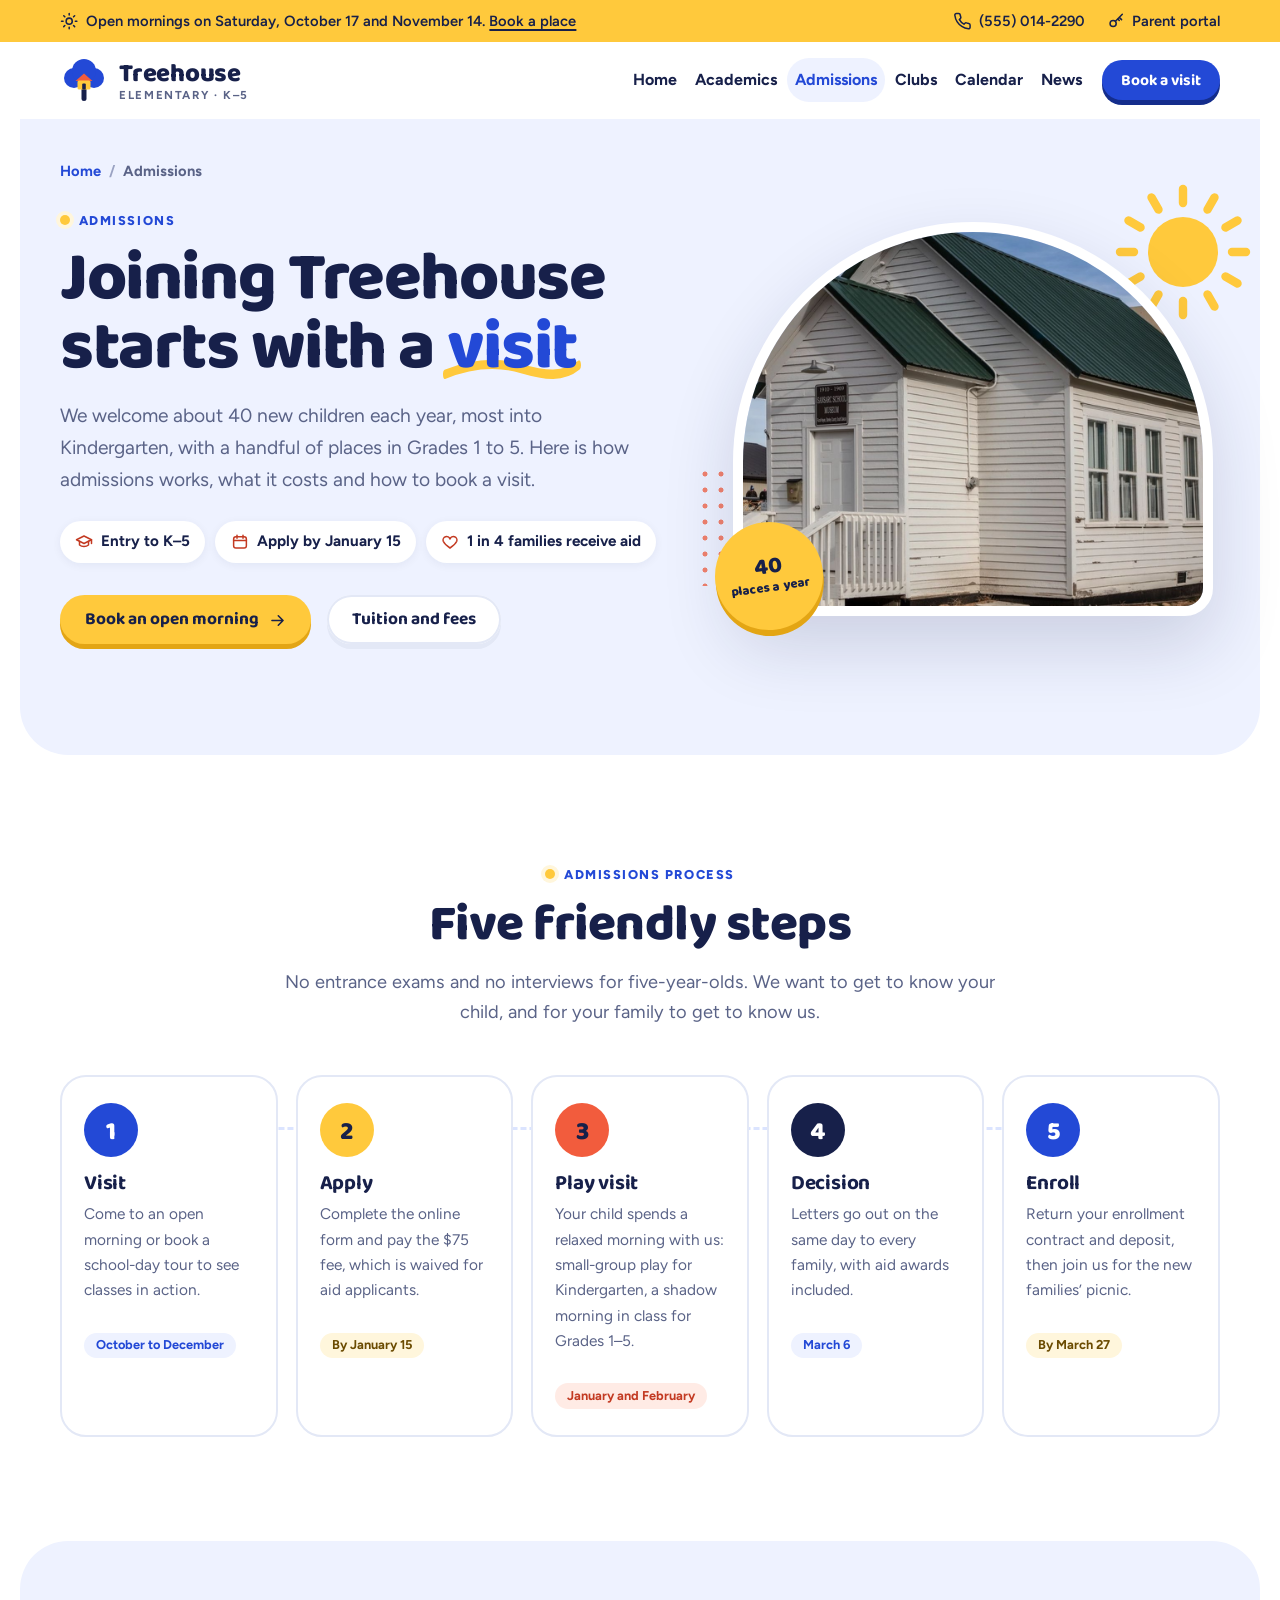
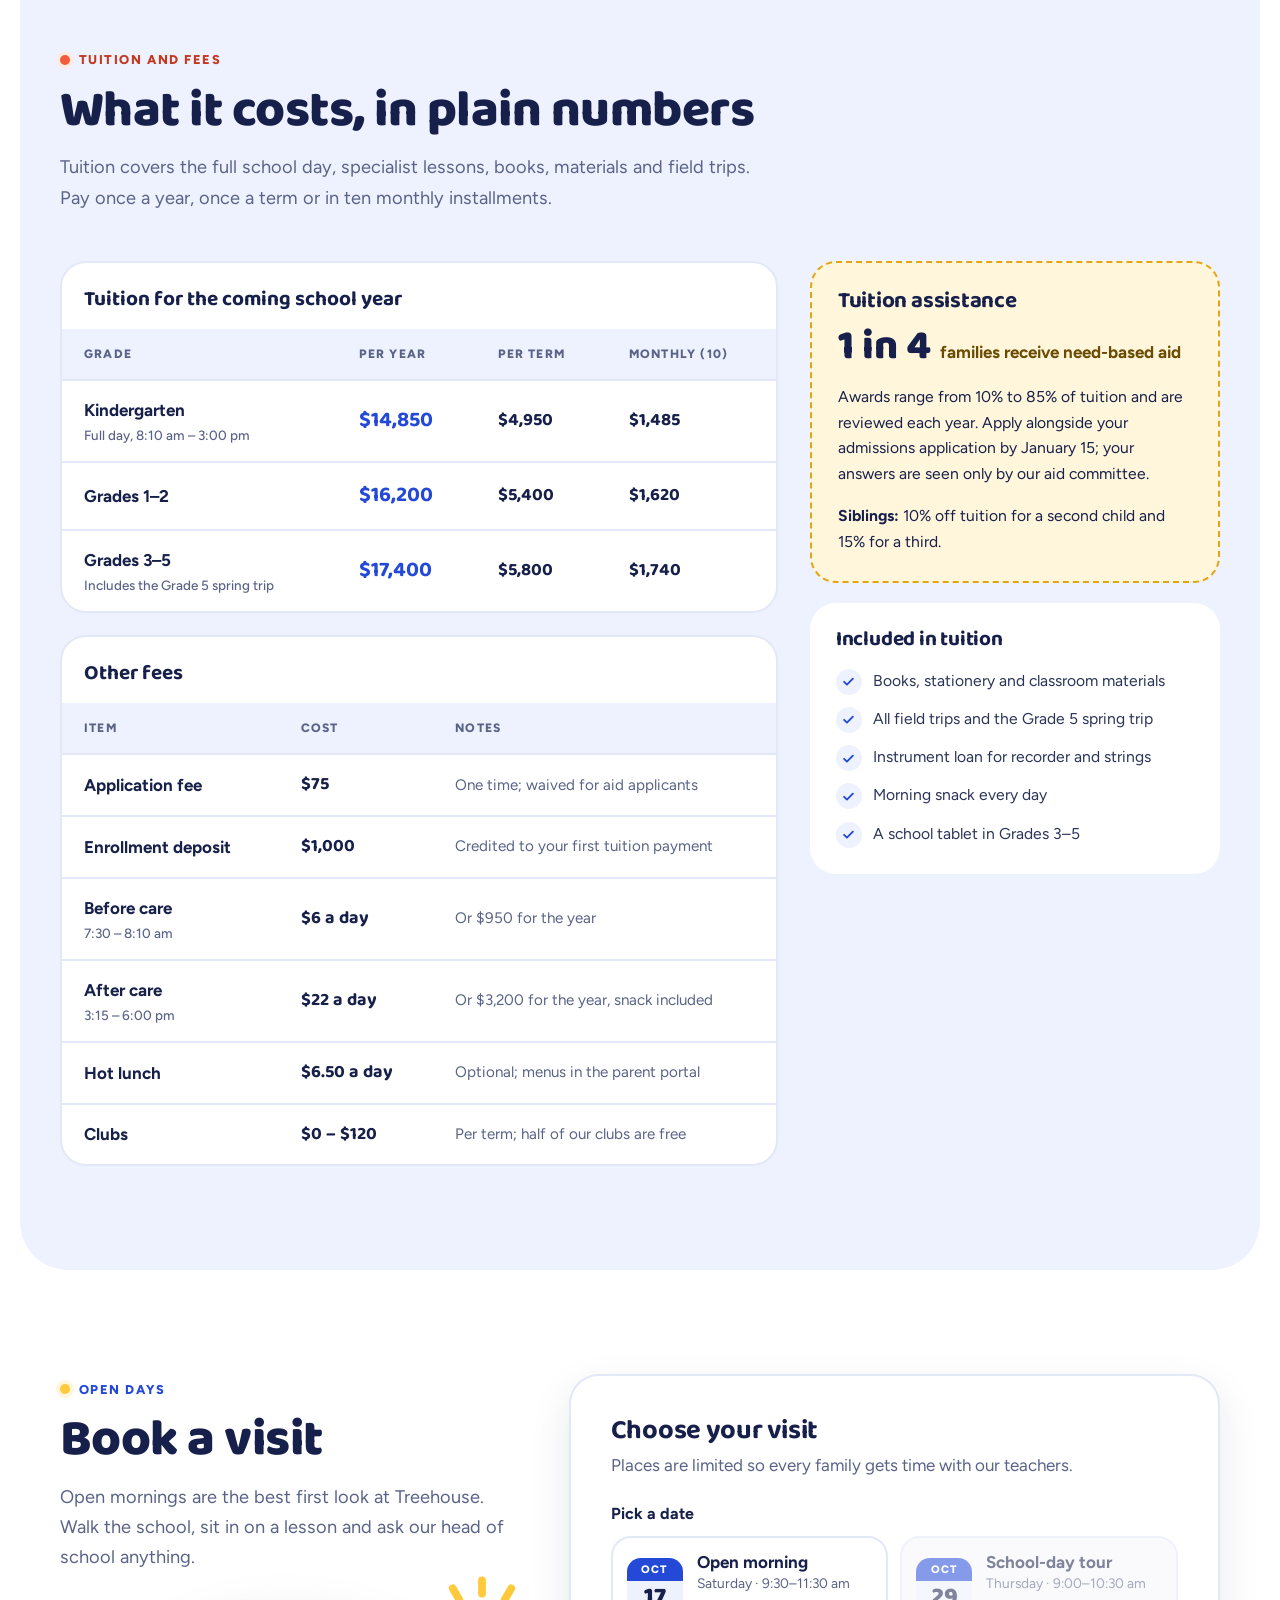
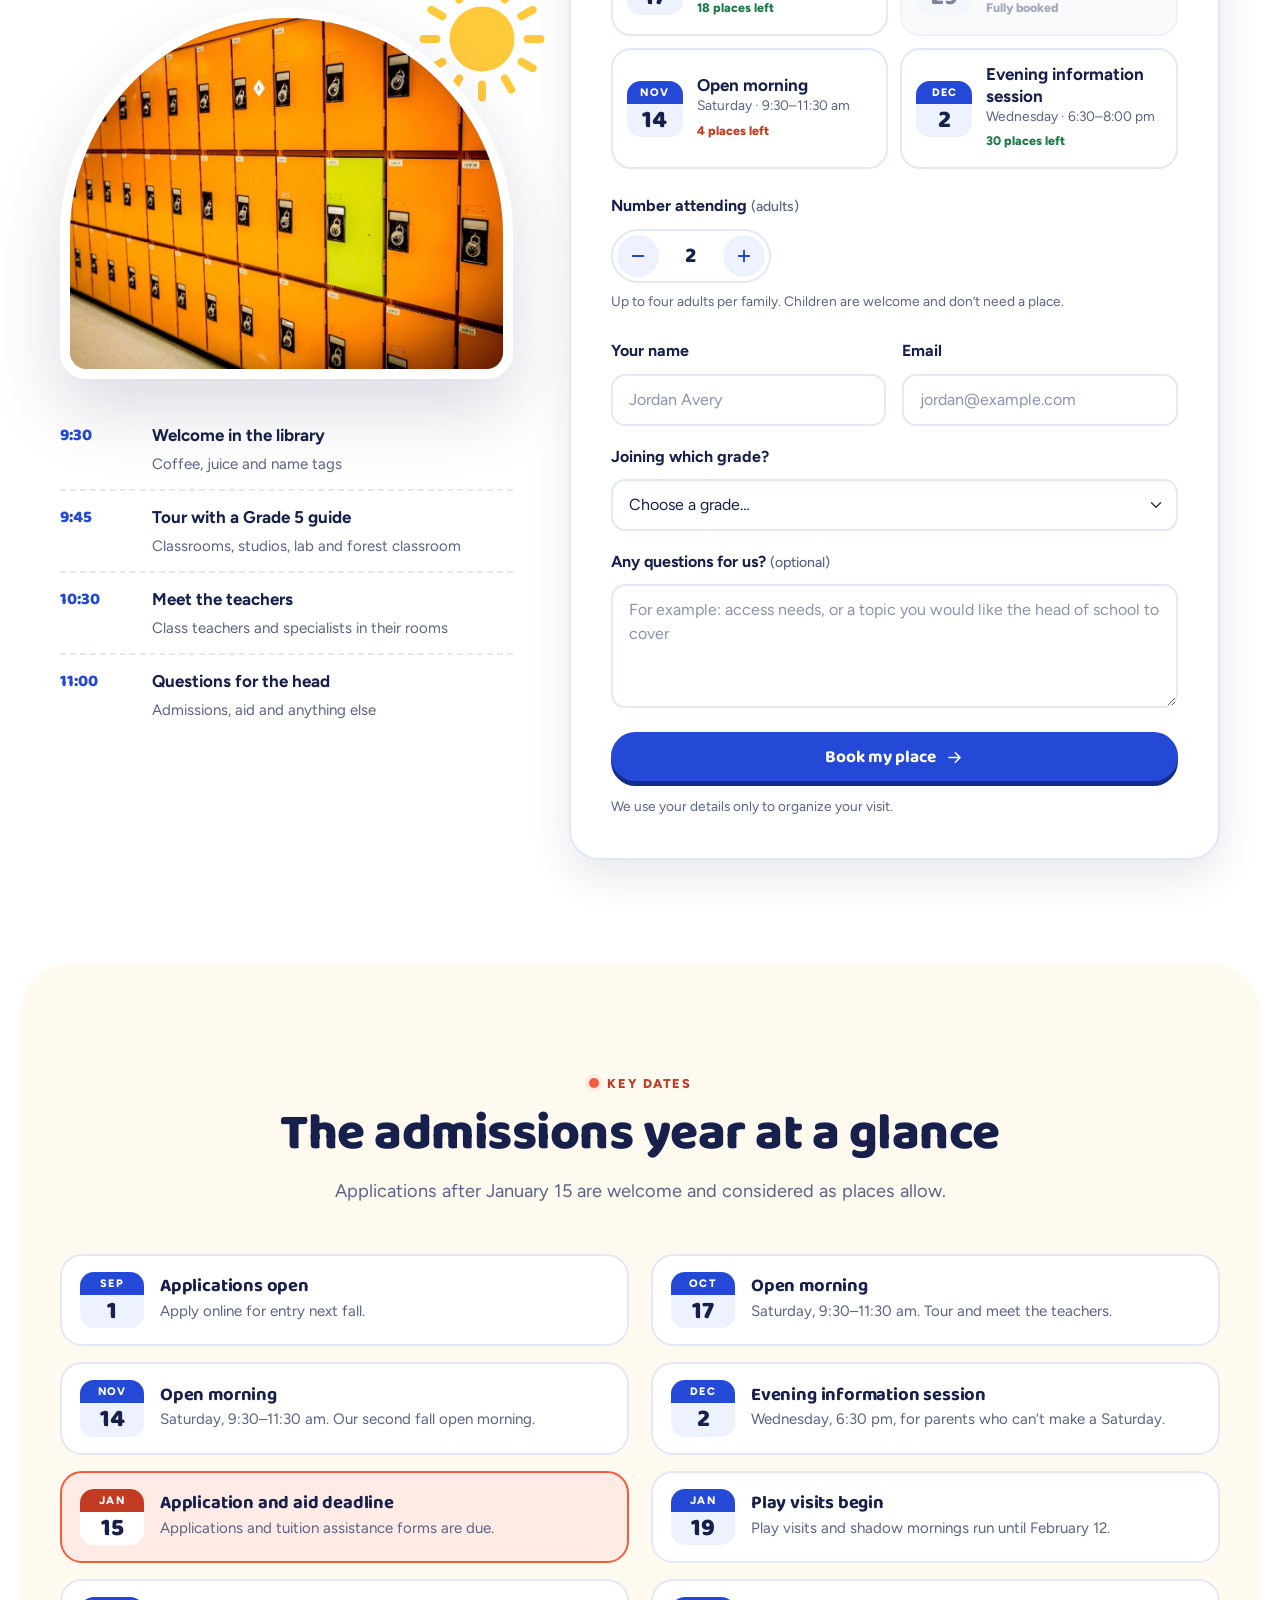
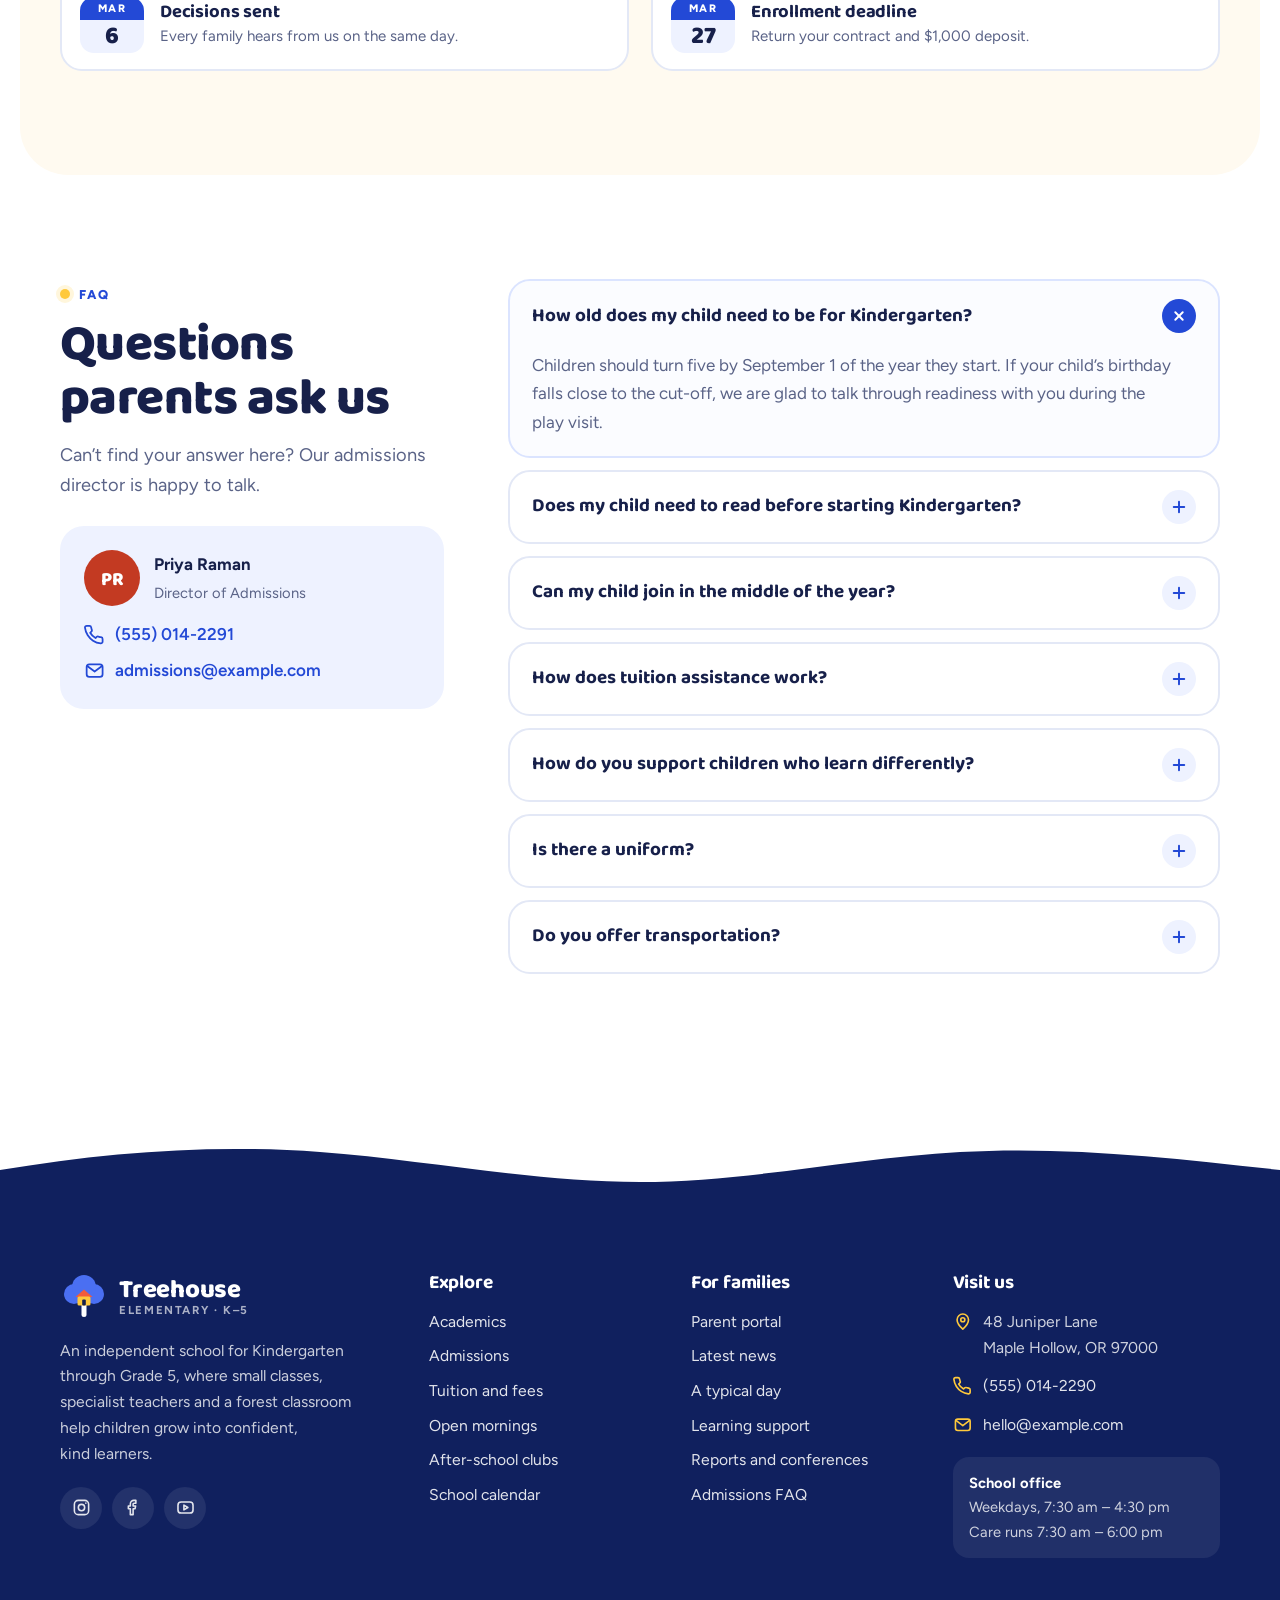
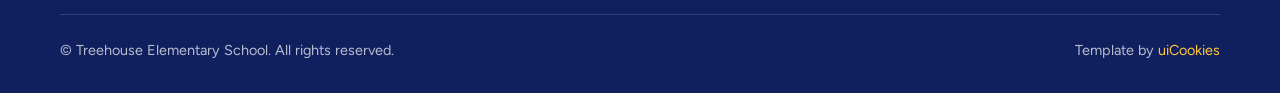
<file: treehouse/admissions.html>
<!DOCTYPE html>
<html lang="en">
<head>
  <script>document.documentElement.classList.add('js')</script>
  <meta charset="utf-8">
  <meta name="viewport" content="width=device-width, initial-scale=1">
  <title>Admissions &mdash; Treehouse Elementary School</title>
  <meta name="description" content="How to join Treehouse Elementary: the admissions process, tuition and fees, open mornings, key dates and answers to common questions.">
  <meta name="theme-color" content="#2349d6">
  <link rel="icon" href="data:image/svg+xml,%3Csvg xmlns='http://www.w3.org/2000/svg' viewBox='0 0 48 48'%3E%3Crect x='21.5' y='30' width='5' height='15' rx='2.5' fill='%2317204a'/%3E%3Ccircle cx='14' cy='22' r='10' fill='%232349d6'/%3E%3Ccircle cx='34' cy='22' r='10' fill='%232349d6'/%3E%3Ccircle cx='24' cy='15' r='12' fill='%232349d6'/%3E%3Cpath d='M15.5 25 24 17.5l8.5 7.5z' fill='%23f25c3d'/%3E%3Crect x='17.5' y='24.5' width='13' height='9' rx='1.5' fill='%23ffc93c'/%3E%3C/svg%3E">

  <link rel="preconnect" href="https://fonts.googleapis.com">
  <link rel="preconnect" href="https://fonts.gstatic.com" crossorigin>
  <link href="https://fonts.googleapis.com/css2?family=Baloo+2:wght@500;600;700;800&family=Figtree:ital,wght@0,400;0,500;0,600;0,700;0,800;1,400&display=swap" rel="stylesheet">

  <link rel="stylesheet" href="css/vendor/bootstrap.min.css">
  <link rel="stylesheet" href="css/style.css">
</head>
<body>
  <a class="skip-link" href="#main">Skip to main content</a>

  <!-- Inline SVG icon sprite (referenced with <use href="#i-name">) -->
  <svg class="icon-sprite" aria-hidden="true" focusable="false">
    <symbol id="i-check" viewBox="0 0 24 24"><path d="M5 12.5l4.5 4.5L19 7.5"/></symbol>
    <symbol id="i-arrow" viewBox="0 0 24 24"><path d="M5 12h14M13 6l6 6-6 6"/></symbol>
    <symbol id="i-cal" viewBox="0 0 24 24"><rect x="3.5" y="5" width="17" height="15" rx="3"/><path d="M3.5 10h17M8 3v4M16 3v4"/></symbol>
    <symbol id="i-phone" viewBox="0 0 24 24"><path d="M21 16.9v3a2 2 0 0 1-2.2 2 19.8 19.8 0 0 1-8.6-3.1 19.5 19.5 0 0 1-6-6A19.8 19.8 0 0 1 1.1 4.2 2 2 0 0 1 3.1 2h3a2 2 0 0 1 2 1.7c.1.9.4 1.9.7 2.8a2 2 0 0 1-.5 2.1L7 9.9a16 16 0 0 0 6 6l1.3-1.3a2 2 0 0 1 2.1-.4c.9.3 1.9.6 2.8.7a2 2 0 0 1 1.8 2z"/></symbol>
    <symbol id="i-mail" viewBox="0 0 24 24"><rect x="3" y="5" width="18" height="14" rx="3"/><path d="m4 7 8 6 8-6"/></symbol>
    <symbol id="i-pin" viewBox="0 0 24 24"><path d="M12 21s-7-6.2-7-11.5A7 7 0 0 1 19 9.5C19 14.8 12 21 12 21z"/><circle cx="12" cy="9.5" r="2.5"/></symbol>
    <symbol id="i-clock" viewBox="0 0 24 24"><circle cx="12" cy="12" r="9"/><path d="M12 7v5l3 2"/></symbol>
    <symbol id="i-users" viewBox="0 0 24 24"><circle cx="9" cy="8" r="3.2"/><path d="M3 19c.6-3.3 3-5 6-5s5.4 1.7 6 5"/><circle cx="17" cy="9" r="2.5"/><path d="M16.5 14c2.4.2 4 1.7 4.5 4.5"/></symbol>
    <symbol id="i-music" viewBox="0 0 24 24"><path d="M9 18V6l11-2v12"/><circle cx="6.5" cy="18" r="2.5"/><circle cx="17.5" cy="16" r="2.5"/></symbol>
    <symbol id="i-palette" viewBox="0 0 24 24"><path d="M12 3a9 9 0 1 0 0 18c1.4 0 2-1 2-2 0-1.4-1.2-1.6-1.2-3 0-1 .8-1.8 1.8-1.8H17a4 4 0 0 0 4-4C21 6.4 17 3 12 3z"/><circle cx="7.5" cy="11" r="1.2"/><circle cx="10" cy="7" r="1.2"/><circle cx="15" cy="7" r="1.2"/></symbol>
    <symbol id="i-ball" viewBox="0 0 24 24"><circle cx="12" cy="12" r="9"/><path d="m12 7.5 4 2.9-1.5 4.7h-5L8 10.4z"/><path d="M12 3v4.5M16 10.4l4.3-1.4M14.5 15.1l2.6 3.7M9.5 15.1l-2.6 3.7M8 10.4 3.7 9"/></symbol>
    <symbol id="i-flask" viewBox="0 0 24 24"><path d="M9 3h6M10 3v6l-5.5 9.5A1.7 1.7 0 0 0 6 21h12a1.7 1.7 0 0 0 1.5-2.5L14 9V3"/><path d="M7.5 15h9"/></symbol>
    <symbol id="i-globe" viewBox="0 0 24 24"><circle cx="12" cy="12" r="9"/><path d="M3 12h18M12 3c2.5 2.6 3.8 5.6 3.8 9s-1.3 6.4-3.8 9c-2.5-2.6-3.8-5.6-3.8-9S9.5 5.6 12 3z"/></symbol>
    <symbol id="i-book" viewBox="0 0 24 24"><path d="M4 19.5V5a2 2 0 0 1 2-2h14v16H6a2 2 0 0 0-2 2 2 2 0 0 0 2 2h14"/><path d="M8 7h8"/></symbol>
    <symbol id="i-sun" viewBox="0 0 24 24"><circle cx="12" cy="12" r="4"/><path d="M12 2v2M12 20v2M4.9 4.9l1.4 1.4M17.7 17.7l1.4 1.4M2 12h2M20 12h2M4.9 19.1l1.4-1.4M17.7 6.3l1.4-1.4"/></symbol>
    <symbol id="i-key" viewBox="0 0 24 24"><circle cx="8" cy="15" r="4"/><path d="m11 12 9-9M16 7l3 3M14 9l2 2"/></symbol>
    <symbol id="i-heart" viewBox="0 0 24 24"><path d="M12 20s-7-4.4-9-9a4.6 4.6 0 0 1 9-3 4.6 4.6 0 0 1 9 3c-2 4.6-9 9-9 9z"/></symbol>
    <symbol id="i-bus" viewBox="0 0 24 24"><rect x="4" y="3" width="16" height="15" rx="3"/><path d="M4 11h16M8 21v-3M16 21v-3M8 14.5h.01M16 14.5h.01"/></symbol>
    <symbol id="i-apple" viewBox="0 0 24 24"><path d="M12 7c-1.5-1-5-1.3-6.5 1.5S5 16 7.5 19c1.3 1.6 2.8 2 4.5 1 1.7 1 3.2.6 4.5-1 2.5-3 3.5-7.7 2-10.5S13.5 6 12 7z"/><path d="M12 7c0-2 1-3.5 3-4"/></symbol>
    <symbol id="i-shirt" viewBox="0 0 24 24"><path d="M8 3 3 6l2 4 2-1v12h10V9l2 1 2-4-5-3c-.5 1.5-2 2.5-4 2.5S8.5 4.5 8 3z"/></symbol>
    <symbol id="i-edit" viewBox="0 0 24 24"><path d="M14 4l6 6L9 21H3v-6z"/><path d="m12.5 5.5 6 6"/></symbol>
    <symbol id="i-pawn" viewBox="0 0 24 24"><circle cx="12" cy="6" r="2.7"/><path d="M9 11h6M10.3 11 9 17h6l-1.3-6M6.5 21h11L16 17H8z"/></symbol>
    <symbol id="i-robot" viewBox="0 0 24 24"><rect x="5" y="8" width="14" height="11" rx="3"/><path d="M12 8V5M9.5 13h.01M14.5 13h.01M9.5 16h5M3 12v3M21 12v3"/><circle cx="12" cy="4" r="1"/></symbol>
    <symbol id="i-code" viewBox="0 0 24 24"><path d="m8 8-4 4 4 4M16 8l4 4-4 4M14 5l-4 14"/></symbol>
    <symbol id="i-mask" viewBox="0 0 24 24"><path d="M4 4h16v7a8 8 0 0 1-16 0z"/><path d="M8.5 9h.01M15.5 9h.01M8.5 13.5c1.8 1.8 5.2 1.8 7 0"/></symbol>
    <symbol id="i-timer" viewBox="0 0 24 24"><circle cx="12" cy="13" r="8"/><path d="M12 9v4l2.5 2M10 2h4"/></symbol>
    <symbol id="i-mic" viewBox="0 0 24 24"><rect x="9" y="3" width="6" height="11" rx="3"/><path d="M5.5 11a6.5 6.5 0 0 0 13 0M12 17.5V21"/></symbol>
    <symbol id="i-scissors" viewBox="0 0 24 24"><circle cx="6" cy="6" r="3"/><circle cx="6" cy="18" r="3"/><path d="M8.1 8.1 20 20M8.1 15.9 20 4"/></symbol>
    <symbol id="i-sprout" viewBox="0 0 24 24"><path d="M12 21v-9"/><path d="M12 12C12 8 9 5.5 4.5 5.5 4.5 10 7.5 12 12 12z"/><path d="M12 14.5c0-3.2 2.4-5.5 7.5-5.5 0 3.8-3 5.5-7.5 5.5z"/></symbol>
    <symbol id="i-chev-l" viewBox="0 0 24 24"><path d="m15 5-7 7 7 7"/></symbol>
    <symbol id="i-chev-r" viewBox="0 0 24 24"><path d="m9 5 7 7-7 7"/></symbol>
    <symbol id="i-plus" viewBox="0 0 24 24"><path d="M12 5v14M5 12h14"/></symbol>
    <symbol id="i-minus" viewBox="0 0 24 24"><path d="M5 12h14"/></symbol>
    <symbol id="i-home" viewBox="0 0 24 24"><path d="M3 11 12 3l9 8M5 9.5V21h14V9.5"/><path d="M10 21v-6h4v6"/></symbol>
    <symbol id="i-chart" viewBox="0 0 24 24"><path d="M4 20V4M4 20h16"/><path d="M8 16v-4M12 16V8M16 16v-6"/></symbol>
    <symbol id="i-clipboard" viewBox="0 0 24 24"><rect x="5" y="4" width="14" height="17" rx="2.5"/><path d="M9 4V3h6v1M9 11h6M9 15h4"/></symbol>
    <symbol id="i-wallet" viewBox="0 0 24 24"><rect x="3" y="6" width="18" height="14" rx="3"/><path d="M3 10h18M16 15h2"/></symbol>
    <symbol id="i-shield" viewBox="0 0 24 24"><path d="M12 3 4.5 6v5.5c0 4.6 3.2 8.2 7.5 9.5 4.3-1.3 7.5-4.9 7.5-9.5V6z"/><path d="m9 12 2 2 4-4"/></symbol>
    <symbol id="i-chat" viewBox="0 0 24 24"><path d="M20 15a3 3 0 0 1-3 3H9l-5 3.5V6a3 3 0 0 1 3-3h10a3 3 0 0 1 3 3z"/></symbol>
    <symbol id="i-trees" viewBox="0 0 24 24"><path d="M8 21v-4M16 21v-3"/><path d="M8 3 3.5 12h3L4 17h8l-2.5-5h3z"/><path d="M16 7l-3.5 6h2l-2 5h7l-2-5h2z"/></symbol>
    <symbol id="i-star" viewBox="0 0 24 24"><path d="m12 3 2.7 5.6 6.1.9-4.4 4.3 1 6.1L12 17l-5.4 2.9 1-6.1L3.2 9.5l6.1-.9z"/></symbol>
    <symbol id="i-bulb" viewBox="0 0 24 24"><path d="M9 18h6M10 21h4M12 3a6 6 0 0 0-3.5 10.9c.6.5 1 1.2 1 2.1h5c0-.9.4-1.6 1-2.1A6 6 0 0 0 12 3z"/></symbol>
    <symbol id="i-cap" viewBox="0 0 24 24"><path d="m2 9 10-5 10 5-10 5z"/><path d="M6 11v5c3 2.5 9 2.5 12 0v-5M22 9v5"/></symbol>
    <symbol id="i-download" viewBox="0 0 24 24"><path d="M12 4v11M7 10l5 5 5-5M5 20h14"/></symbol>
    <symbol id="i-target" viewBox="0 0 24 24"><circle cx="12" cy="12" r="9"/><circle cx="12" cy="12" r="5"/><circle cx="12" cy="12" r="1"/></symbol>
    <symbol id="i-eye" viewBox="0 0 24 24"><path d="M2 12s3.6-7 10-7 10 7 10 7-3.6 7-10 7S2 12 2 12z"/><circle cx="12" cy="12" r="3"/></symbol>
    <symbol id="i-folder" viewBox="0 0 24 24"><path d="M3 7a2 2 0 0 1 2-2h4l2 2h8a2 2 0 0 1 2 2v9a2 2 0 0 1-2 2H5a2 2 0 0 1-2-2z"/></symbol>
    <symbol id="i-spark" viewBox="0 0 24 24"><path d="M12 3c.6 4.6 2.4 6.4 7 7-4.6.6-6.4 2.4-7 7-.6-4.6-2.4-6.4-7-7 4.6-.6 6.4-2.4 7-7z"/><path d="M19 16c.3 1.8 1 2.6 2.8 2.8-1.8.3-2.5 1-2.8 2.8-.3-1.8-1-2.5-2.8-2.8 1.8-.2 2.5-1 2.8-2.8z"/></symbol>
    <symbol id="i-swipe" viewBox="0 0 24 24"><path d="M4 12h16M8 8l-4 4 4 4M16 8l4 4-4 4"/></symbol>
    <symbol id="i-puzzle" viewBox="0 0 24 24"><path d="M5 8h3.5a2.5 2.5 0 1 1 5 0H17v3.5a2.5 2.5 0 1 1 0 5V20H5z"/></symbol>
    <symbol id="i-camera" viewBox="0 0 24 24"><rect x="3" y="3" width="18" height="18" rx="5"/><circle cx="12" cy="12" r="4"/><path d="M17.5 6.5h.01"/></symbol>
    <symbol id="i-fb" viewBox="0 0 24 24"><path d="M15 3h-2.5A4.5 4.5 0 0 0 8 7.5V10H5.5v3.5H8V21h3.5v-7.5H14l.7-3.5h-3.2V7.8c0-.6.5-1.1 1.1-1.1H15z"/></symbol>
    <symbol id="i-play" viewBox="0 0 24 24"><rect x="2.5" y="5" width="19" height="14" rx="4"/><path d="m10 9 5 3-5 3z"/></symbol>
  </svg>

  <!-- ============================ ANNOUNCEMENT ============================ -->
  <div class="announce">
    <div class="container">
      <p>
        <svg class="ico" aria-hidden="true"><use href="#i-sun"/></svg>
        <span>Open mornings on Saturday, October 17 and November 14. <a href="admissions.html#open-days">Book a place</a></span>
      </p>
      <div class="announce-meta">
        <a href="tel:+15550142290"><svg class="ico" aria-hidden="true"><use href="#i-phone"/></svg>(555) 014-2290</a>
        <a href="index.html#portal"><svg class="ico" aria-hidden="true"><use href="#i-key"/></svg>Parent portal</a>
      </div>
    </div>
  </div>

  <!-- ============================ HEADER ============================ -->
  <header class="site-header">
    <nav class="navbar navbar-expand-lg" aria-label="Primary">
      <div class="container">
        <a class="brand" href="index.html" aria-label="Treehouse Elementary School — home">
          <svg class="brand-mark" viewBox="0 0 48 48" aria-hidden="true">
            <rect class="bm-trunk" x="21.5" y="30" width="5" height="15" rx="2.5"/>
            <circle class="bm-canopy" cx="14" cy="22" r="10"/>
            <circle class="bm-canopy" cx="34" cy="22" r="10"/>
            <circle class="bm-canopy" cx="24" cy="15" r="12"/>
            <path class="bm-roof" d="M15.5 25 24 17.5l8.5 7.5z"/>
            <rect class="bm-house" x="17.5" y="24.5" width="13" height="9" rx="1.5"/>
            <rect class="bm-door" x="22.2" y="27.5" width="3.6" height="6" rx="1"/>
          </svg>
          <span class="brand-text">
            <span class="brand-name">Treehouse</span>
            <span class="brand-sub">Elementary &middot; K&ndash;5</span>
          </span>
        </a>

        <button class="navbar-toggler" type="button" data-bs-toggle="collapse" data-bs-target="#primary-nav" aria-controls="primary-nav" aria-expanded="false" aria-label="Open the menu">
          <span class="toggler-bar"></span>
          <span class="toggler-bar"></span>
          <span class="toggler-bar"></span>
        </button>

        <div class="collapse navbar-collapse" id="primary-nav">
          <ul class="navbar-nav nav-menu ms-auto align-items-lg-center">
            <li class="nav-item"><a class="nav-link" href="index.html">Home</a></li>
            <li class="nav-item"><a class="nav-link" href="academics.html">Academics</a></li>
            <li class="nav-item"><a class="nav-link" aria-current="page" href="admissions.html">Admissions</a></li>
            <li class="nav-item"><a class="nav-link" href="index.html#clubs">Clubs</a></li>
            <li class="nav-item"><a class="nav-link" href="index.html#calendar">Calendar</a></li>
            <li class="nav-item"><a class="nav-link" href="index.html#news">News</a></li>
            <li class="nav-item"><a class="btn-pop btn-pop-sm nav-cta" href="admissions.html#open-days">Book a visit</a></li>
          </ul>
        </div>
      </div>
    </nav>
  </header>

  <main id="main">

    <!-- ============================ PAGE HERO ============================ -->
    <section class="page-hero" aria-labelledby="page-title">
      <div class="container">
        <div class="page-hero-grid">
          <div>
            <nav class="crumbs" aria-label="Breadcrumb">
              <ol>
                <li><a href="index.html">Home</a></li>
                <li aria-current="page">Admissions</li>
              </ol>
            </nav>
            <span class="kicker">Admissions</span>
            <h1 id="page-title">Joining Treehouse starts with a <span class="scribble">visit<svg viewBox="0 0 300 20" preserveAspectRatio="none" aria-hidden="true"><path d="M4 14C60 5 118 3 170 9s92 8 126-3" fill="none" stroke="currentColor" stroke-width="8" stroke-linecap="round"/></svg></span></h1>
            <p class="hero-lead">We welcome about 40 new children each year, most into Kindergarten, with a handful of places in Grades 1 to 5. Here is how admissions works, what it costs and how to book a visit.</p>
            <ul class="hero-facts">
              <li><svg class="ico" aria-hidden="true"><use href="#i-cap"/></svg>Entry to K&ndash;5</li>
              <li><svg class="ico" aria-hidden="true"><use href="#i-cal"/></svg>Apply by January 15</li>
              <li><svg class="ico" aria-hidden="true"><use href="#i-heart"/></svg>1 in 4 families receive aid</li>
            </ul>
            <div class="hero-actions">
              <a class="btn-pop btn-pop-sun" href="#open-days">Book an open morning <svg class="ico" aria-hidden="true"><use href="#i-arrow"/></svg></a>
              <a class="btn-pop btn-pop-line" href="#tuition">Tuition and fees</a>
            </div>
          </div>
          <div class="page-hero-media">
            <div class="shape shape-sun" aria-hidden="true"><svg viewBox="0 0 200 200"><g fill="currentColor"><circle cx="100" cy="100" r="50"/><rect x="94" y="4" width="12" height="32" rx="6" transform="rotate(0 100 100)"/><rect x="94" y="4" width="12" height="32" rx="6" transform="rotate(30 100 100)"/><rect x="94" y="4" width="12" height="32" rx="6" transform="rotate(60 100 100)"/><rect x="94" y="4" width="12" height="32" rx="6" transform="rotate(90 100 100)"/><rect x="94" y="4" width="12" height="32" rx="6" transform="rotate(120 100 100)"/><rect x="94" y="4" width="12" height="32" rx="6" transform="rotate(150 100 100)"/><rect x="94" y="4" width="12" height="32" rx="6" transform="rotate(180 100 100)"/><rect x="94" y="4" width="12" height="32" rx="6" transform="rotate(210 100 100)"/><rect x="94" y="4" width="12" height="32" rx="6" transform="rotate(240 100 100)"/><rect x="94" y="4" width="12" height="32" rx="6" transform="rotate(270 100 100)"/><rect x="94" y="4" width="12" height="32" rx="6" transform="rotate(300 100 100)"/><rect x="94" y="4" width="12" height="32" rx="6" transform="rotate(330 100 100)"/></g></svg></div>
            <div class="shape shape-dots" aria-hidden="true"></div>
            <div class="arch">
              <img src="img/building.jpg" alt="A white clapboard schoolhouse with a green roof and a small porch" width="1600" height="900" fetchpriority="high">
            </div>
            <div class="sticker" aria-hidden="true"><div><strong>40</strong><span>places a year</span></div></div>
          </div>
        </div>
      </div>
    </section>

    <!-- ============================ PROCESS ============================ -->
    <section class="section" id="process" aria-labelledby="process-title">
      <div class="container">
        <div class="section-head center">
          <span class="kicker reveal">Admissions process</span>
          <h2 id="process-title" class="section-title reveal d1">Five friendly steps</h2>
          <p class="section-lead reveal d1">No entrance exams and no interviews for five-year-olds. We want to get to know your child, and for your family to get to know us.</p>
        </div>
        <ol class="steps">
          <li class="step reveal">
            <span class="step-num" aria-hidden="true">1</span>
            <h3>Visit</h3>
            <p>Come to an open morning or book a school-day tour to see classes in action.</p>
            <span class="pill">October to December</span>
          </li>
          <li class="step reveal d1">
            <span class="step-num" aria-hidden="true">2</span>
            <h3>Apply</h3>
            <p>Complete the online form and pay the $75 fee, which is waived for aid applicants.</p>
            <span class="pill pill-sun">By January 15</span>
          </li>
          <li class="step reveal d2">
            <span class="step-num" aria-hidden="true">3</span>
            <h3>Play visit</h3>
            <p>Your child spends a relaxed morning with us: small-group play for Kindergarten, a shadow morning in class for Grades 1&ndash;5.</p>
            <span class="pill pill-tomato">January and February</span>
          </li>
          <li class="step reveal d1">
            <span class="step-num" aria-hidden="true">4</span>
            <h3>Decision</h3>
            <p>Letters go out on the same day to every family, with aid awards included.</p>
            <span class="pill">March 6</span>
          </li>
          <li class="step reveal d2">
            <span class="step-num" aria-hidden="true">5</span>
            <h3>Enroll</h3>
            <p>Return your enrollment contract and deposit, then join us for the new families&rsquo; picnic.</p>
            <span class="pill pill-sun">By March 27</span>
          </li>
        </ol>
      </div>
    </section>

    <!-- ============================ TUITION ============================ -->
    <section class="section band band-sky" id="tuition" aria-labelledby="tuition-title">
      <div class="container">
        <div class="section-head">
          <span class="kicker kicker-tomato reveal">Tuition and fees</span>
          <h2 id="tuition-title" class="section-title reveal d1">What it costs, in plain numbers</h2>
          <p class="section-lead reveal d1">Tuition covers the full school day, specialist lessons, books, materials and field trips. Pay once a year, once a term or in ten monthly installments.</p>
        </div>

        <div class="fees-grid">
          <div>
            <div class="table-card reveal">
              <table class="fee-table fee-stack">
                  <caption id="tuition-caption">Tuition for the coming school year</caption>
                  <thead>
                    <tr><th scope="col">Grade</th><th scope="col">Per year</th><th scope="col">Per term</th><th scope="col">Monthly (10)</th></tr>
                  </thead>
                  <tbody>
                    <tr><th scope="row">Kindergarten<small>Full day, 8:10 am &ndash; 3:00 pm</small></th><td class="num big" data-label="Per year">$14,850</td><td class="num" data-label="Per term">$4,950</td><td class="num" data-label="Monthly">$1,485</td></tr>
                    <tr><th scope="row">Grades 1&ndash;2</th><td class="num big" data-label="Per year">$16,200</td><td class="num" data-label="Per term">$5,400</td><td class="num" data-label="Monthly">$1,620</td></tr>
                    <tr><th scope="row">Grades 3&ndash;5<small>Includes the Grade 5 spring trip</small></th><td class="num big" data-label="Per year">$17,400</td><td class="num" data-label="Per term">$5,800</td><td class="num" data-label="Monthly">$1,740</td></tr>
                  </tbody>
                </table>
            </div>

            <div class="table-card reveal">
              <table class="fee-table fee-stack fee-stack-2">
                  <caption id="fees-caption">Other fees</caption>
                  <thead>
                    <tr><th scope="col">Item</th><th scope="col">Cost</th><th scope="col">Notes</th></tr>
                  </thead>
                  <tbody>
                    <tr><th scope="row">Application fee</th><td class="num">$75</td><td class="muted">One time; waived for aid applicants</td></tr>
                    <tr><th scope="row">Enrollment deposit</th><td class="num">$1,000</td><td class="muted">Credited to your first tuition payment</td></tr>
                    <tr><th scope="row">Before care<small>7:30 &ndash; 8:10 am</small></th><td class="num">$6 a day</td><td class="muted">Or $950 for the year</td></tr>
                    <tr><th scope="row">After care<small>3:15 &ndash; 6:00 pm</small></th><td class="num">$22 a day</td><td class="muted">Or $3,200 for the year, snack included</td></tr>
                    <tr><th scope="row">Hot lunch</th><td class="num">$6.50 a day</td><td class="muted">Optional; menus in the parent portal</td></tr>
                    <tr><th scope="row">Clubs</th><td class="num">$0 &ndash; $120</td><td class="muted">Per term; half of our clubs are free</td></tr>
                  </tbody>
                </table>
            </div>
          </div>

          <div class="fee-aside">
            <div class="aid-card reveal">
              <h3>Tuition assistance</h3>
              <div class="aid-stat"><strong>1 in 4</strong><span>families receive need-based aid</span></div>
              <p>Awards range from 10% to 85% of tuition and are reviewed each year. Apply alongside your admissions application by January 15; your answers are seen only by our aid committee.</p>
              <p><strong>Siblings:</strong> 10% off tuition for a second child and 15% for a third.</p>
            </div>
            <div class="included reveal d1">
              <h3>Included in tuition</h3>
              <ul class="check-list">
                <li><span class="tick"><svg class="ico" aria-hidden="true"><use href="#i-check"/></svg></span>Books, stationery and classroom materials</li>
                <li><span class="tick"><svg class="ico" aria-hidden="true"><use href="#i-check"/></svg></span>All field trips and the Grade 5 spring trip</li>
                <li><span class="tick"><svg class="ico" aria-hidden="true"><use href="#i-check"/></svg></span>Instrument loan for recorder and strings</li>
                <li><span class="tick"><svg class="ico" aria-hidden="true"><use href="#i-check"/></svg></span>Morning snack every day</li>
                <li><span class="tick"><svg class="ico" aria-hidden="true"><use href="#i-check"/></svg></span>A school tablet in Grades 3&ndash;5</li>
              </ul>
            </div>
          </div>
        </div>
      </div>
    </section>

    <!-- ============================ OPEN DAYS BOOKING ============================ -->
    <section class="section" id="open-days" aria-labelledby="open-days-title">
      <div class="container">
        <div class="book-grid">
          <div>
            <span class="kicker reveal">Open days</span>
            <h2 id="open-days-title" class="section-title reveal d1">Book a visit</h2>
            <p class="section-lead reveal d1">Open mornings are the best first look at Treehouse. Walk the school, sit in on a lesson and ask our head of school anything.</p>
            <div class="book-media reveal">
              <div class="shape shape-sun" aria-hidden="true"><svg viewBox="0 0 200 200"><g fill="currentColor"><circle cx="100" cy="100" r="50"/><rect x="94" y="4" width="12" height="32" rx="6" transform="rotate(0 100 100)"/><rect x="94" y="4" width="12" height="32" rx="6" transform="rotate(30 100 100)"/><rect x="94" y="4" width="12" height="32" rx="6" transform="rotate(60 100 100)"/><rect x="94" y="4" width="12" height="32" rx="6" transform="rotate(90 100 100)"/><rect x="94" y="4" width="12" height="32" rx="6" transform="rotate(120 100 100)"/><rect x="94" y="4" width="12" height="32" rx="6" transform="rotate(150 100 100)"/><rect x="94" y="4" width="12" height="32" rx="6" transform="rotate(180 100 100)"/><rect x="94" y="4" width="12" height="32" rx="6" transform="rotate(210 100 100)"/><rect x="94" y="4" width="12" height="32" rx="6" transform="rotate(240 100 100)"/><rect x="94" y="4" width="12" height="32" rx="6" transform="rotate(270 100 100)"/><rect x="94" y="4" width="12" height="32" rx="6" transform="rotate(300 100 100)"/><rect x="94" y="4" width="12" height="32" rx="6" transform="rotate(330 100 100)"/></g></svg></div>
              <div class="arch"><img src="img/openday.jpg" alt="A row of bright orange school lockers with one yellow locker" width="1000" height="820" loading="lazy"></div>
            </div>
            <ol class="visit-plan">
              <li><time>9:30</time><div><strong>Welcome in the library</strong><span>Coffee, juice and name tags</span></div></li>
              <li><time>9:45</time><div><strong>Tour with a Grade 5 guide</strong><span>Classrooms, studios, lab and forest classroom</span></div></li>
              <li><time>10:30</time><div><strong>Meet the teachers</strong><span>Class teachers and specialists in their rooms</span></div></li>
              <li><time>11:00</time><div><strong>Questions for the head</strong><span>Admissions, aid and anything else</span></div></li>
            </ol>
          </div>

          <div class="form-card reveal d1">
            <h3>Choose your visit</h3>
            <p>Places are limited so every family gets time with our teachers.</p>
            <form data-validate novalidate data-booking>
              <div class="form-success" role="status" tabindex="-1">
                <div class="badge-ok" aria-hidden="true"><svg class="ico"><use href="#i-check"/></svg></div>
                <h4>Thank you<span data-summary="name"></span></h4>
                <p>We have your request for <strong data-summary="visit">your chosen date</strong>, <strong data-summary="count">2 adults</strong>.</p>
                <p class="small-note">Demo form: nothing is sent until you connect it to a form service.</p>
                <button class="btn-pop btn-pop-line btn-pop-sm" type="button" data-form-reset>Book another visit</button>
              </div>

              <div class="form-fields">
                <fieldset class="field-group" data-required-group aria-describedby="bk-date-err">
                  <legend>Pick a date</legend>
                  <div class="date-options">
                    <label class="date-opt">
                      <input type="radio" name="visit" value="Saturday, October 17">
                      <span class="date-card">
                        <span class="date-chip" aria-hidden="true"><span class="m">Oct</span><span class="d">17</span></span>
                        <span><strong>Open morning</strong><span class="sub">Saturday &middot; 9:30&ndash;11:30 am</span><span class="spots">18 places left</span></span>
                      </span>
                    </label>
                    <label class="date-opt">
                      <input type="radio" name="visit" value="Thursday, October 29" disabled>
                      <span class="date-card">
                        <span class="date-chip" aria-hidden="true"><span class="m">Oct</span><span class="d">29</span></span>
                        <span><strong>School-day tour</strong><span class="sub">Thursday &middot; 9:00&ndash;10:30 am</span><span class="spots full">Fully booked</span></span>
                      </span>
                    </label>
                    <label class="date-opt">
                      <input type="radio" name="visit" value="Saturday, November 14">
                      <span class="date-card">
                        <span class="date-chip" aria-hidden="true"><span class="m">Nov</span><span class="d">14</span></span>
                        <span><strong>Open morning</strong><span class="sub">Saturday &middot; 9:30&ndash;11:30 am</span><span class="spots low">4 places left</span></span>
                      </span>
                    </label>
                    <label class="date-opt">
                      <input type="radio" name="visit" value="Wednesday, December 2">
                      <span class="date-card">
                        <span class="date-chip" aria-hidden="true"><span class="m">Dec</span><span class="d">2</span></span>
                        <span><strong>Evening information session</strong><span class="sub">Wednesday &middot; 6:30&ndash;8:00 pm</span><span class="spots">30 places left</span></span>
                      </span>
                    </label>
                  </div>
                  <span class="field-error" id="bk-date-err">Please pick a date for your visit.</span>
                </fieldset>

                <div class="mb-4">
                  <label class="form-label" for="bk-count">Number attending <span class="opt">(adults)</span></label>
                  <div>
                    <div class="stepper" data-stepper>
                      <button class="js-only" type="button" data-step="-1" aria-label="One fewer adult"><svg class="ico" aria-hidden="true"><use href="#i-minus"/></svg></button>
                      <input type="number" id="bk-count" name="count" value="2" min="1" max="4" inputmode="numeric" aria-describedby="bk-count-help">
                      <button class="js-only" type="button" data-step="1" aria-label="One more adult"><svg class="ico" aria-hidden="true"><use href="#i-plus"/></svg></button>
                    </div>
                  </div>
                  <span class="field-help" id="bk-count-help">Up to four adults per family. Children are welcome and don&rsquo;t need a place.</span>
                </div>

                <div class="row g-3 mb-3">
                  <div class="col-sm-6">
                    <label class="form-label" for="bk-name">Your name</label>
                    <input class="form-control" type="text" id="bk-name" name="name" autocomplete="name" placeholder="Jordan Avery" data-required aria-describedby="bk-name-err">
                    <span class="field-error" id="bk-name-err">Please enter your name.</span>
                  </div>
                  <div class="col-sm-6">
                    <label class="form-label" for="bk-email">Email</label>
                    <input class="form-control" type="email" id="bk-email" name="email" autocomplete="email" placeholder="jordan@example.com" data-required aria-describedby="bk-email-err">
                    <span class="field-error" id="bk-email-err">Please enter a valid email address.</span>
                  </div>
                </div>

                <div class="mb-3">
                  <label class="form-label" for="bk-grade">Joining which grade?</label>
                  <select class="form-select" id="bk-grade" name="grade" data-required aria-describedby="bk-grade-err">
                    <option value="">Choose a grade&hellip;</option>
                    <option>Kindergarten</option>
                    <option>Grade 1</option>
                    <option>Grade 2</option>
                    <option>Grade 3</option>
                    <option>Grade 4</option>
                    <option>Grade 5</option>
                    <option>Not sure yet</option>
                  </select>
                  <span class="field-error" id="bk-grade-err">Please choose a grade.</span>
                </div>

                <div class="mb-4">
                  <label class="form-label" for="bk-questions">Any questions for us? <span class="opt">(optional)</span></label>
                  <textarea class="form-control" id="bk-questions" name="questions" rows="4" placeholder="For example: access needs, or a topic you would like the head of school to cover"></textarea>
                </div>

                <button class="btn-pop w-100" type="submit">Book my place <svg class="ico" aria-hidden="true"><use href="#i-arrow"/></svg></button>
                <p class="form-note">We use your details only to organize your visit.</p>
              </div>
            </form>
          </div>
        </div>
      </div>
    </section>

    <!-- ============================ KEY DATES ============================ -->
    <section class="section band band-cream" id="key-dates" aria-labelledby="dates-title">
      <div class="container">
        <div class="section-head center">
          <span class="kicker kicker-tomato reveal">Key dates</span>
          <h2 id="dates-title" class="section-title reveal d1">The admissions year at a glance</h2>
          <p class="section-lead reveal d1">Applications after January 15 are welcome and considered as places allow.</p>
        </div>
        <ol class="kd-grid">
          <li class="kd-item reveal"><span class="date-chip" aria-hidden="true"><span class="m">Sep</span><span class="d">1</span></span><div><h3>Applications open</h3><p>Apply online for entry next fall.</p></div></li>
          <li class="kd-item reveal d1"><span class="date-chip" aria-hidden="true"><span class="m">Oct</span><span class="d">17</span></span><div><h3>Open morning</h3><p>Saturday, 9:30&ndash;11:30 am. Tour and meet the teachers.</p></div></li>
          <li class="kd-item reveal"><span class="date-chip" aria-hidden="true"><span class="m">Nov</span><span class="d">14</span></span><div><h3>Open morning</h3><p>Saturday, 9:30&ndash;11:30 am. Our second fall open morning.</p></div></li>
          <li class="kd-item reveal d1"><span class="date-chip" aria-hidden="true"><span class="m">Dec</span><span class="d">2</span></span><div><h3>Evening information session</h3><p>Wednesday, 6:30 pm, for parents who can&rsquo;t make a Saturday.</p></div></li>
          <li class="kd-item hl reveal"><span class="date-chip" aria-hidden="true"><span class="m">Jan</span><span class="d">15</span></span><div><h3>Application and aid deadline</h3><p>Applications and tuition assistance forms are due.</p></div></li>
          <li class="kd-item reveal d1"><span class="date-chip" aria-hidden="true"><span class="m">Jan</span><span class="d">19</span></span><div><h3>Play visits begin</h3><p>Play visits and shadow mornings run until February 12.</p></div></li>
          <li class="kd-item reveal"><span class="date-chip" aria-hidden="true"><span class="m">Mar</span><span class="d">6</span></span><div><h3>Decisions sent</h3><p>Every family hears from us on the same day.</p></div></li>
          <li class="kd-item reveal d1"><span class="date-chip" aria-hidden="true"><span class="m">Mar</span><span class="d">27</span></span><div><h3>Enrollment deadline</h3><p>Return your contract and $1,000 deposit.</p></div></li>
        </ol>
      </div>
    </section>

    <!-- ============================ FAQ ============================ -->
    <section class="section" id="faq" aria-labelledby="faq-title">
      <div class="container">
        <div class="faq-grid">
          <div>
            <span class="kicker reveal">FAQ</span>
            <h2 id="faq-title" class="section-title reveal d1">Questions parents ask us</h2>
            <p class="section-lead reveal d1">Can&rsquo;t find your answer here? Our admissions director is happy to talk.</p>
            <div class="contact-card reveal">
              <div class="who"><span class="avatar avatar-tomato" aria-hidden="true">PR</span><div><strong>Priya Raman</strong><span>Director of Admissions</span></div></div>
              <ul>
                <li><svg class="ico" aria-hidden="true"><use href="#i-phone"/></svg><a href="tel:+15550142291">(555) 014-2291</a></li>
                <li><svg class="ico" aria-hidden="true"><use href="#i-mail"/></svg><a href="mailto:admissions@example.com">admissions@example.com</a></li>
              </ul>
            </div>
          </div>

          <div class="faq-list">
            <details class="faq-item reveal" open>
              <summary>How old does my child need to be for Kindergarten?<span class="plus" aria-hidden="true"><svg class="ico"><use href="#i-plus"/></svg></span></summary>
              <div class="faq-body"><p>Children should turn five by September 1 of the year they start. If your child&rsquo;s birthday falls close to the cut-off, we are glad to talk through readiness with you during the play visit.</p></div>
            </details>
            <details class="faq-item reveal">
              <summary>Does my child need to read before starting Kindergarten?<span class="plus" aria-hidden="true"><svg class="ico"><use href="#i-plus"/></svg></span></summary>
              <div class="faq-body"><p>No. Children arrive at every stage, from not yet knowing letters to reading picture books. Our small phonics groups meet each child where they are.</p></div>
            </details>
            <details class="faq-item reveal">
              <summary>Can my child join in the middle of the year?<span class="plus" aria-hidden="true"><svg class="ico"><use href="#i-plus"/></svg></span></summary>
              <div class="faq-body"><p>Yes, when a place is open. Mid-year applicants visit for a shadow morning, and we usually give a decision within two weeks.</p></div>
            </details>
            <details class="faq-item reveal">
              <summary>How does tuition assistance work?<span class="plus" aria-hidden="true"><svg class="ico"><use href="#i-plus"/></svg></span></summary>
              <div class="faq-body"><p>Aid is based on need, not merit. You complete a short confidential form with your application, and awards are sent with your admissions decision. About one family in four receives help.</p></div>
            </details>
            <details class="faq-item reveal">
              <summary>How do you support children who learn differently?<span class="plus" aria-hidden="true"><svg class="ico"><use href="#i-plus"/></svg></span></summary>
              <div class="faq-body"><p>Our learning support team includes a reading specialist, a math interventionist and a counselor, with visiting speech and occupational therapists. Please share any reports with us; they help us plan, and they are never a barrier to admission.</p></div>
            </details>
            <details class="faq-item reveal">
              <summary>Is there a uniform?<span class="plus" aria-hidden="true"><svg class="ico"><use href="#i-plus"/></svg></span></summary>
              <div class="faq-body"><p>No uniform. We ask for clothes that can get muddy in the forest classroom, and a Treehouse T-shirt for field trips, which comes free with enrollment.</p></div>
            </details>
            <details class="faq-item reveal">
              <summary>Do you offer transportation?<span class="plus" aria-hidden="true"><svg class="ico"><use href="#i-plus"/></svg></span></summary>
              <div class="faq-body"><p>Two morning bus routes serve Maple Hollow and Cedar Falls, and one afternoon route leaves at 3:10 pm. Route maps are in the parent portal.</p></div>
            </details>
          </div>
        </div>
      </div>
    </section>

  </main>

  <!-- ============================ FOOTER ============================ -->
  <footer class="site-footer">
    <svg class="footer-wave" viewBox="0 0 1440 46" preserveAspectRatio="none" aria-hidden="true"><path fill="currentColor" d="M0 46V26C120 8 240 0 360 8s240 30 360 30 240-24 360-30 240 6 360 18v20z"/></svg>
    <div class="container">
      <div class="footer-grid">
        <div>
          <a class="brand" href="index.html" aria-label="Treehouse Elementary School — home">
            <svg class="brand-mark" viewBox="0 0 48 48" aria-hidden="true">
              <rect class="bm-trunk" x="21.5" y="30" width="5" height="15" rx="2.5"/>
              <circle class="bm-canopy" cx="14" cy="22" r="10"/>
              <circle class="bm-canopy" cx="34" cy="22" r="10"/>
              <circle class="bm-canopy" cx="24" cy="15" r="12"/>
              <path class="bm-roof" d="M15.5 25 24 17.5l8.5 7.5z"/>
              <rect class="bm-house" x="17.5" y="24.5" width="13" height="9" rx="1.5"/>
              <rect class="bm-door" x="22.2" y="27.5" width="3.6" height="6" rx="1"/>
            </svg>
            <span class="brand-text">
              <span class="brand-name">Treehouse</span>
              <span class="brand-sub">Elementary &middot; K&ndash;5</span>
            </span>
          </a>
          <p>An independent school for Kindergarten through Grade 5, where small classes, specialist teachers and a forest classroom help children grow into confident, kind learners.</p>
          <div class="socials">
            <a href="#" aria-label="Treehouse on Instagram"><svg class="ico" aria-hidden="true"><use href="#i-camera"/></svg></a>
            <a href="#" aria-label="Treehouse on Facebook"><svg class="ico" aria-hidden="true"><use href="#i-fb"/></svg></a>
            <a href="#" aria-label="Treehouse on YouTube"><svg class="ico" aria-hidden="true"><use href="#i-play"/></svg></a>
          </div>
        </div>

        <nav aria-label="Explore">
          <h2 class="footer-title">Explore</h2>
          <ul class="footer-links">
            <li><a href="academics.html">Academics</a></li>
            <li><a href="admissions.html">Admissions</a></li>
            <li><a href="admissions.html#tuition">Tuition and fees</a></li>
            <li><a href="admissions.html#open-days">Open mornings</a></li>
            <li><a href="index.html#clubs">After-school clubs</a></li>
            <li><a href="index.html#calendar">School calendar</a></li>
          </ul>
        </nav>

        <nav aria-label="For families">
          <h2 class="footer-title">For families</h2>
          <ul class="footer-links">
            <li><a href="index.html#portal">Parent portal</a></li>
            <li><a href="index.html#news">Latest news</a></li>
            <li><a href="academics.html#timetable">A typical day</a></li>
            <li><a href="academics.html#support">Learning support</a></li>
            <li><a href="academics.html#assessment">Reports and conferences</a></li>
            <li><a href="admissions.html#faq">Admissions FAQ</a></li>
          </ul>
        </nav>

        <div>
          <h2 class="footer-title">Visit us</h2>
          <ul class="footer-contact">
            <li><svg class="ico" aria-hidden="true"><use href="#i-pin"/></svg><span>48 Juniper Lane<br>Maple Hollow, OR 97000</span></li>
            <li><svg class="ico" aria-hidden="true"><use href="#i-phone"/></svg><a href="tel:+15550142290">(555) 014-2290</a></li>
            <li><svg class="ico" aria-hidden="true"><use href="#i-mail"/></svg><a href="mailto:hello@example.com">hello@example.com</a></li>
          </ul>
          <p class="footer-hours"><strong>School office</strong><br>Weekdays, <span class="nowrap">7:30 am &ndash; 4:30 pm</span><br>Care runs <span class="nowrap">7:30 am &ndash; 6:00 pm</span></p>
        </div>
      </div>

      <div class="footer-bottom">
        <p>&copy; Treehouse Elementary School. All rights reserved.</p>
        <p>Template by <a href="https://uicookies.com/">uiCookies</a></p>
      </div>
    </div>
  </footer>

  <script src="js/vendor/bootstrap.bundle.min.js"></script>
  <script src="js/main.js"></script>
</body>
</html>
</file>
